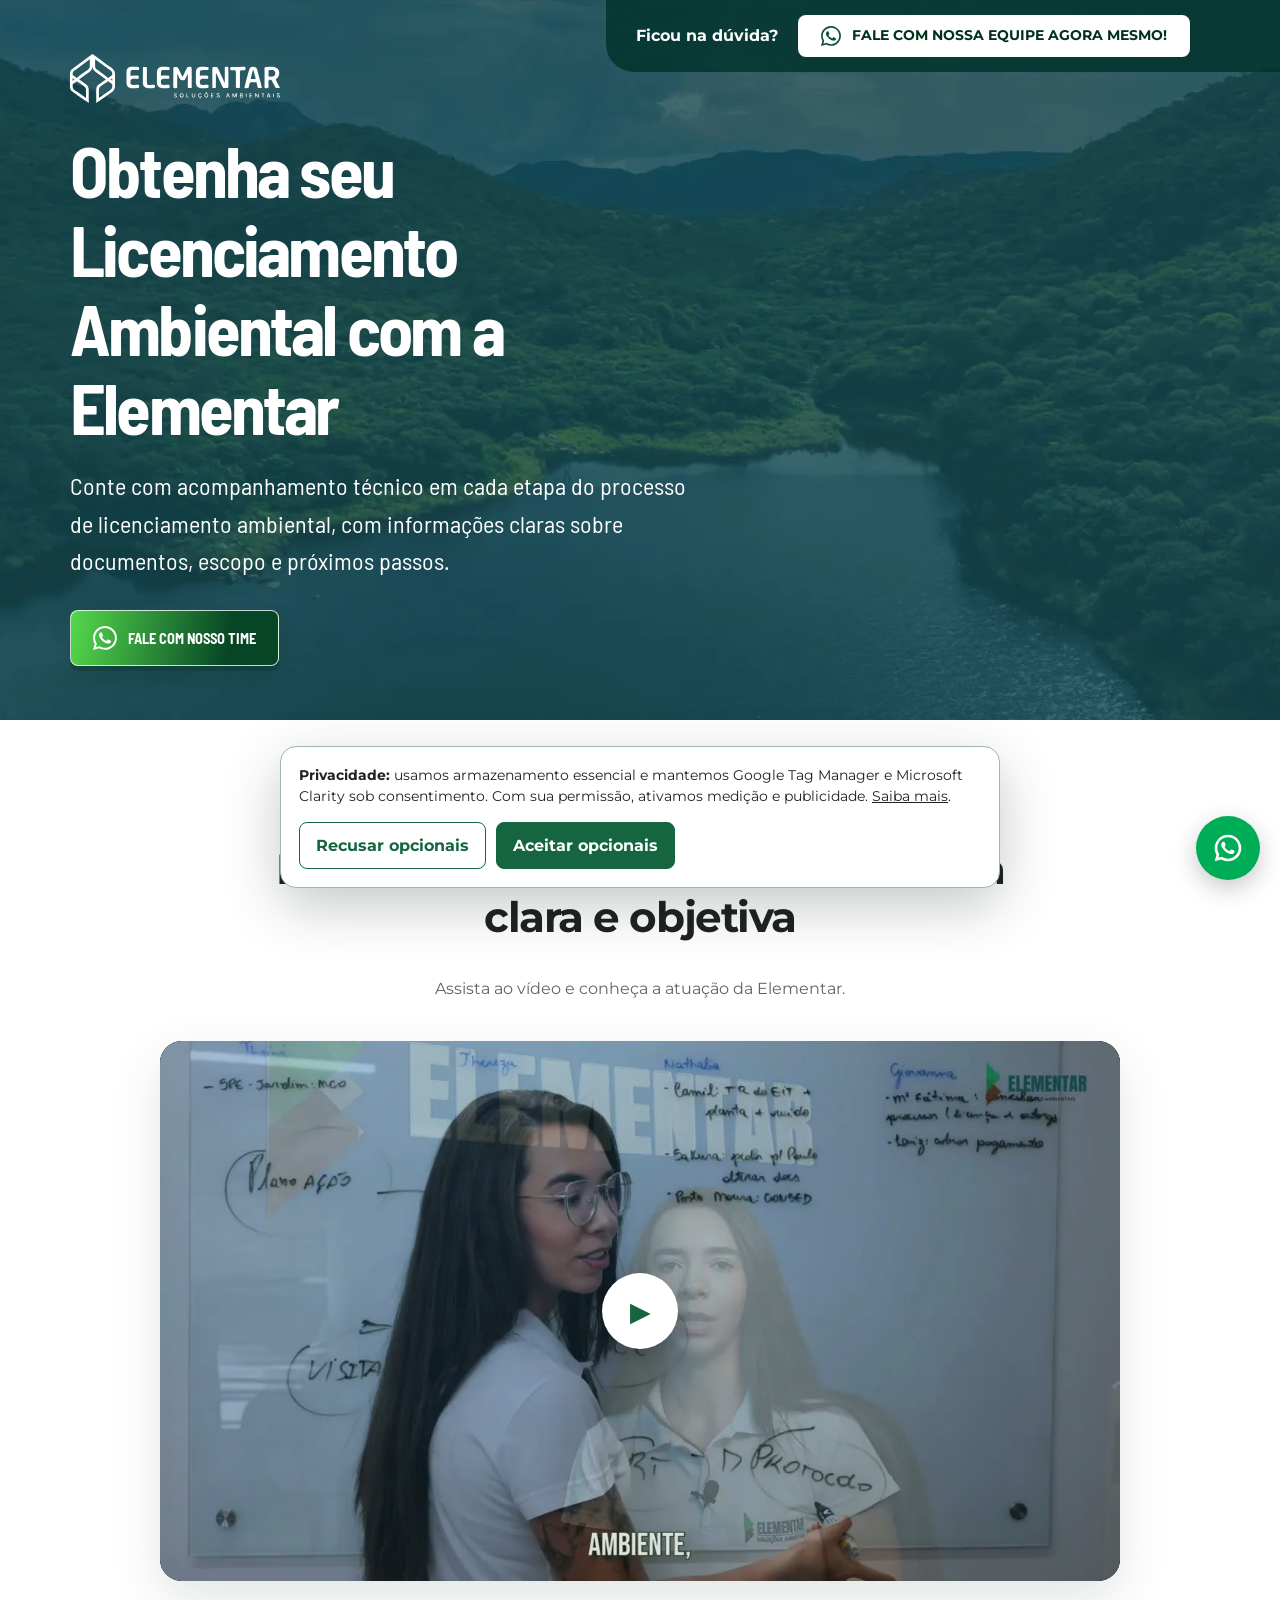
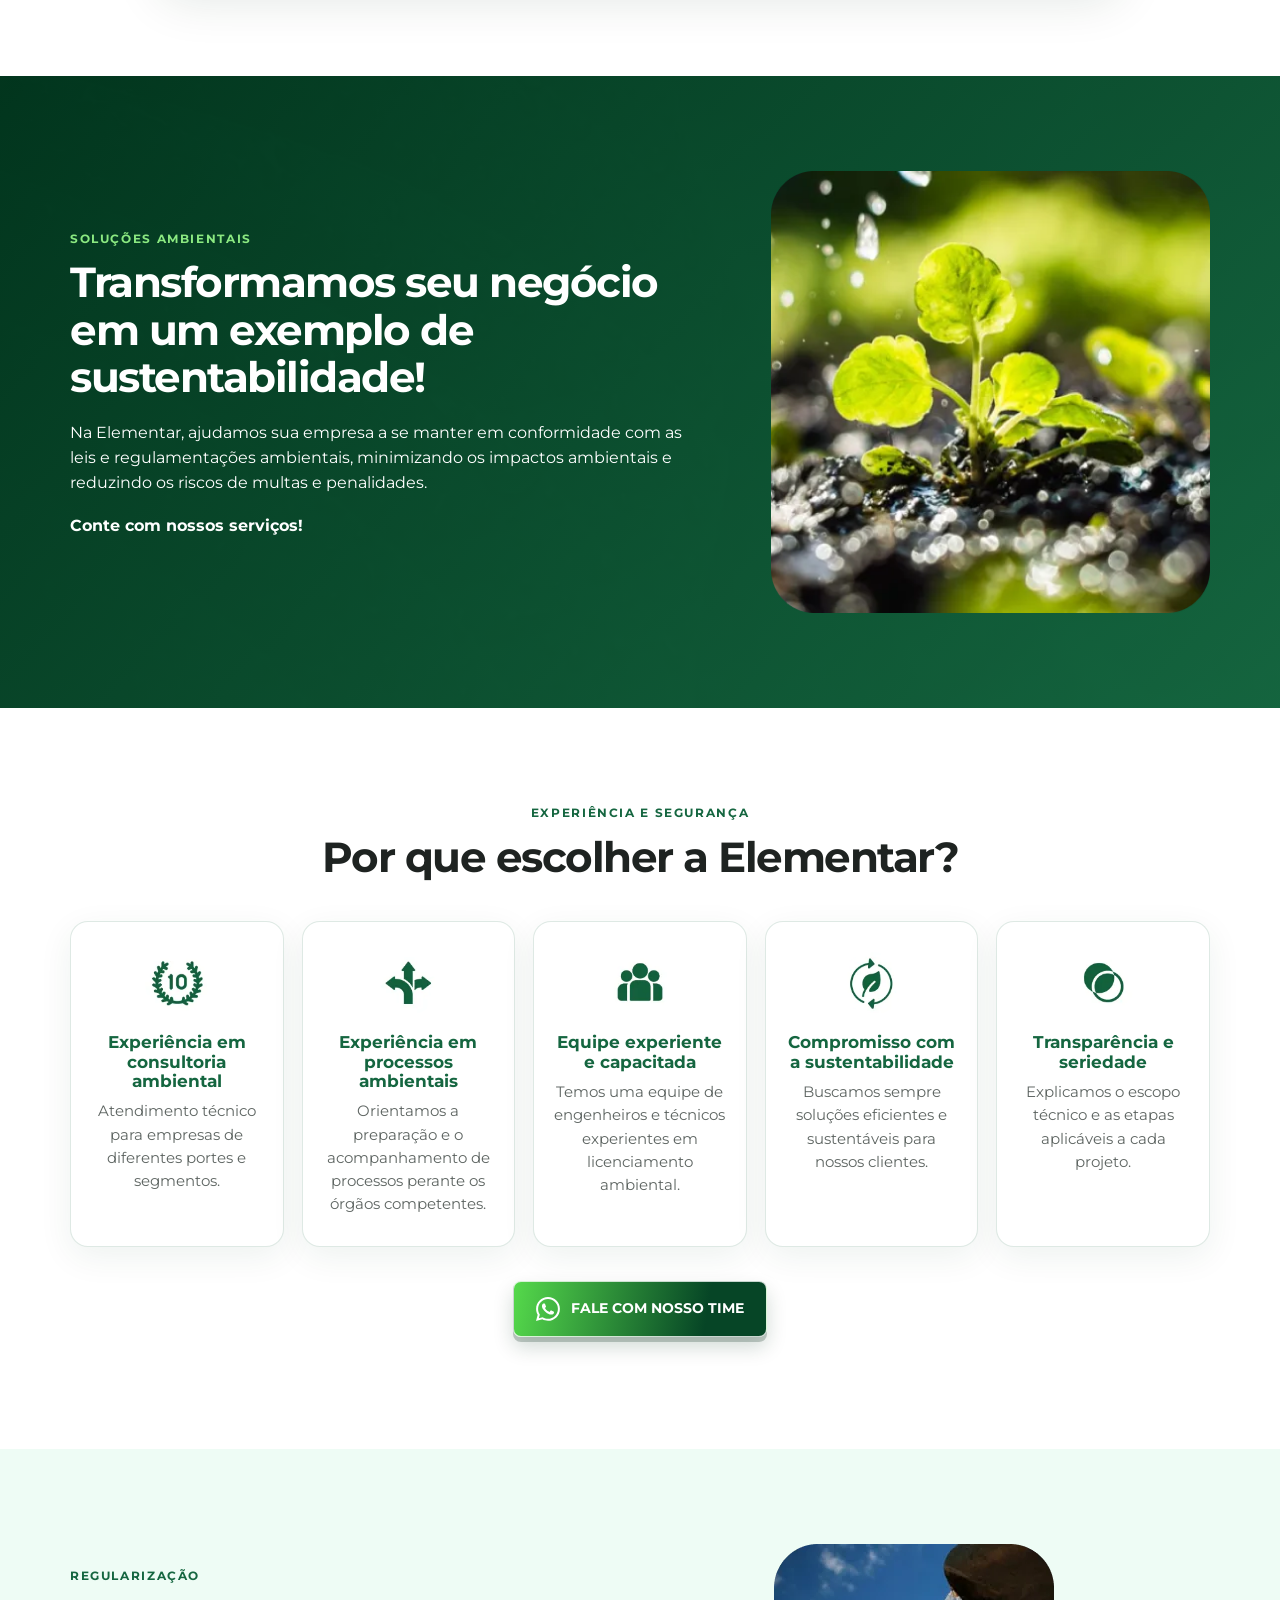
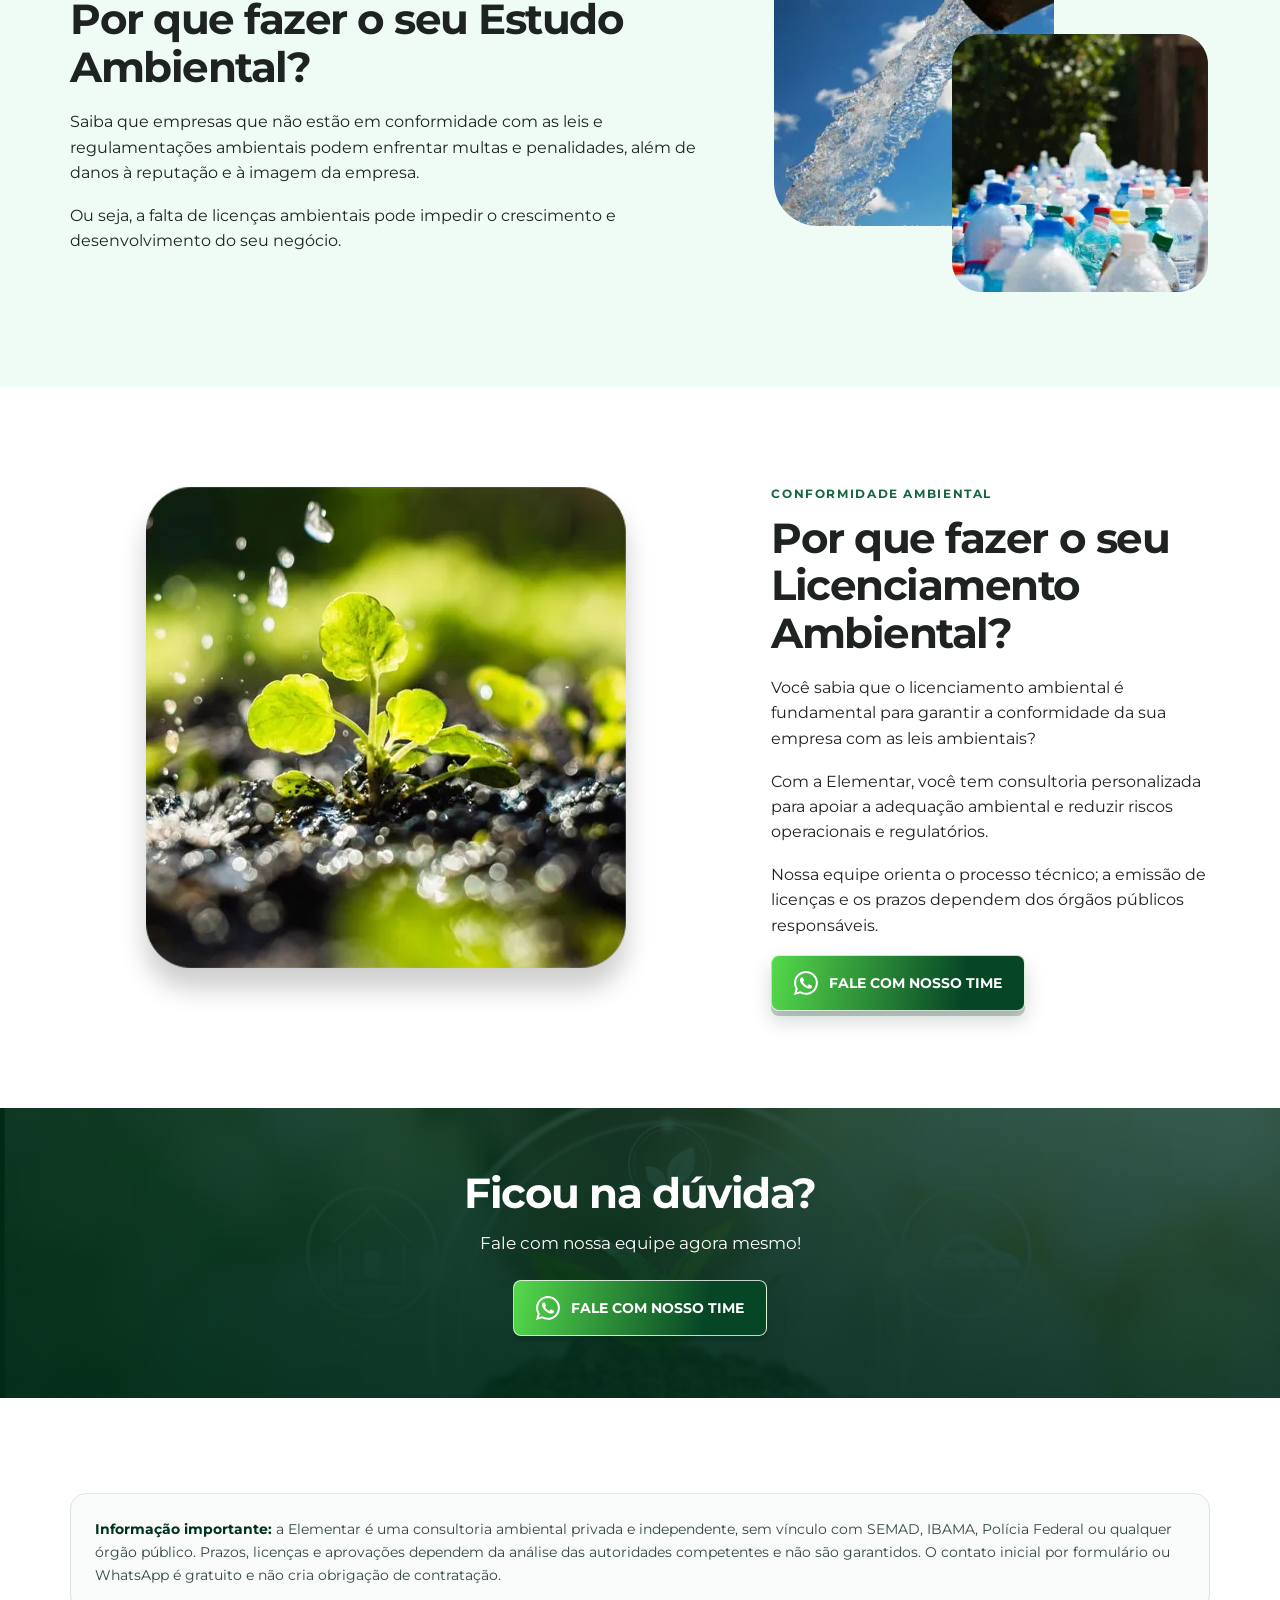
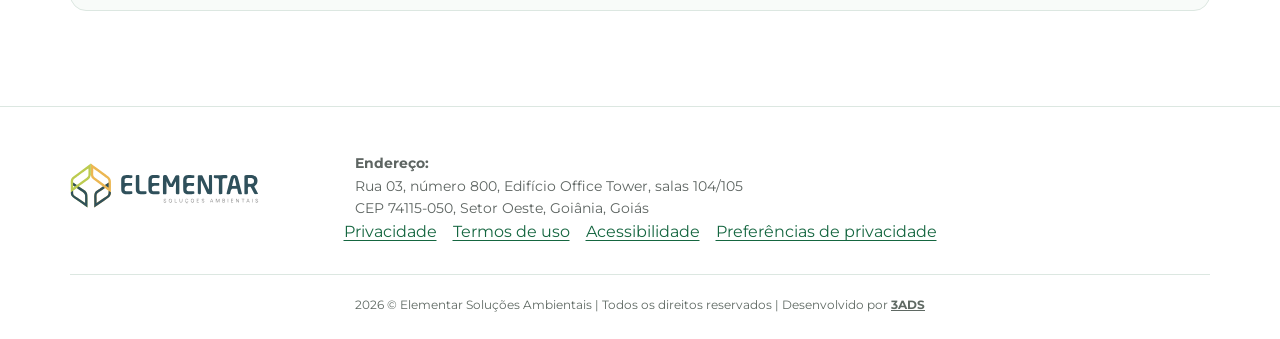
<file: licenciamento-ambiental-video/index.html>
<!doctype html><html data-gtm="GTM-TFSKCFTX" lang="pt-BR"><head><meta charset="utf-8"><meta content="width=device-width,initial-scale=1" name="viewport"><script>window.dataLayer=window.dataLayer||[],window.gtag=window.gtag||function(){window.dataLayer.push(arguments)},window.gtag("consent","default",{ad_storage:"denied",analytics_storage:"denied",ad_user_data:"denied",ad_personalization:"denied",functionality_storage:"granted",security_storage:"granted",wait_for_update:500}),function(e,a,t,n){e[n]=e[n]||[],e[n].push({"gtm.start":(new Date).getTime(),event:"gtm.js"});var d=a.getElementsByTagName(t)[0],i=a.createElement(t);i.async=!0,i.src="https://www.googletagmanager.com/gtm.js?id=GTM-TFSKCFTX",d.parentNode.insertBefore(i,d)}(window,document,"script","dataLayer")</script><title>Licenciamento ambiental: assista e entenda | Elementar</title><meta content="Assista e entenda como funciona o processo de licenciamento ambiental com a Elementar. Agilidade, transparência e suporte especializado." name="description"><link href="https://elementarla.com.br/licenciamento-ambiental-video/" rel="canonical"><meta content="website" property="og:type"><meta content="pt_BR" property="og:locale"><meta content="Licenciamento ambiental: assista e entenda | Elementar" property="og:title"><meta content="Entenda o licenciamento ambiental com a equipe especializada da Elementar." property="og:description"><meta content="https://elementarla.com.br/licenciamento-ambiental-video/" property="og:url"><meta content="https://elementarla.com.br/assets/images/hero-video.webp" property="og:image"><meta content="summary_large_image" name="twitter:card"><link href="../assets/images/favicon-elementar.svg" rel="icon" type="image/svg+xml"><link href="../assets/fonts/barlow-semi-condensed-700.woff2" rel="preload" as="font" crossorigin type="font/woff2"><link href="../assets/images/hero-video.webp" rel="preload" as="image"><link href="../assets/css/style.css?v=20260928-2" rel="stylesheet"><link href="../assets/css/tintim-button.css?v=20260928" rel="stylesheet"><script type="application/ld+json">{
        "@context": "https://schema.org",
        "@graph": [
          {
            "@type": "Service",
            "name": "Licenciamento ambiental",
            "provider": {
              "@type": "ProfessionalService",
              "name": "Elementar Soluções Ambientais",
              "url": "https://elementarla.com.br/"
            },
            "url": "https://elementarla.com.br/licenciamento-ambiental-video/"
          },
          {
            "@type": "VideoObject",
            "name": "Licenciamento ambiental com a Elementar",
            "description": "Vídeo sobre o processo de licenciamento ambiental.",
            "thumbnailUrl": "https://elementarla.com.br/assets/images/video-licenciamento.webp",
            "embedUrl": "https://www.youtube-nocookie.com/embed/WjKR6ADMZjU"
          }
        ]
      }</script></head><body><noscript><iframe src="https://www.googletagmanager.com/ns.html?id=GTM-TFSKCFTX" height="0" width="0" class="gtm-noscript" title="Google Tag Manager"></iframe></noscript><script>!function(t,a){if(!t.tt){t.tt=t.tt||{};var e=a.getElementsByTagName("head")[0],c=a.createElement("script");c.async=1,c.src="https://s.tintim.app/static/core/tintim-1.0.js",e.appendChild(c)}t.tt.accountCode="a0baf5ef-be3a-4a68-a04f-abd4ca4504fe"}(window,document)</script><a class="tintim-whatsapp-float" href="https://spar.3ads.com.br/l/atendimento-elementar-ywjd" target="_blank" rel="noopener noreferrer" aria-label="Falar com a Elementar pelo WhatsApp"><svg xmlns="http://www.w3.org/2000/svg" viewBox="0 0 24 24" fill="#fff" width="32" height="32" aria-hidden="true" focusable="false"><path d="M7.25361 18.4944L7.97834 18.917C9.18909 19.623 10.5651 20 12.001 20C16.4193 20 20.001 16.4183 20.001 12C20.001 7.58172 16.4193 4 12.001 4C7.5827 4 4.00098 7.58172 4.00098 12C4.00098 13.4363 4.37821 14.8128 5.08466 16.0238L5.50704 16.7478L4.85355 19.1494L7.25361 18.4944ZM2.00516 22L3.35712 17.0315C2.49494 15.5536 2.00098 13.8345 2.00098 12C2.00098 6.47715 6.47813 2 12.001 2C17.5238 2 22.001 6.47715 22.001 12C22.001 17.5228 17.5238 22 12.001 22C10.1671 22 8.44851 21.5064 6.97086 20.6447L2.00516 22ZM8.39232 7.30833C8.5262 7.29892 8.66053 7.29748 8.79459 7.30402C8.84875 7.30758 8.90265 7.31384 8.95659 7.32007C9.11585 7.33846 9.29098 7.43545 9.34986 7.56894C9.64818 8.24536 9.93764 8.92565 10.2182 9.60963C10.2801 9.76062 10.2428 9.95633 10.125 10.1457C10.0652 10.2428 9.97128 10.379 9.86248 10.5183C9.74939 10.663 9.50599 10.9291 9.50599 10.9291C9.50599 10.9291 9.40738 11.0473 9.44455 11.1944C9.45903 11.25 9.50521 11.331 9.54708 11.3991C9.57027 11.4368 9.5918 11.4705 9.60577 11.4938C9.86169 11.9211 10.2057 12.3543 10.6259 12.7616C10.7463 12.8783 10.8631 12.9974 10.9887 13.108C11.457 13.5209 11.9868 13.8583 12.559 14.1082L12.5641 14.1105C12.6486 14.1469 12.692 14.1668 12.8157 14.2193C12.8781 14.2457 12.9419 14.2685 13.0074 14.2858C13.0311 14.292 13.0554 14.2955 13.0798 14.2972C13.2415 14.3069 13.335 14.2032 13.3749 14.1555C14.0984 13.279 14.1646 13.2218 14.1696 13.2222V13.2238C14.2647 13.1236 14.4142 13.0888 14.5476 13.097C14.6085 13.1007 14.6691 13.1124 14.7245 13.1377C15.2563 13.3803 16.1258 13.7587 16.1258 13.7587L16.7073 14.0201C16.8047 14.0671 16.8936 14.1778 16.8979 14.2854C16.9005 14.3523 16.9077 14.4603 16.8838 14.6579C16.8525 14.9166 16.7738 15.2281 16.6956 15.3913C16.6406 15.5058 16.5694 15.6074 16.4866 15.6934C16.3743 15.81 16.2909 15.8808 16.1559 15.9814C16.0737 16.0426 16.0311 16.0714 16.0311 16.0714C15.8922 16.159 15.8139 16.2028 15.6484 16.2909C15.391 16.428 15.1066 16.5068 14.8153 16.5218C14.6296 16.5313 14.4444 16.5447 14.2589 16.5347C14.2507 16.5342 13.6907 16.4482 13.6907 16.4482C12.2688 16.0742 10.9538 15.3736 9.85034 14.402C9.62473 14.2034 9.4155 13.9885 9.20194 13.7759C8.31288 12.8908 7.63982 11.9364 7.23169 11.0336C7.03043 10.5884 6.90299 10.1116 6.90098 9.62098C6.89729 9.01405 7.09599 8.4232 7.46569 7.94186C7.53857 7.84697 7.60774 7.74855 7.72709 7.63586C7.85348 7.51651 7.93392 7.45244 8.02057 7.40811C8.13607 7.34902 8.26293 7.31742 8.39232 7.30833Z"/></svg> </a><a href="#conteudo" class="skip-link">Ir para o conteúdo</a><main id="conteudo"><section class="hero hero--video"><div class="floating-cta"><p>Ficou na dúvida?</p><a href="https://spar.3ads.com.br/l/atendimento-elementar-ywjd" target="_blank" class="button button--compact" rel="noopener noreferrer"><img alt="" height="24" src="../assets/images/whatsapp.svg" width="24" class="wa-icon" aria-hidden="true">Fale com nossa equipe agora mesmo!</a></div><div class="container hero__grid"><div class="hero__copy"><img alt="Elementar Soluções Ambientais" height="512" src="../assets/images/logo-elementar-branca.svg" width="2081" class="hero__logo"><h1>Obtenha seu Licenciamento Ambiental com a Elementar</h1><p class="hero__lead">Conte com acompanhamento técnico em cada etapa do processo de licenciamento ambiental, com informações claras sobre documentos, escopo e próximos passos.</p><a href="https://spar.3ads.com.br/l/atendimento-elementar-ywjd" target="_blank" class="button" rel="noopener noreferrer"><img alt="" height="24" src="../assets/images/whatsapp.svg" width="24" class="wa-icon" aria-hidden="true">Fale com nosso time</a></div></div></section><section class="section"><div class="container"><div class="reveal section-title"><span class="eyebrow">Entenda o processo</span><h2>Licenciamento ambiental de forma clara e objetiva</h2><p>Assista ao vídeo e conheça a atuação da Elementar.</p></div><div class="reveal video-frame"><button type="button" class="video-poster" aria-label="Reproduzir vídeo sobre licenciamento ambiental" data-title="Licenciamento ambiental com a Elementar" data-youtube="WjKR6ADMZjU"><img alt="Capa do vídeo sobre licenciamento ambiental" height="720" src="../assets/images/video-licenciamento.webp" width="1280"></button></div></div></section><section class="section section--green"><div class="container split"><div class="reveal split__copy"><span class="eyebrow">Soluções ambientais</span><h2>Transformamos seu negócio em um exemplo de sustentabilidade!</h2><p>Na Elementar, ajudamos sua empresa a se manter em conformidade com as leis e regulamentações ambientais, minimizando os impactos ambientais e reduzindo os riscos de multas e penalidades.</p><p><strong>Conte com nossos serviços!</strong></p></div><img alt="Muda representando sustentabilidade ambiental" height="446" src="../assets/images/muda-sustentabilidade.webp" width="443" class="reveal split__media" loading="lazy"></div></section><section class="section"><div class="container"><div class="reveal section-title"><span class="eyebrow">Experiência e segurança</span><h2>Por que escolher a Elementar?</h2></div><div class="benefit-grid"><article class="reveal benefit-card"><img alt="Ícone de experiência" height="99" src="../assets/images/beneficio-1.webp" width="99" loading="lazy"><h3>Experiência em consultoria ambiental</h3><p>Atendimento técnico para empresas de diferentes portes e segmentos.</p></article><article class="reveal benefit-card"><img alt="Ícone de processo" height="99" src="../assets/images/beneficio-2.webp" width="100" loading="lazy"><h3>Experiência em processos ambientais</h3><p>Orientamos a preparação e o acompanhamento de processos perante os órgãos competentes.</p></article><article class="reveal benefit-card"><img alt="Ícone de equipe" height="99" src="../assets/images/beneficio-3.webp" width="100" loading="lazy"><h3>Equipe experiente e capacitada</h3><p>Temos uma equipe de engenheiros e técnicos experientes em licenciamento ambiental.</p></article><article class="reveal benefit-card"><img alt="Ícone de sustentabilidade" height="99" src="../assets/images/beneficio-4.webp" width="100" loading="lazy"><h3>Compromisso com a sustentabilidade</h3><p>Buscamos sempre soluções eficientes e sustentáveis para nossos clientes.</p></article><article class="reveal benefit-card"><img alt="Ícone de transparência" height="99" src="../assets/images/beneficio-5.webp" width="100" loading="lazy"><h3>Transparência e seriedade</h3><p>Explicamos o escopo técnico e as etapas aplicáveis a cada projeto.</p></article></div><p class="center mt-34"><a href="https://spar.3ads.com.br/l/atendimento-elementar-ywjd" target="_blank" class="button" rel="noopener noreferrer"><img alt="" height="24" src="../assets/images/whatsapp.svg" width="24" class="wa-icon" aria-hidden="true">Fale com nosso time</a></p></div></section><section class="section section--soft"><div class="container split"><div class="reveal split__copy"><span class="eyebrow">Regularização</span><h2>Por que fazer o seu Estudo Ambiental?</h2><p>Saiba que empresas que não estão em conformidade com as leis e regulamentações ambientais podem enfrentar multas e penalidades, além de danos à reputação e à imagem da empresa.</p><p>Ou seja, a falta de licenças ambientais pode impedir o crescimento e desenvolvimento do seu negócio.</p></div><img alt="Água e gestão de resíduos ambientais" height="348" src="../assets/images/agua-residuos.webp" width="434" class="reveal split__media" loading="lazy"></div></section><section class="section"><div class="container split split--reverse"><img alt="Atendimento especializado em licenciamento ambiental" height="531" src="../assets/images/licenciamento-ambiental.webp" width="530" class="reveal feature-image" loading="lazy"><div class="reveal split__copy"><span class="eyebrow">Conformidade ambiental</span><h2>Por que fazer o seu Licenciamento Ambiental?</h2><p>Você sabia que o licenciamento ambiental é fundamental para garantir a conformidade da sua empresa com as leis ambientais?</p><p>Com a Elementar, você tem consultoria personalizada para apoiar a adequação ambiental e reduzir riscos operacionais e regulatórios.</p><p>Nossa equipe orienta o processo técnico; a emissão de licenças e os prazos dependem dos órgãos públicos responsáveis.</p><a href="https://spar.3ads.com.br/l/atendimento-elementar-ywjd" target="_blank" class="button" rel="noopener noreferrer"><img alt="" height="24" src="../assets/images/whatsapp.svg" width="24" class="wa-icon" aria-hidden="true">Fale com nosso time</a></div></div></section><section class="cta-band"><div class="reveal container"><h2>Ficou na dúvida?</h2><p>Fale com nossa equipe agora mesmo!</p><a href="https://spar.3ads.com.br/l/atendimento-elementar-ywjd" target="_blank" class="button" rel="noopener noreferrer"><img alt="" height="24" src="../assets/images/whatsapp.svg" width="24" class="wa-icon" aria-hidden="true">Fale com nosso time</a></div></section><section class="section"><div class="container"><div class="reveal disclosure"><strong>Informação importante:</strong> a Elementar é uma consultoria ambiental privada e independente, sem vínculo com SEMAD, IBAMA, Polícia Federal ou qualquer órgão público. Prazos, licenças e aprovações dependem da análise das autoridades competentes e não são garantidos. O contato inicial por formulário ou WhatsApp é gratuito e não cria obrigação de contratação.</div></div></section></main><footer class="footer"><div class="container"><div class="footer__grid"><img alt="Elementar Soluções Ambientais" height="512" src="../assets/images/logo-elementar.svg" width="2081" class="footer__logo" loading="lazy"><address><strong>Endereço:</strong><br>Rua 03, número 800, Edifício Office Tower, salas 104/105<br>CEP 74115-050, Setor Oeste, Goiânia, Goiás</address></div><nav aria-label="Informações legais" class="footer__links"><a href="../politica-de-privacidade.html">Privacidade</a><a href="../termos-de-uso.html">Termos de uso</a><a href="../acessibilidade.html">Acessibilidade</a><button type="button" class="link-button" data-consent-manage>Preferências de privacidade</button></nav><div class="footer__bottom">2026 © Elementar Soluções Ambientais | Todos os direitos reservados | Desenvolvido por <a href="https://3ads.com.br/" rel="noopener">3ADS</a></div></div></footer><div class="consent-banner" aria-label="Preferências de privacidade" data-consent-banner hidden role="dialog"><p><strong>Privacidade:</strong> usamos armazenamento essencial e mantemos Google Tag Manager e Microsoft Clarity sob consentimento. Com sua permissão, ativamos medição e publicidade. <a href="../politica-de-privacidade.html">Saiba mais</a>.</p><div class="consent-actions"><button type="button" data-consent-reject>Recusar opcionais</button><button type="button" class="consent-accept" data-consent-accept>Aceitar opcionais</button></div></div><script defer="defer" src="../assets/js/app.js?v=20261015-1"></script></body></html>
</file>
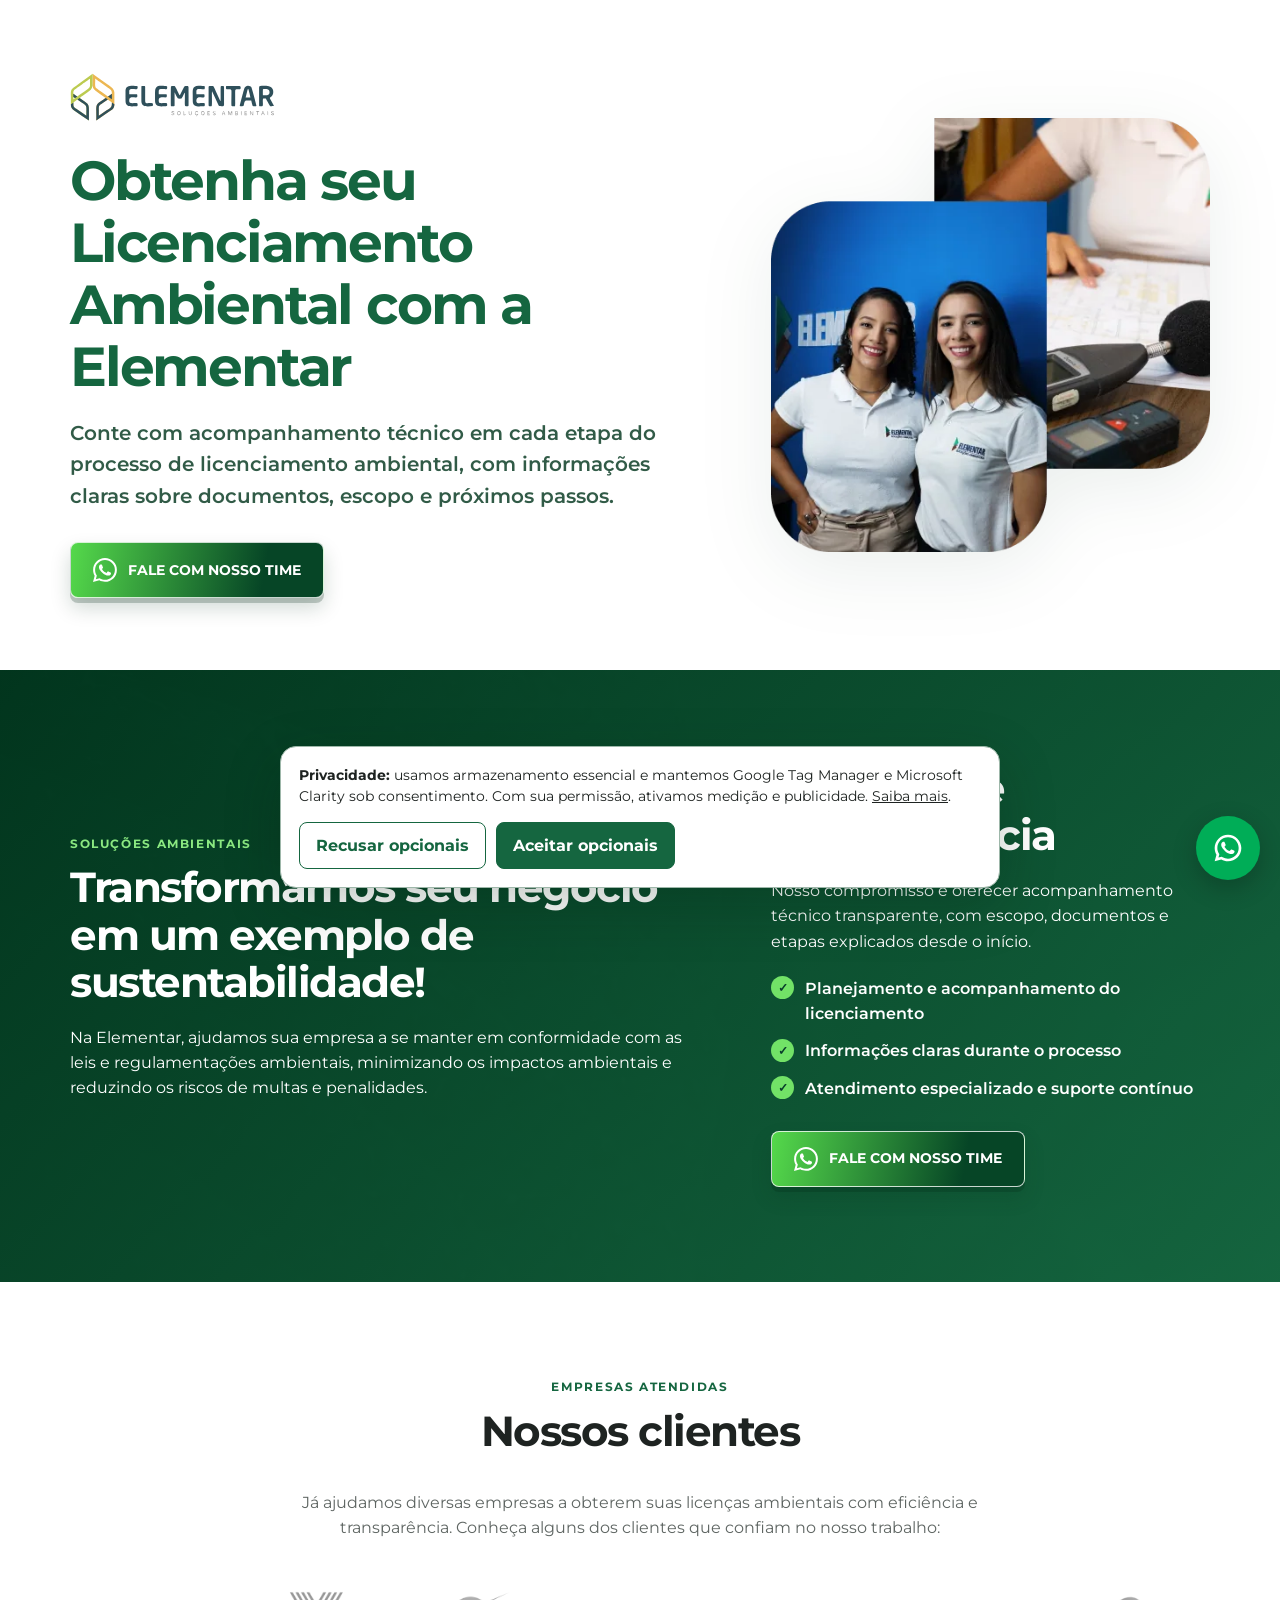
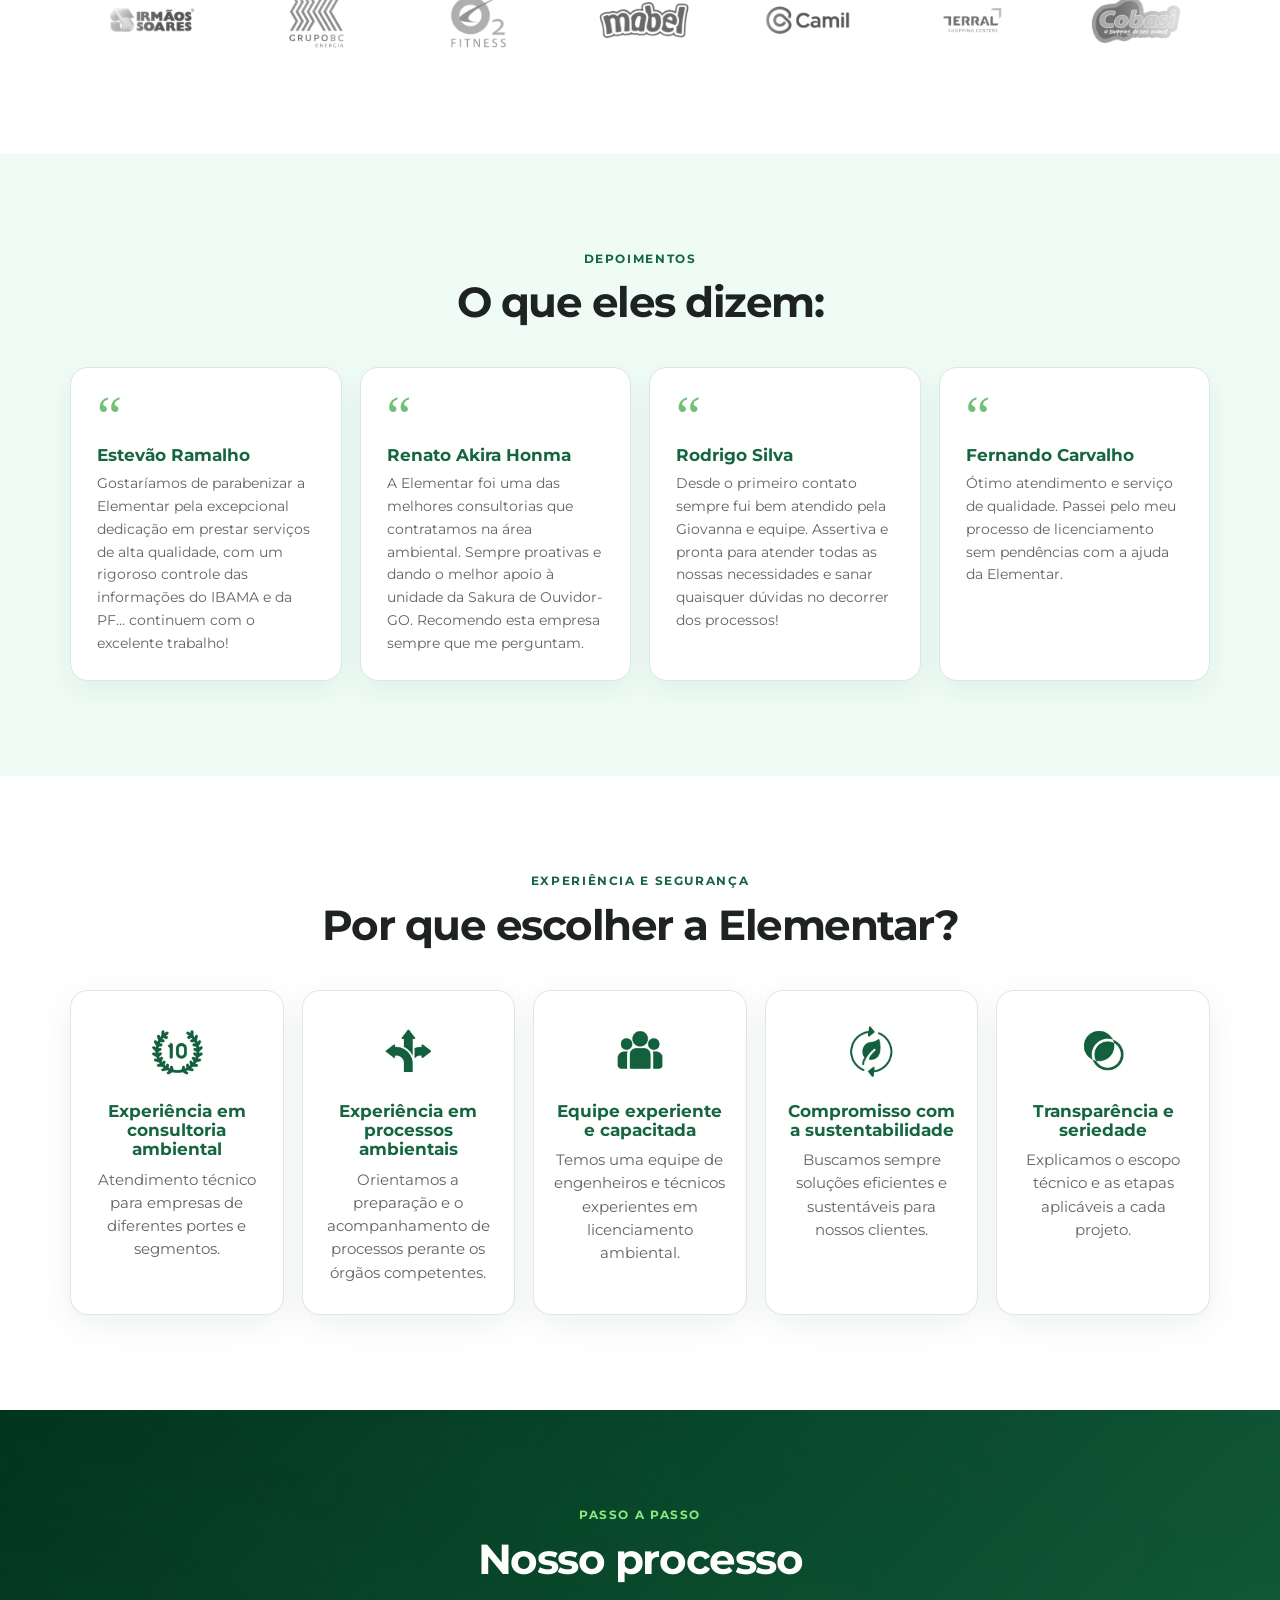
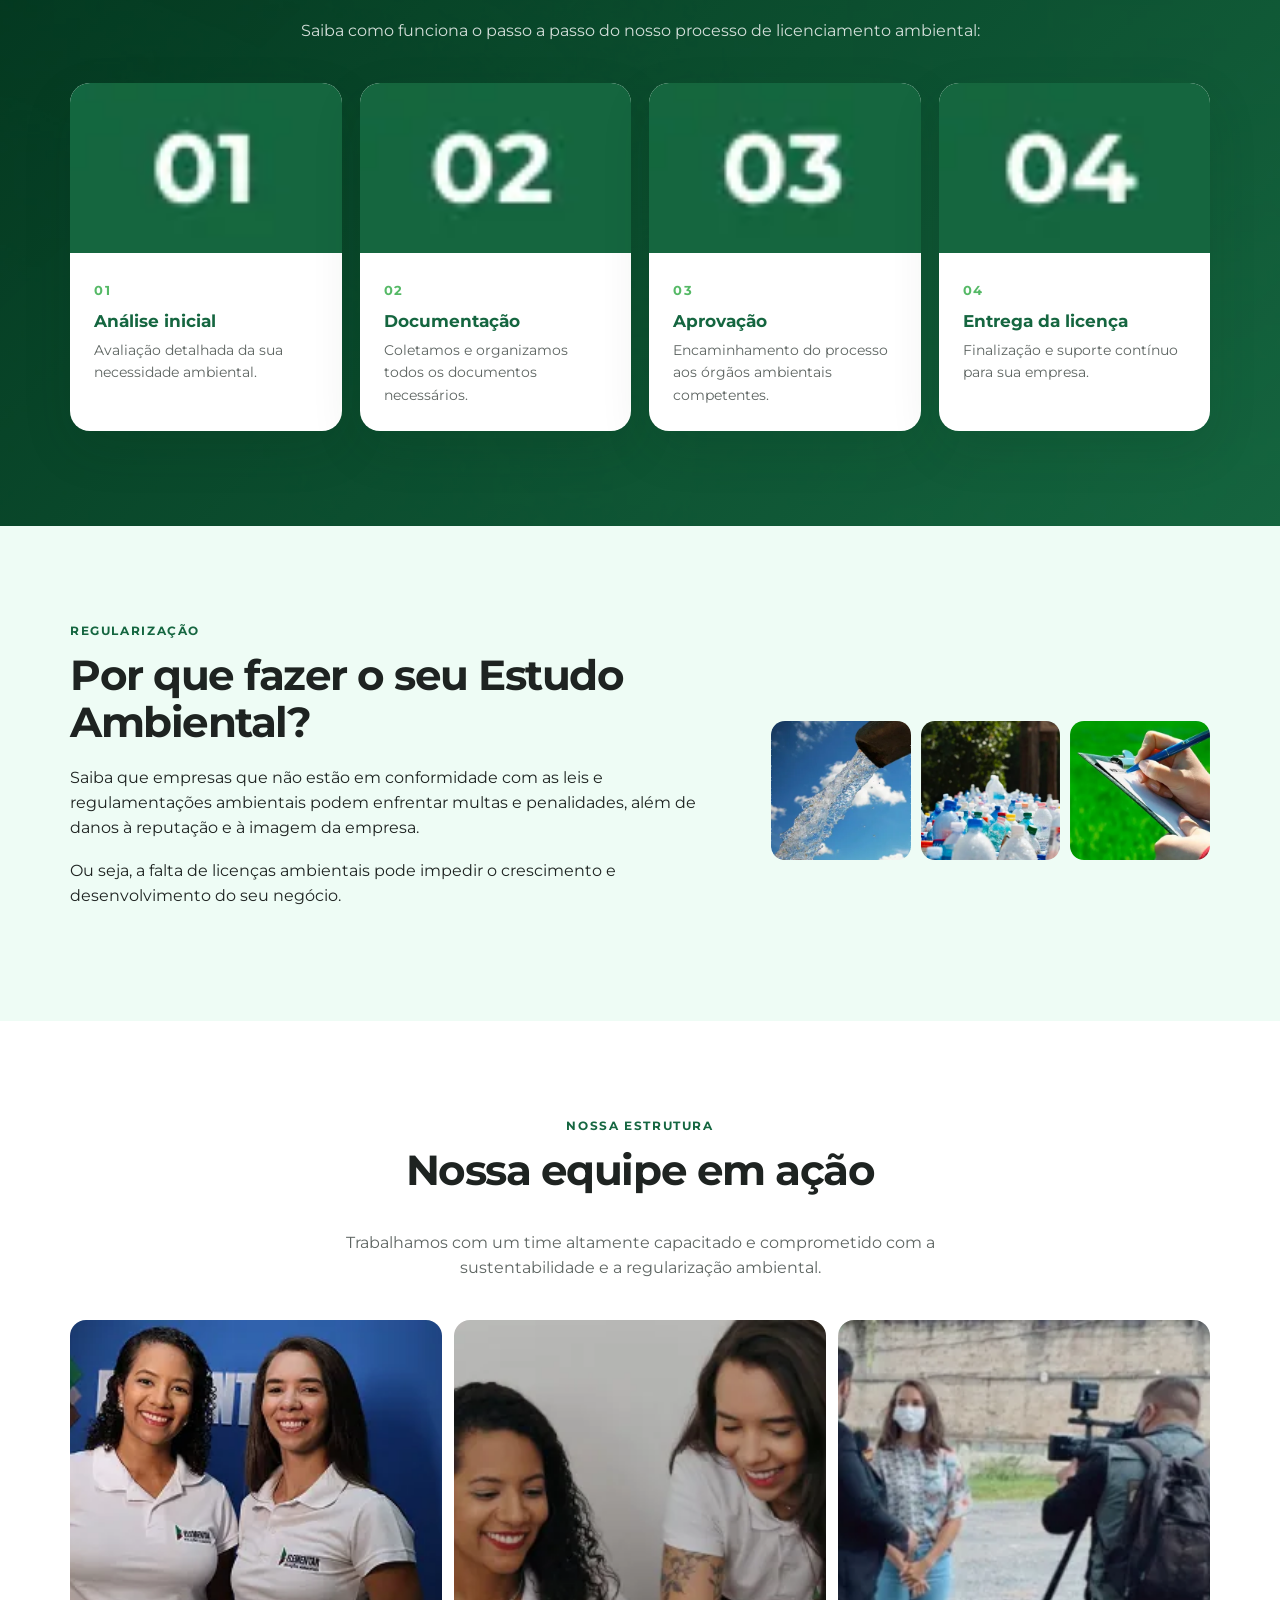
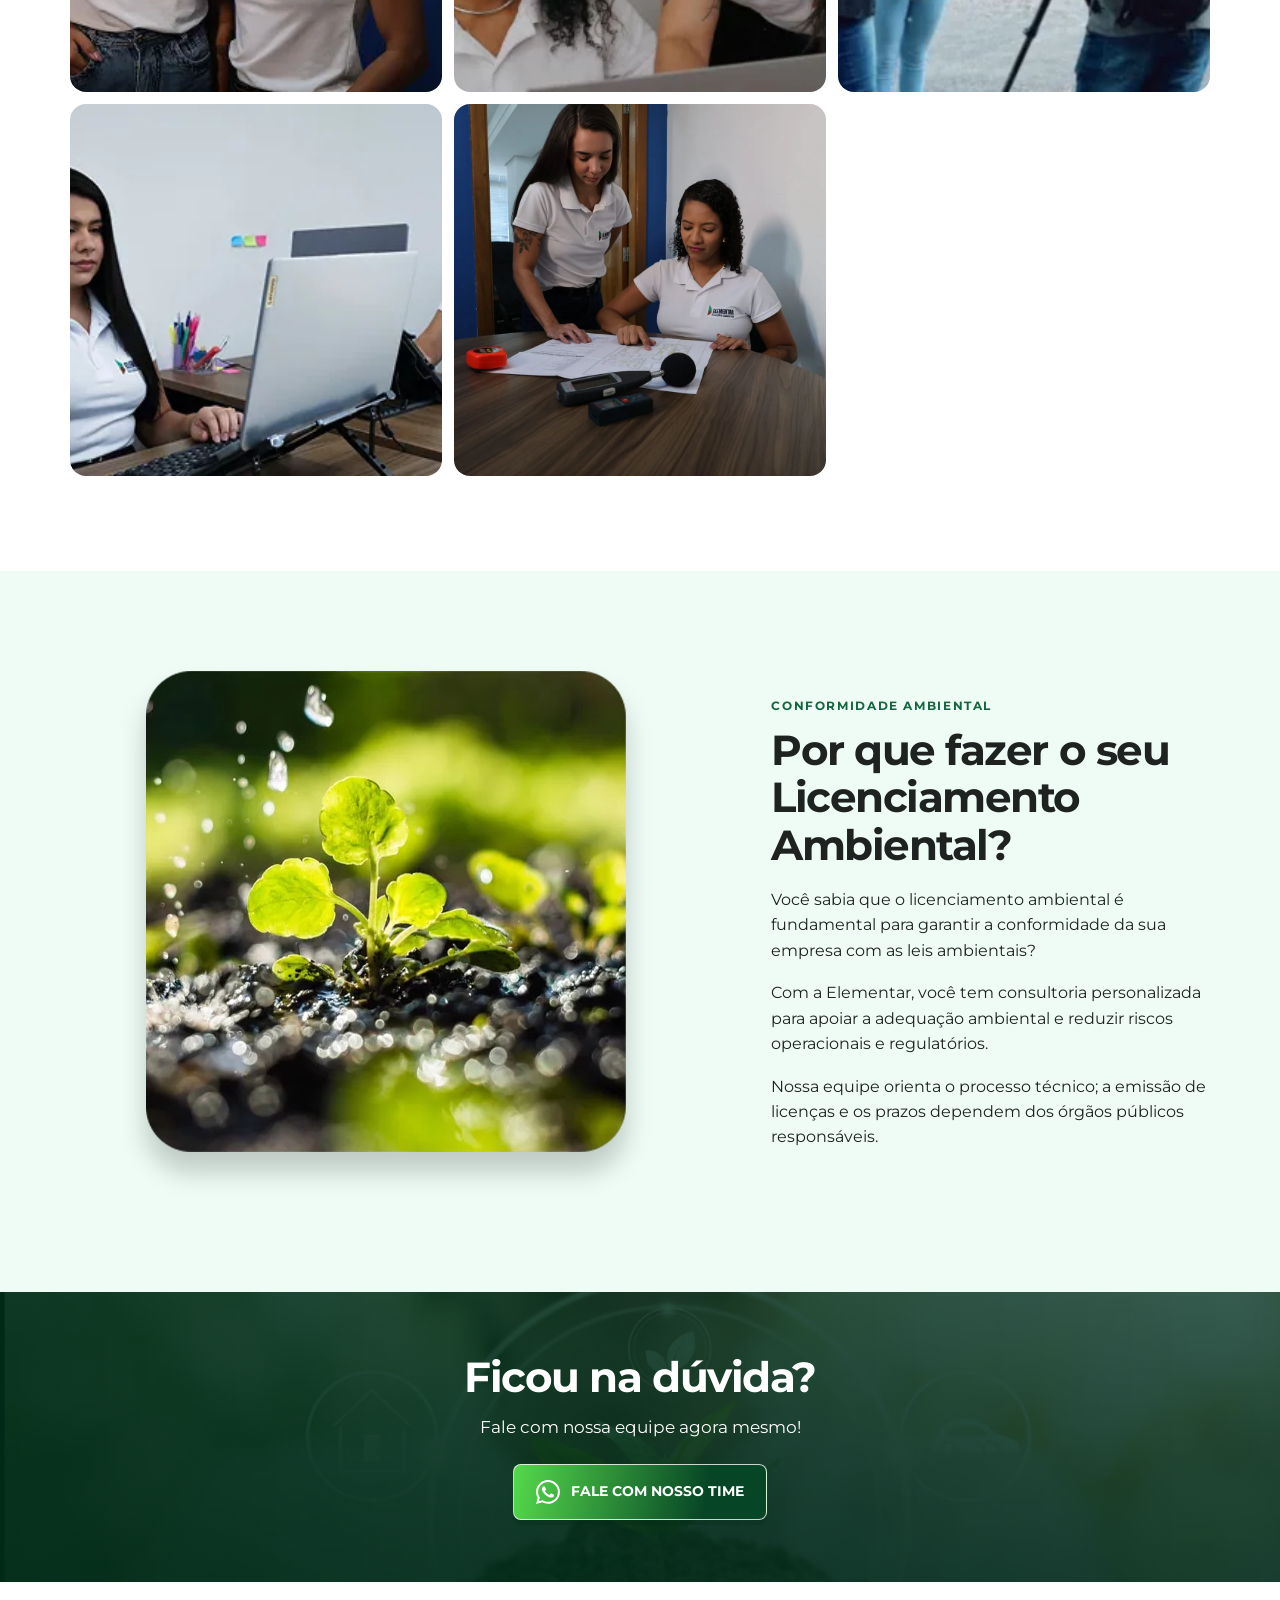
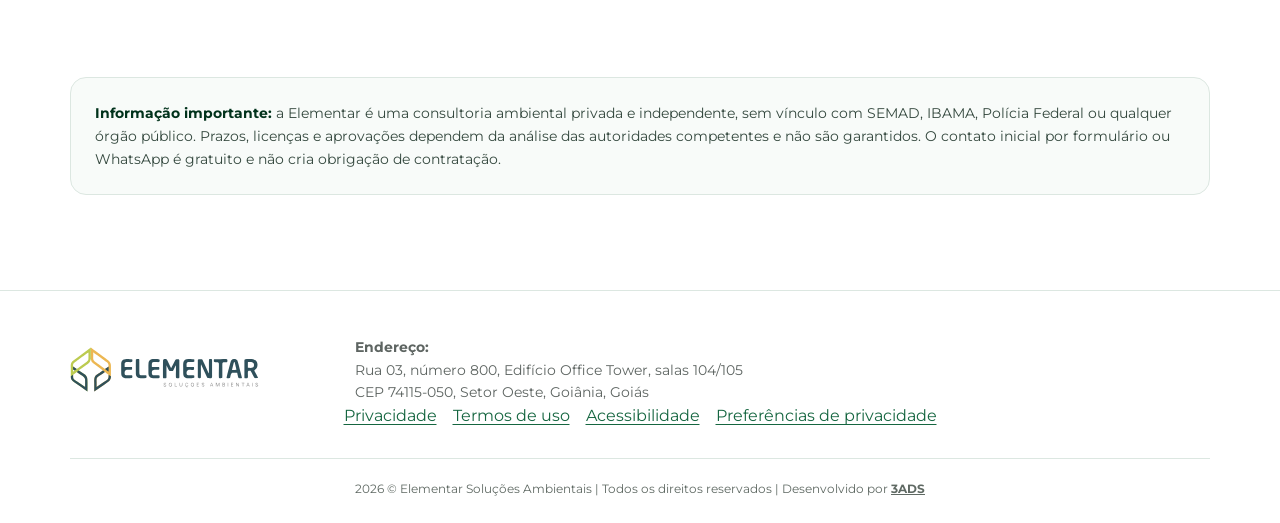
<file: licenciamento-ambiental-wp/index.html>
<!doctype html><html data-gtm="GTM-TFSKCFTX" lang="pt-BR"><head><meta charset="utf-8"><meta content="width=device-width,initial-scale=1" name="viewport"><script>window.dataLayer=window.dataLayer||[],window.gtag=window.gtag||function(){window.dataLayer.push(arguments)},window.gtag("consent","default",{ad_storage:"denied",analytics_storage:"denied",ad_user_data:"denied",ad_personalization:"denied",functionality_storage:"granted",security_storage:"granted",wait_for_update:500}),function(e,a,t,n){e[n]=e[n]||[],e[n].push({"gtm.start":(new Date).getTime(),event:"gtm.js"});var d=a.getElementsByTagName(t)[0],i=a.createElement(t);i.async=!0,i.src="https://www.googletagmanager.com/gtm.js?id=GTM-TFSKCFTX",d.parentNode.insertBefore(i,d)}(window,document,"script","dataLayer")</script><title>Licenciamento ambiental com agilidade e transparência | Elementar</title><meta content="Conheça o processo de licenciamento ambiental da Elementar, com equipe especializada, transparência e suporte contínuo." name="description"><link href="https://elementarla.com.br/licenciamento-ambiental-wp/" rel="canonical"><meta content="website" property="og:type"><meta content="pt_BR" property="og:locale"><meta content="Licenciamento ambiental com agilidade e transparência | Elementar" property="og:title"><meta content="Conheça o processo de licenciamento ambiental da Elementar, com equipe especializada e suporte contínuo." property="og:description"><meta content="https://elementarla.com.br/licenciamento-ambiental-wp/" property="og:url"><meta content="https://elementarla.com.br/assets/images/equipe-licenciamento.webp" property="og:image"><meta content="summary_large_image" name="twitter:card"><link href="../assets/images/favicon-elementar.svg" rel="icon" type="image/svg+xml"><link href="../assets/fonts/montserrat-latin.woff2" rel="preload" as="font" crossorigin type="font/woff2"><link href="../assets/images/equipe-licenciamento.webp" rel="preload" as="image"><link href="../assets/css/style.css?v=20260928-2" rel="stylesheet"><link href="../assets/css/tintim-button.css?v=20260928" rel="stylesheet"><script type="application/ld+json">{
        "@context": "https://schema.org",
        "@type": "Service",
        "name": "Licenciamento ambiental",
        "description": "Licenciamento ambiental com atendimento especializado, transparência e suporte contínuo.",
        "provider": {
          "@type": "ProfessionalService",
          "name": "Elementar Soluções Ambientais",
          "url": "https://elementarla.com.br/",
          "address": {
            "@type": "PostalAddress",
            "streetAddress": "Rua 03, número 800, Edifício Office Tower, salas 104/105",
            "addressLocality": "Goiânia",
            "addressRegion": "GO",
            "postalCode": "74115-050",
            "addressCountry": "BR"
          }
        },
        "url": "https://elementarla.com.br/licenciamento-ambiental-wp/"
      }</script></head><body><noscript><iframe src="https://www.googletagmanager.com/ns.html?id=GTM-TFSKCFTX" height="0" width="0" class="gtm-noscript" title="Google Tag Manager"></iframe></noscript><script>!function(t,a){if(!t.tt){t.tt=t.tt||{};var e=a.getElementsByTagName("head")[0],c=a.createElement("script");c.async=1,c.src="https://s.tintim.app/static/core/tintim-1.0.js",e.appendChild(c)}t.tt.accountCode="a0baf5ef-be3a-4a68-a04f-abd4ca4504fe"}(window,document)</script><a class="tintim-whatsapp-float" href="https://spar.3ads.com.br/l/atendimento-elementar-ywjd" target="_blank" rel="noopener noreferrer" aria-label="Falar com a Elementar pelo WhatsApp"><svg xmlns="http://www.w3.org/2000/svg" viewBox="0 0 24 24" fill="#fff" width="32" height="32" aria-hidden="true" focusable="false"><path d="M7.25361 18.4944L7.97834 18.917C9.18909 19.623 10.5651 20 12.001 20C16.4193 20 20.001 16.4183 20.001 12C20.001 7.58172 16.4193 4 12.001 4C7.5827 4 4.00098 7.58172 4.00098 12C4.00098 13.4363 4.37821 14.8128 5.08466 16.0238L5.50704 16.7478L4.85355 19.1494L7.25361 18.4944ZM2.00516 22L3.35712 17.0315C2.49494 15.5536 2.00098 13.8345 2.00098 12C2.00098 6.47715 6.47813 2 12.001 2C17.5238 2 22.001 6.47715 22.001 12C22.001 17.5228 17.5238 22 12.001 22C10.1671 22 8.44851 21.5064 6.97086 20.6447L2.00516 22ZM8.39232 7.30833C8.5262 7.29892 8.66053 7.29748 8.79459 7.30402C8.84875 7.30758 8.90265 7.31384 8.95659 7.32007C9.11585 7.33846 9.29098 7.43545 9.34986 7.56894C9.64818 8.24536 9.93764 8.92565 10.2182 9.60963C10.2801 9.76062 10.2428 9.95633 10.125 10.1457C10.0652 10.2428 9.97128 10.379 9.86248 10.5183C9.74939 10.663 9.50599 10.9291 9.50599 10.9291C9.50599 10.9291 9.40738 11.0473 9.44455 11.1944C9.45903 11.25 9.50521 11.331 9.54708 11.3991C9.57027 11.4368 9.5918 11.4705 9.60577 11.4938C9.86169 11.9211 10.2057 12.3543 10.6259 12.7616C10.7463 12.8783 10.8631 12.9974 10.9887 13.108C11.457 13.5209 11.9868 13.8583 12.559 14.1082L12.5641 14.1105C12.6486 14.1469 12.692 14.1668 12.8157 14.2193C12.8781 14.2457 12.9419 14.2685 13.0074 14.2858C13.0311 14.292 13.0554 14.2955 13.0798 14.2972C13.2415 14.3069 13.335 14.2032 13.3749 14.1555C14.0984 13.279 14.1646 13.2218 14.1696 13.2222V13.2238C14.2647 13.1236 14.4142 13.0888 14.5476 13.097C14.6085 13.1007 14.6691 13.1124 14.7245 13.1377C15.2563 13.3803 16.1258 13.7587 16.1258 13.7587L16.7073 14.0201C16.8047 14.0671 16.8936 14.1778 16.8979 14.2854C16.9005 14.3523 16.9077 14.4603 16.8838 14.6579C16.8525 14.9166 16.7738 15.2281 16.6956 15.3913C16.6406 15.5058 16.5694 15.6074 16.4866 15.6934C16.3743 15.81 16.2909 15.8808 16.1559 15.9814C16.0737 16.0426 16.0311 16.0714 16.0311 16.0714C15.8922 16.159 15.8139 16.2028 15.6484 16.2909C15.391 16.428 15.1066 16.5068 14.8153 16.5218C14.6296 16.5313 14.4444 16.5447 14.2589 16.5347C14.2507 16.5342 13.6907 16.4482 13.6907 16.4482C12.2688 16.0742 10.9538 15.3736 9.85034 14.402C9.62473 14.2034 9.4155 13.9885 9.20194 13.7759C8.31288 12.8908 7.63982 11.9364 7.23169 11.0336C7.03043 10.5884 6.90299 10.1116 6.90098 9.62098C6.89729 9.01405 7.09599 8.4232 7.46569 7.94186C7.53857 7.84697 7.60774 7.74855 7.72709 7.63586C7.85348 7.51651 7.93392 7.45244 8.02057 7.40811C8.13607 7.34902 8.26293 7.31742 8.39232 7.30833Z"/></svg> </a><a href="#conteudo" class="skip-link">Ir para o conteúdo</a><main id="conteudo"><section class="hero hero--white"><div class="container hero__grid"><div class="hero__copy"><img alt="Elementar Soluções Ambientais" src="../assets/images/logo-elementar.svg" height="512" width="2081" class="hero__logo"><h1>Obtenha seu Licenciamento Ambiental com a Elementar</h1><p class="hero__lead">Conte com acompanhamento técnico em cada etapa do processo de licenciamento ambiental, com informações claras sobre documentos, escopo e próximos passos.</p><a href="https://spar.3ads.com.br/l/atendimento-elementar-ywjd" target="_blank" class="button" rel="noopener noreferrer"><img alt="" src="../assets/images/whatsapp.svg" height="24" width="24" class="wa-icon" aria-hidden="true">Fale com nosso time</a></div><img alt="Equipe da Elementar em atividade técnica" src="../assets/images/equipe-licenciamento.webp" height="495" width="500" class="hero__image"></div></section><section class="section section--green"><div class="container split"><div class="reveal split__copy"><span class="eyebrow">Soluções ambientais</span><h2>Transformamos seu negócio em um exemplo de sustentabilidade!</h2><p>Na Elementar, ajudamos sua empresa a se manter em conformidade com as leis e regulamentações ambientais, minimizando os impactos ambientais e reduzindo os riscos de multas e penalidades.</p></div><div class="reveal split__copy"><h2>Agilidade e transparência</h2><p>Nosso compromisso é oferecer acompanhamento técnico transparente, com escopo, documentos e etapas explicados desde o início.</p><ul class="check-list"><li>Planejamento e acompanhamento do licenciamento</li><li>Informações claras durante o processo</li><li>Atendimento especializado e suporte contínuo</li></ul><a href="https://spar.3ads.com.br/l/atendimento-elementar-ywjd" target="_blank" class="button" rel="noopener noreferrer"><img alt="" src="../assets/images/whatsapp.svg" height="24" width="24" class="wa-icon" aria-hidden="true">Fale com nosso time</a></div></div></section><section class="section"><div class="container"><div class="reveal section-title"><span class="eyebrow">Empresas atendidas</span><h2>Nossos clientes</h2><p>Já ajudamos diversas empresas a obterem suas licenças ambientais com eficiência e transparência. Conheça alguns dos clientes que confiam no nosso trabalho:</p></div><div class="client-strip" aria-label="Logotipos de clientes" role="group"><div class="client-track"><img alt="Cliente da Elementar" src="../assets/images/cliente-10.webp" loading="lazy" height="150" width="150"><img alt="Cliente da Elementar" src="../assets/images/cliente-21.webp" loading="lazy" height="150" width="150"><img alt="Cliente da Elementar" src="../assets/images/cliente-9.webp" loading="lazy" height="150" width="150"><img alt="Cliente da Elementar" src="../assets/images/cliente-7.webp" loading="lazy" height="150" width="150"><img alt="Cliente da Elementar" src="../assets/images/cliente-6.webp" loading="lazy" height="150" width="150"><img alt="Cliente da Elementar" src="../assets/images/cliente-5.webp" loading="lazy" height="150" width="150"><img alt="Cliente da Elementar" src="../assets/images/cliente-8.webp" loading="lazy" height="150" width="150"><img alt="Cliente da Elementar" src="../assets/images/cliente-22.webp" loading="lazy" height="150" width="150"><img alt="Cliente da Elementar" src="../assets/images/cliente-13.webp" loading="lazy" height="150" width="150"><img alt="Cliente da Elementar" src="../assets/images/cliente-14.webp" loading="lazy" height="150" width="150"><img alt="Cliente da Elementar" src="../assets/images/cliente-12.webp" loading="lazy" height="150" width="150"><img alt="Cliente da Elementar" src="../assets/images/cliente-11.webp" loading="lazy" height="150" width="150"><img alt="Cliente da Elementar" src="../assets/images/cliente-15.webp" loading="lazy" height="150" width="150"><img alt="Cliente da Elementar" src="../assets/images/cliente-25.webp" loading="lazy" height="150" width="150"><img alt="Cliente da Elementar" src="../assets/images/cliente-24.webp" loading="lazy" height="150" width="150"><img alt="Cliente da Elementar" src="../assets/images/cliente-16.webp" loading="lazy" height="150" width="150"><img alt="Cliente da Elementar" src="../assets/images/cliente-17.webp" loading="lazy" height="150" width="150"><img alt="Cliente da Elementar" src="../assets/images/cliente-23.webp" loading="lazy" height="150" width="150"><img alt="Cliente da Elementar" src="../assets/images/cliente-26.webp" loading="lazy" height="150" width="150"><img alt="Cliente da Elementar" src="../assets/images/cliente-18.webp" loading="lazy" height="150" width="150"><img alt="Cliente da Elementar" src="../assets/images/cliente-Group-9-1.webp" loading="lazy" height="150" width="150"><img alt="Cliente da Elementar" src="../assets/images/cliente-Group-13-1.webp" loading="lazy" height="150" width="150"><img alt="Cliente da Elementar" src="../assets/images/cliente-Group-15-1.webp" loading="lazy" height="150" width="150"><img alt="Cliente da Elementar" src="../assets/images/cliente-Group-8-1.webp" loading="lazy" height="150" width="150"><img alt="Cliente da Elementar" src="../assets/images/cliente-Group-10-1.webp" loading="lazy" height="150" width="150"><img alt="Cliente da Elementar" src="../assets/images/cliente-Group-11-1.webp" loading="lazy" height="150" width="150"><img alt="Cliente da Elementar" src="../assets/images/cliente-Group-12-1.webp" loading="lazy" height="150" width="150"><img alt="Cliente da Elementar" src="../assets/images/cliente-Group-14-1.webp" loading="lazy" height="150" width="150"><img alt="Cliente da Elementar" src="../assets/images/cliente-Group-16-1.webp" loading="lazy" height="150" width="150"></div></div></div></section><section class="section section--soft"><div class="container"><div class="reveal section-title"><span class="eyebrow">Depoimentos</span><h2>O que eles dizem:</h2></div><div class="testimonial-grid"><article class="reveal testimonial"><h3>Estevão Ramalho</h3><p>Gostaríamos de parabenizar a Elementar pela excepcional dedicação em prestar serviços de alta qualidade, com um rigoroso controle das informações do IBAMA e da PF… continuem com o excelente trabalho!</p></article><article class="reveal testimonial"><h3>Renato Akira Honma</h3><p>A Elementar foi uma das melhores consultorias que contratamos na área ambiental. Sempre proativas e dando o melhor apoio à unidade da Sakura de Ouvidor-GO. Recomendo esta empresa sempre que me perguntam.</p></article><article class="reveal testimonial"><h3>Rodrigo Silva</h3><p>Desde o primeiro contato sempre fui bem atendido pela Giovanna e equipe. Assertiva e pronta para atender todas as nossas necessidades e sanar quaisquer dúvidas no decorrer dos processos!</p></article><article class="reveal testimonial"><h3>Fernando Carvalho</h3><p>Ótimo atendimento e serviço de qualidade. Passei pelo meu processo de licenciamento sem pendências com a ajuda da Elementar.</p></article></div></div></section><section class="section"><div class="container"><div class="reveal section-title"><span class="eyebrow">Experiência e segurança</span><h2>Por que escolher a Elementar?</h2></div><div class="benefit-grid"><article class="reveal benefit-card"><img alt="Ícone de experiência" src="../assets/images/beneficio-1.webp" loading="lazy" height="99" width="99"><h3>Experiência em consultoria ambiental</h3><p>Atendimento técnico para empresas de diferentes portes e segmentos.</p></article><article class="reveal benefit-card"><img alt="Ícone de processo" src="../assets/images/beneficio-2.webp" loading="lazy" height="99" width="100"><h3>Experiência em processos ambientais</h3><p>Orientamos a preparação e o acompanhamento de processos perante os órgãos competentes.</p></article><article class="reveal benefit-card"><img alt="Ícone de equipe" src="../assets/images/beneficio-3.webp" loading="lazy" height="99" width="100"><h3>Equipe experiente e capacitada</h3><p>Temos uma equipe de engenheiros e técnicos experientes em licenciamento ambiental.</p></article><article class="reveal benefit-card"><img alt="Ícone de sustentabilidade" src="../assets/images/beneficio-4.webp" loading="lazy" height="99" width="100"><h3>Compromisso com a sustentabilidade</h3><p>Buscamos sempre soluções eficientes e sustentáveis para nossos clientes.</p></article><article class="reveal benefit-card"><img alt="Ícone de transparência" src="../assets/images/beneficio-5.webp" loading="lazy" height="99" width="100"><h3>Transparência e seriedade</h3><p>Explicamos o escopo técnico e as etapas aplicáveis a cada projeto.</p></article></div></div></section><section class="section section--green"><div class="container"><div class="reveal section-title"><span class="eyebrow">Passo a passo</span><h2>Nosso processo</h2><p>Saiba como funciona o passo a passo do nosso processo de licenciamento ambiental:</p></div><div class="process-grid"><article class="reveal process-card"><img alt="Análise inicial do projeto" src="../assets/images/processo-1.webp" loading="lazy"><div class="process-card__body"><h3>Análise inicial</h3><p>Avaliação detalhada da sua necessidade ambiental.</p></div></article><article class="reveal process-card"><img alt="Organização de documentos" src="../assets/images/processo-2.webp" loading="lazy"><div class="process-card__body"><h3>Documentação</h3><p>Coletamos e organizamos todos os documentos necessários.</p></div></article><article class="reveal process-card"><img alt="Aprovação do processo" src="../assets/images/processo-3.webp" loading="lazy"><div class="process-card__body"><h3>Aprovação</h3><p>Encaminhamento do processo aos órgãos ambientais competentes.</p></div></article><article class="reveal process-card"><img alt="Entrega da licença" src="../assets/images/processo-4.webp" loading="lazy"><div class="process-card__body"><h3>Entrega da licença</h3><p>Finalização e suporte contínuo para sua empresa.</p></div></article></div></div></section><section class="section section--soft"><div class="container split"><div class="reveal split__copy"><span class="eyebrow">Regularização</span><h2>Por que fazer o seu Estudo Ambiental?</h2><p>Saiba que empresas que não estão em conformidade com as leis e regulamentações ambientais podem enfrentar multas e penalidades, além de danos à reputação e à imagem da empresa.</p><p>Ou seja, a falta de licenças ambientais pode impedir o crescimento e desenvolvimento do seu negócio.</p></div><div class="reveal image-row"><img alt="Estudo ambiental em campo" src="../assets/images/estudo-ambiental-1.webp" loading="lazy" height="370" width="368"><img alt="Equipe técnica ambiental" src="../assets/images/estudo-ambiental-2.webp" loading="lazy" height="370" width="368"><img alt="Análise ambiental" src="../assets/images/estudo-ambiental-3.webp" loading="lazy" height="370" width="368"></div></div></section><section class="section"><div class="container"><div class="reveal section-title"><span class="eyebrow">Nossa estrutura</span><h2>Nossa equipe em ação</h2><p>Trabalhamos com um time altamente capacitado e comprometido com a sustentabilidade e a regularização ambiental.</p></div><div class="reveal gallery"><img alt="Equipe Elementar em atividade" src="../assets/images/equipe-1.webp" loading="lazy"><img alt="Equipe Elementar em ação" src="../assets/images/equipe-2.webp" loading="lazy"><img alt="Trabalho técnico da Elementar" src="../assets/images/equipe-3.webp" loading="lazy"><img alt="Atividade de campo da Elementar" src="../assets/images/equipe-4.webp" loading="lazy"><img alt="Equipe da Elementar" src="../assets/images/equipe-5.webp" loading="lazy"></div></div></section><section class="section section--soft"><div class="container split split--reverse"><img alt="Licenciamento ambiental com a Elementar" src="../assets/images/licenciamento-ambiental.webp" loading="lazy" height="531" width="530" class="reveal feature-image"><div class="reveal split__copy"><span class="eyebrow">Conformidade ambiental</span><h2>Por que fazer o seu Licenciamento Ambiental?</h2><p>Você sabia que o licenciamento ambiental é fundamental para garantir a conformidade da sua empresa com as leis ambientais?</p><p>Com a Elementar, você tem consultoria personalizada para apoiar a adequação ambiental e reduzir riscos operacionais e regulatórios.</p><p>Nossa equipe orienta o processo técnico; a emissão de licenças e os prazos dependem dos órgãos públicos responsáveis.</p></div></div></section><section class="cta-band"><div class="reveal container"><h2>Ficou na dúvida?</h2><p>Fale com nossa equipe agora mesmo!</p><a href="https://spar.3ads.com.br/l/atendimento-elementar-ywjd" target="_blank" class="button" rel="noopener noreferrer"><img alt="" src="../assets/images/whatsapp.svg" height="24" width="24" class="wa-icon" aria-hidden="true">Fale com nosso time</a></div></section><section class="section"><div class="container"><div class="reveal disclosure"><strong>Informação importante:</strong> a Elementar é uma consultoria ambiental privada e independente, sem vínculo com SEMAD, IBAMA, Polícia Federal ou qualquer órgão público. Prazos, licenças e aprovações dependem da análise das autoridades competentes e não são garantidos. O contato inicial por formulário ou WhatsApp é gratuito e não cria obrigação de contratação.</div></div></section></main><footer class="footer"><div class="container"><div class="footer__grid"><img alt="Elementar Soluções Ambientais" src="../assets/images/logo-elementar.svg" loading="lazy" height="512" width="2081" class="footer__logo"><address><strong>Endereço:</strong><br>Rua 03, número 800, Edifício Office Tower, salas 104/105<br>CEP 74115-050, Setor Oeste, Goiânia, Goiás</address></div><nav aria-label="Informações legais" class="footer__links"><a href="../politica-de-privacidade.html">Privacidade</a><a href="../termos-de-uso.html">Termos de uso</a><a href="../acessibilidade.html">Acessibilidade</a><button type="button" class="link-button" data-consent-manage>Preferências de privacidade</button></nav><div class="footer__bottom">2026 © Elementar Soluções Ambientais | Todos os direitos reservados | Desenvolvido por <a href="https://3ads.com.br/" rel="noopener">3ADS</a></div></div></footer><div class="consent-banner" aria-label="Preferências de privacidade" role="dialog" data-consent-banner hidden><p><strong>Privacidade:</strong> usamos armazenamento essencial e mantemos Google Tag Manager e Microsoft Clarity sob consentimento. Com sua permissão, ativamos medição e publicidade. <a href="../politica-de-privacidade.html">Saiba mais</a>.</p><div class="consent-actions"><button type="button" data-consent-reject>Recusar opcionais</button><button type="button" class="consent-accept" data-consent-accept>Aceitar opcionais</button></div></div><script defer="defer" src="../assets/js/app.js?v=20261015-1"></script></body></html>
</file>
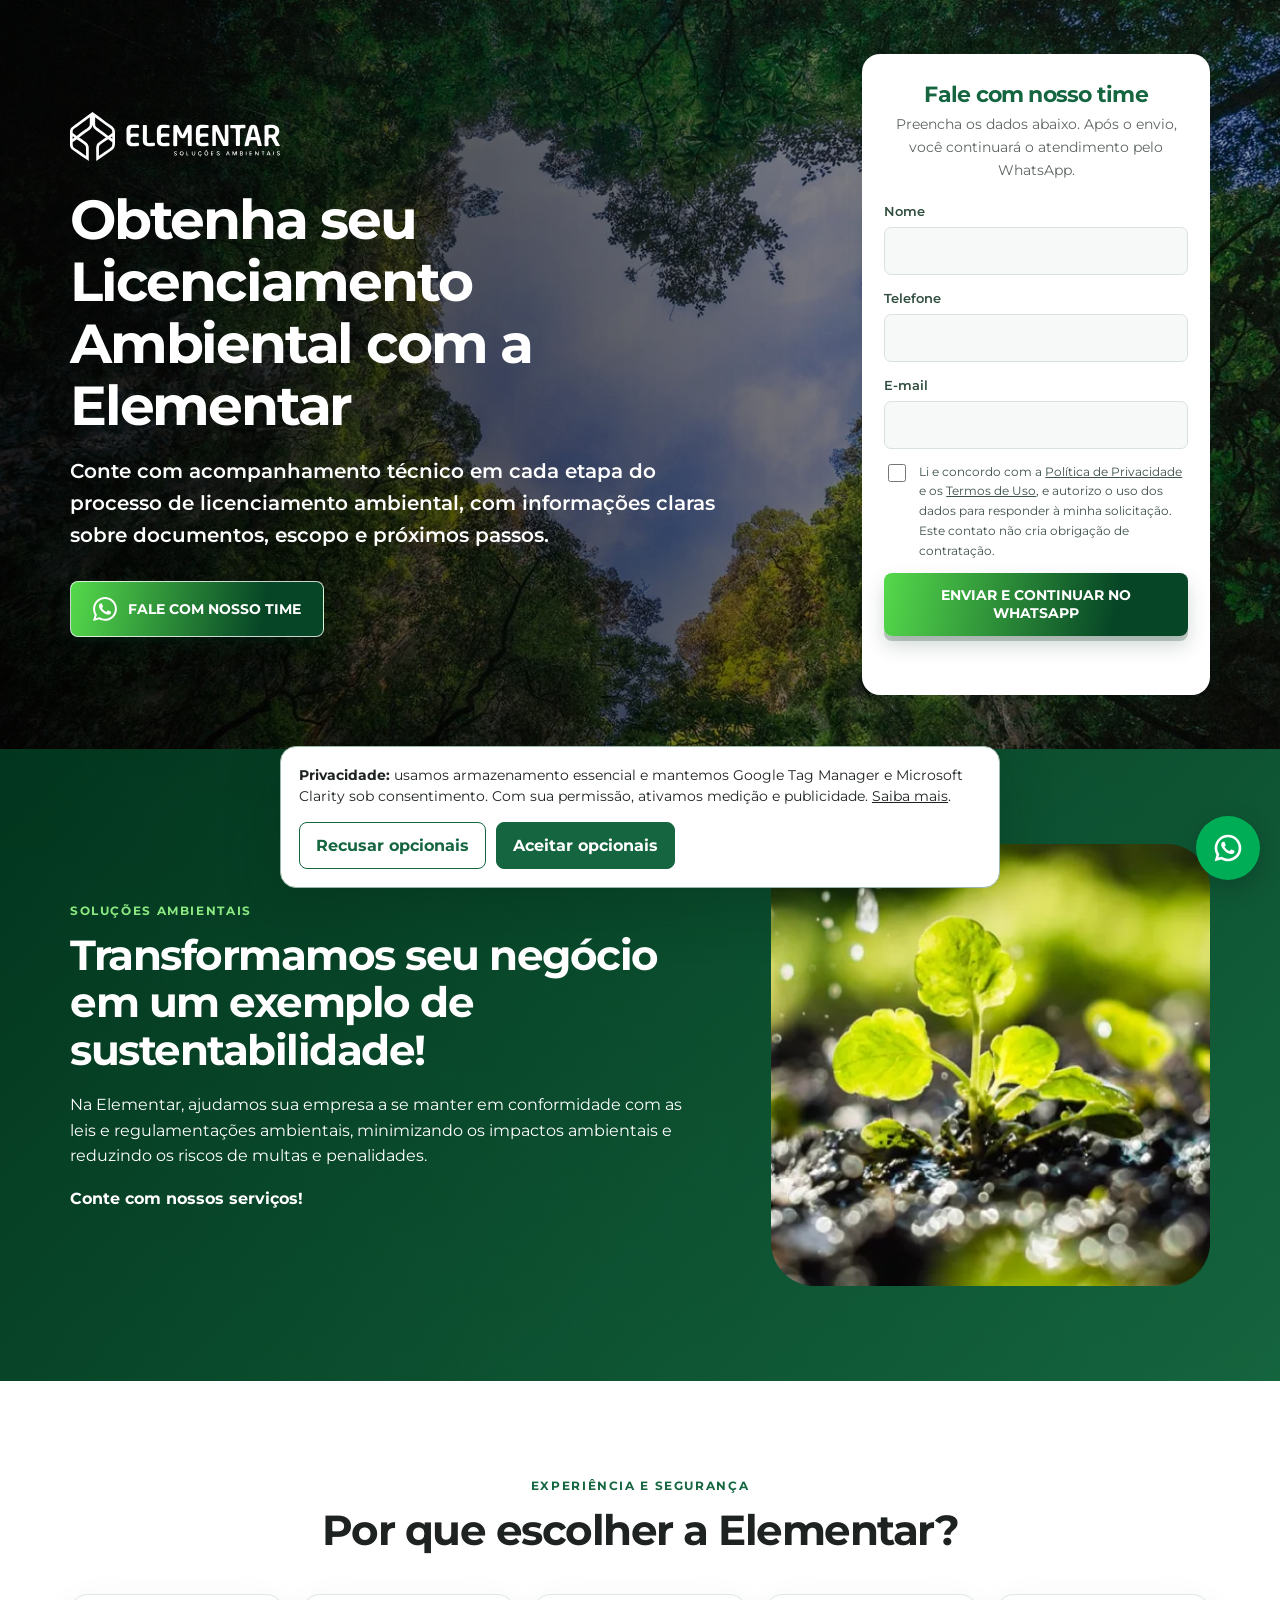
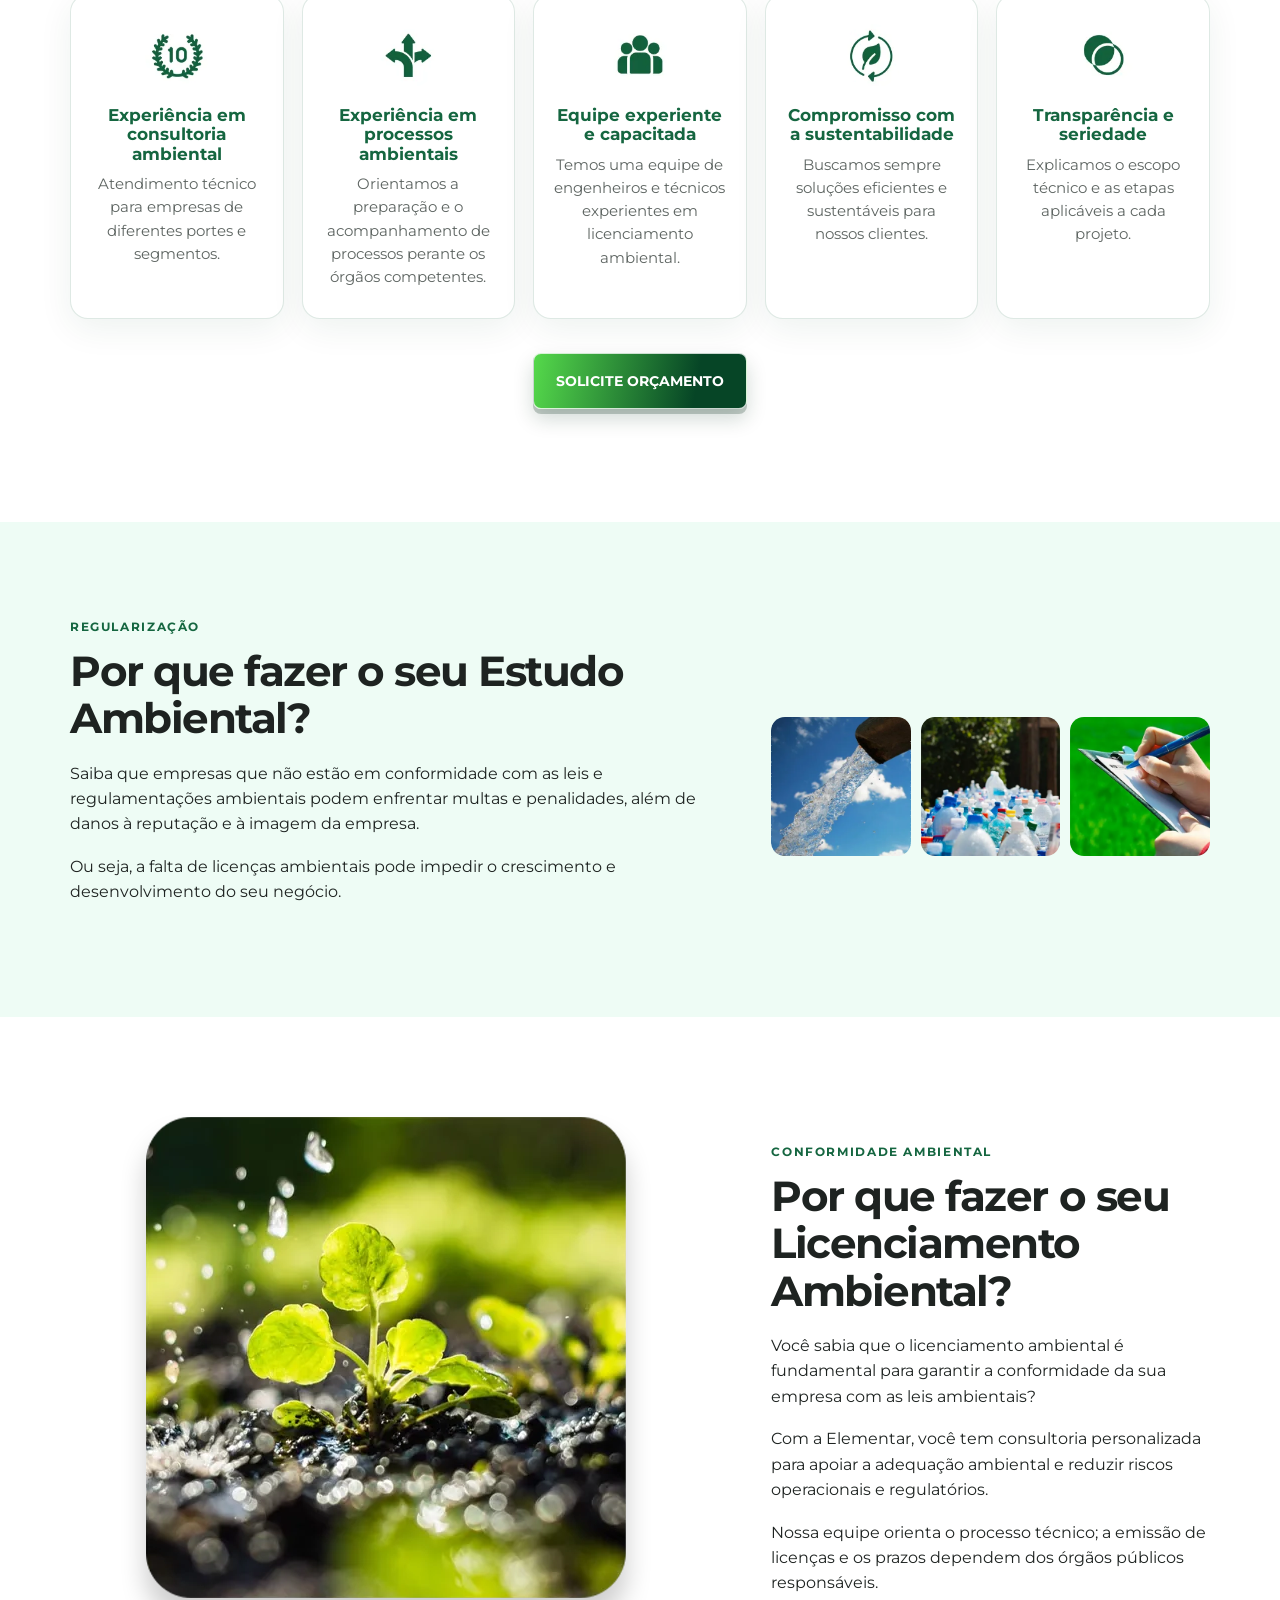
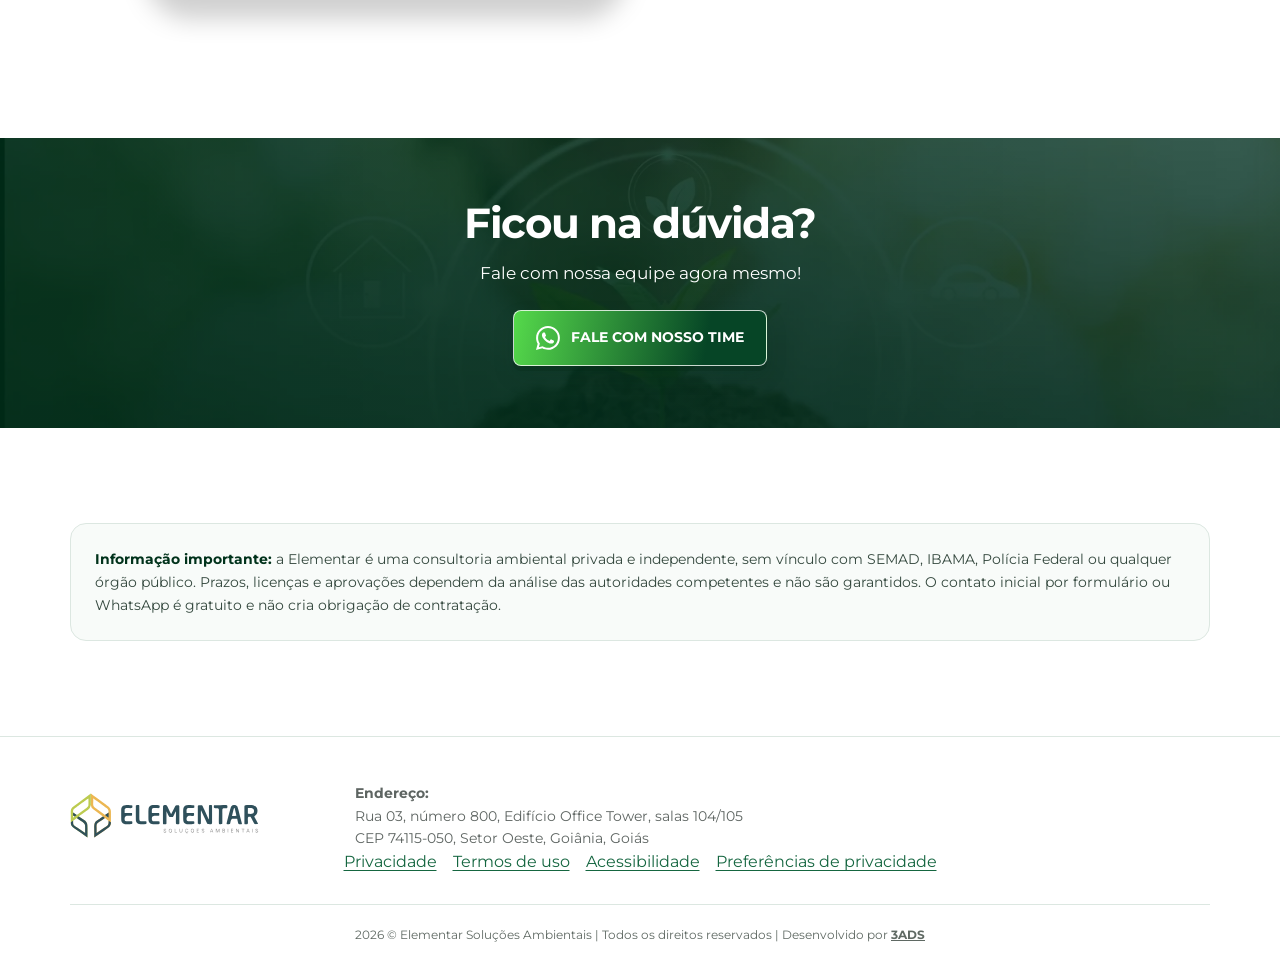
<file: licenciamento-ambiental/index.html>
<!doctype html><html data-gtm="GTM-TFSKCFTX" lang="pt-BR"><head><meta charset="utf-8"><meta content="width=device-width,initial-scale=1" name="viewport"><script>window.dataLayer=window.dataLayer||[],window.gtag=window.gtag||function(){window.dataLayer.push(arguments)},window.gtag("consent","default",{ad_storage:"denied",analytics_storage:"denied",ad_user_data:"denied",ad_personalization:"denied",functionality_storage:"granted",security_storage:"granted",wait_for_update:500}),function(e,a,t,n){e[n]=e[n]||[],e[n].push({"gtm.start":(new Date).getTime(),event:"gtm.js"});var d=a.getElementsByTagName(t)[0],i=a.createElement(t);i.async=!0,i.src="https://www.googletagmanager.com/gtm.js?id=GTM-TFSKCFTX",d.parentNode.insertBefore(i,d)}(window,document,"script","dataLayer")</script><title>Consultoria em licenciamento ambiental | Elementar</title><meta content="Consultoria privada em licenciamento ambiental com acompanhamento técnico, transparência e atendimento em Goiânia e outras localidades conforme o projeto." name="description"><link href="https://elementarla.com.br/licenciamento-ambiental/" rel="canonical"><meta content="website" property="og:type"><meta content="pt_BR" property="og:locale"><meta content="Consultoria em licenciamento ambiental | Elementar" property="og:title"><meta content="Licenciamento ambiental com equipe especializada, agilidade e transparência." property="og:description"><meta content="https://elementarla.com.br/licenciamento-ambiental/" property="og:url"><meta content="https://elementarla.com.br/assets/images/hero-licenciamento.webp" property="og:image"><meta content="summary_large_image" name="twitter:card"><link href="../assets/images/favicon-elementar.svg" rel="icon" type="image/svg+xml"><link href="../assets/fonts/montserrat-latin.woff2" rel="preload" as="font" crossorigin type="font/woff2"><link href="../assets/images/hero-licenciamento.webp" rel="preload" as="image"><link href="../assets/css/style.css?v=20260928-2" rel="stylesheet"><link href="../assets/css/tintim-button.css?v=20260928" rel="stylesheet"><script type="application/ld+json">{
        "@context": "https://schema.org",
        "@type": "Service",
        "name": "Licenciamento ambiental",
        "description": "Serviço de licenciamento ambiental com suporte especializado e atuação junto aos órgãos ambientais.",
        "provider": {
          "@type": "ProfessionalService",
          "name": "Elementar Soluções Ambientais",
          "url": "https://elementarla.com.br/",
          "address": {
            "@type": "PostalAddress",
            "streetAddress": "Rua 03, número 800, Edifício Office Tower, salas 104/105",
            "addressLocality": "Goiânia",
            "addressRegion": "GO",
            "postalCode": "74115-050",
            "addressCountry": "BR"
          }
        },
        "areaServed": { "@type": "Country", "name": "Brasil" },
        "url": "https://elementarla.com.br/licenciamento-ambiental/"
      }</script></head><body><noscript><iframe src="https://www.googletagmanager.com/ns.html?id=GTM-TFSKCFTX" height="0" width="0" class="gtm-noscript" title="Google Tag Manager"></iframe></noscript><script>!function(t,a){if(!t.tt){t.tt=t.tt||{};var e=a.getElementsByTagName("head")[0],c=a.createElement("script");c.async=1,c.src="https://s.tintim.app/static/core/tintim-1.0.js",e.appendChild(c)}t.tt.accountCode="a0baf5ef-be3a-4a68-a04f-abd4ca4504fe"}(window,document)</script><a class="tintim-whatsapp-float" href="https://spar.3ads.com.br/l/atendimento-elementar-ywjd" target="_blank" rel="noopener noreferrer" aria-label="Falar com a Elementar pelo WhatsApp"><svg xmlns="http://www.w3.org/2000/svg" viewBox="0 0 24 24" fill="#fff" width="32" height="32" aria-hidden="true" focusable="false"><path d="M7.25361 18.4944L7.97834 18.917C9.18909 19.623 10.5651 20 12.001 20C16.4193 20 20.001 16.4183 20.001 12C20.001 7.58172 16.4193 4 12.001 4C7.5827 4 4.00098 7.58172 4.00098 12C4.00098 13.4363 4.37821 14.8128 5.08466 16.0238L5.50704 16.7478L4.85355 19.1494L7.25361 18.4944ZM2.00516 22L3.35712 17.0315C2.49494 15.5536 2.00098 13.8345 2.00098 12C2.00098 6.47715 6.47813 2 12.001 2C17.5238 2 22.001 6.47715 22.001 12C22.001 17.5228 17.5238 22 12.001 22C10.1671 22 8.44851 21.5064 6.97086 20.6447L2.00516 22ZM8.39232 7.30833C8.5262 7.29892 8.66053 7.29748 8.79459 7.30402C8.84875 7.30758 8.90265 7.31384 8.95659 7.32007C9.11585 7.33846 9.29098 7.43545 9.34986 7.56894C9.64818 8.24536 9.93764 8.92565 10.2182 9.60963C10.2801 9.76062 10.2428 9.95633 10.125 10.1457C10.0652 10.2428 9.97128 10.379 9.86248 10.5183C9.74939 10.663 9.50599 10.9291 9.50599 10.9291C9.50599 10.9291 9.40738 11.0473 9.44455 11.1944C9.45903 11.25 9.50521 11.331 9.54708 11.3991C9.57027 11.4368 9.5918 11.4705 9.60577 11.4938C9.86169 11.9211 10.2057 12.3543 10.6259 12.7616C10.7463 12.8783 10.8631 12.9974 10.9887 13.108C11.457 13.5209 11.9868 13.8583 12.559 14.1082L12.5641 14.1105C12.6486 14.1469 12.692 14.1668 12.8157 14.2193C12.8781 14.2457 12.9419 14.2685 13.0074 14.2858C13.0311 14.292 13.0554 14.2955 13.0798 14.2972C13.2415 14.3069 13.335 14.2032 13.3749 14.1555C14.0984 13.279 14.1646 13.2218 14.1696 13.2222V13.2238C14.2647 13.1236 14.4142 13.0888 14.5476 13.097C14.6085 13.1007 14.6691 13.1124 14.7245 13.1377C15.2563 13.3803 16.1258 13.7587 16.1258 13.7587L16.7073 14.0201C16.8047 14.0671 16.8936 14.1778 16.8979 14.2854C16.9005 14.3523 16.9077 14.4603 16.8838 14.6579C16.8525 14.9166 16.7738 15.2281 16.6956 15.3913C16.6406 15.5058 16.5694 15.6074 16.4866 15.6934C16.3743 15.81 16.2909 15.8808 16.1559 15.9814C16.0737 16.0426 16.0311 16.0714 16.0311 16.0714C15.8922 16.159 15.8139 16.2028 15.6484 16.2909C15.391 16.428 15.1066 16.5068 14.8153 16.5218C14.6296 16.5313 14.4444 16.5447 14.2589 16.5347C14.2507 16.5342 13.6907 16.4482 13.6907 16.4482C12.2688 16.0742 10.9538 15.3736 9.85034 14.402C9.62473 14.2034 9.4155 13.9885 9.20194 13.7759C8.31288 12.8908 7.63982 11.9364 7.23169 11.0336C7.03043 10.5884 6.90299 10.1116 6.90098 9.62098C6.89729 9.01405 7.09599 8.4232 7.46569 7.94186C7.53857 7.84697 7.60774 7.74855 7.72709 7.63586C7.85348 7.51651 7.93392 7.45244 8.02057 7.40811C8.13607 7.34902 8.26293 7.31742 8.39232 7.30833Z"/></svg> </a><a href="#conteudo" class="skip-link">Ir para o conteúdo</a><main id="conteudo"><section class="hero hero--forest"><div class="container hero__grid"><div class="hero__copy"><img alt="Elementar Soluções Ambientais" height="512" src="../assets/images/logo-elementar-branca.svg" width="2081" class="hero__logo"><h1>Obtenha seu Licenciamento Ambiental com a Elementar</h1><p class="hero__lead">Conte com acompanhamento técnico em cada etapa do processo de licenciamento ambiental, com informações claras sobre documentos, escopo e próximos passos.</p><a href="https://spar.3ads.com.br/l/atendimento-elementar-ywjd" target="_blank" class="button" rel="noopener noreferrer"><img alt="" height="24" src="../assets/images/whatsapp.svg" width="24" class="wa-icon" aria-hidden="true">Fale com nosso time</a></div><div class="lead-card" id="formulario"><h2>Fale com nosso time</h2><p class="lead-card__intro">Preencha os dados abaixo. Após o envio, você continuará o atendimento pelo WhatsApp.</p><form class="lead-form" data-lead-form data-thanks="" data-whatsapp="https://wa.me/556294102424" data-whatsapp-topic="licenciamento ambiental" data-webhook="../send-lead.php"><div class="hp-field" aria-hidden="true"><label for="website">Não preencha este campo</label><input name="website" autocomplete="off" id="website" tabindex="-1"></div><input name="form_started" type="hidden" value=""><input name="privacy_notice_version" type="hidden" value="2026-09-28"><div class="field"><label for="nome">Nome</label><input name="nome" autocomplete="name" id="nome" required></div><div class="field"><label for="telefone">Telefone</label><input name="telefone" type="tel" required autocomplete="tel" id="telefone" inputmode="tel"></div><div class="field"><label for="email">E-mail</label><input name="email" type="email" required autocomplete="email" id="email"></div><label class="consent-field"><input name="privacy_consent" type="checkbox" required value="accepted"><span>Li e concordo com a <a href="../politica-de-privacidade.html">Política de Privacidade</a> e os <a href="../termos-de-uso.html">Termos de Uso</a>, e autorizo o uso dos dados para responder à minha solicitação. Este contato não cria obrigação de contratação.</span></label> <button type="submit" class="button">Enviar e continuar no WhatsApp</button><p class="form-status" aria-live="polite" role="status"></p></form></div></div></section><section class="section section--green"><div class="container split"><div class="reveal split__copy"><span class="eyebrow">Soluções ambientais</span><h2>Transformamos seu negócio em um exemplo de sustentabilidade!</h2><p>Na Elementar, ajudamos sua empresa a se manter em conformidade com as leis e regulamentações ambientais, minimizando os impactos ambientais e reduzindo os riscos de multas e penalidades.</p><p><strong>Conte com nossos serviços!</strong></p></div><img alt="Muda representando sustentabilidade ambiental" height="446" src="../assets/images/muda-sustentabilidade.webp" width="443" loading="lazy" class="reveal split__media"></div></section><section class="section"><div class="container"><div class="reveal section-title"><span class="eyebrow">Experiência e segurança</span><h2>Por que escolher a Elementar?</h2></div><div class="benefit-grid"><article class="reveal benefit-card"><img alt="Ícone de experiência" height="99" src="../assets/images/beneficio-1.webp" width="99" loading="lazy"><h3>Experiência em consultoria ambiental</h3><p>Atendimento técnico para empresas de diferentes portes e segmentos.</p></article><article class="reveal benefit-card"><img alt="Ícone de processo ambiental" height="99" src="../assets/images/beneficio-2.webp" width="100" loading="lazy"><h3>Experiência em processos ambientais</h3><p>Orientamos a preparação e o acompanhamento de processos perante os órgãos competentes.</p></article><article class="reveal benefit-card"><img alt="Ícone de equipe" height="99" src="../assets/images/beneficio-3.webp" width="100" loading="lazy"><h3>Equipe experiente e capacitada</h3><p>Temos uma equipe de engenheiros e técnicos experientes em licenciamento ambiental.</p></article><article class="reveal benefit-card"><img alt="Ícone de sustentabilidade" height="99" src="../assets/images/beneficio-4.webp" width="100" loading="lazy"><h3>Compromisso com a sustentabilidade</h3><p>Buscamos sempre soluções eficientes e sustentáveis para nossos clientes.</p></article><article class="reveal benefit-card"><img alt="Ícone de transparência" height="99" src="../assets/images/beneficio-5.webp" width="100" loading="lazy"><h3>Transparência e seriedade</h3><p>Explicamos o escopo técnico e as etapas aplicáveis a cada projeto.</p></article></div><p class="center mt-34"><a href="#formulario" class="button">Solicite orçamento</a></p></div></section><section class="section section--soft"><div class="container split"><div class="reveal split__copy"><span class="eyebrow">Regularização</span><h2>Por que fazer o seu Estudo Ambiental?</h2><p>Saiba que empresas que não estão em conformidade com as leis e regulamentações ambientais podem enfrentar multas e penalidades, além de danos à reputação e à imagem da empresa.</p><p>Ou seja, a falta de licenças ambientais pode impedir o crescimento e desenvolvimento do seu negócio.</p></div><div class="reveal image-row" aria-label="Atuação da Elementar em estudos ambientais" role="group"><img alt="Profissional realizando estudo ambiental" height="370" src="../assets/images/estudo-ambiental-1.webp" width="368" loading="lazy"> <img alt="Equipe técnica em trabalho de campo" height="370" src="../assets/images/estudo-ambiental-2.webp" width="368" loading="lazy"> <img alt="Análise técnica ambiental" height="370" src="../assets/images/estudo-ambiental-3.webp" width="368" loading="lazy"></div></div></section><section class="section"><div class="container split split--reverse"><img alt="Equipe especializada em licenciamento ambiental" height="531" src="../assets/images/licenciamento-ambiental.webp" width="530" loading="lazy" class="reveal feature-image"><div class="reveal split__copy"><span class="eyebrow">Conformidade ambiental</span><h2>Por que fazer o seu Licenciamento Ambiental?</h2><p>Você sabia que o licenciamento ambiental é fundamental para garantir a conformidade da sua empresa com as leis ambientais?</p><p>Com a Elementar, você tem consultoria personalizada para apoiar a adequação ambiental e reduzir riscos operacionais e regulatórios.</p><p>Nossa equipe orienta o processo técnico; a emissão de licenças e os prazos dependem dos órgãos públicos responsáveis.</p></div></div></section><section class="cta-band"><div class="reveal container"><h2>Ficou na dúvida?</h2><p>Fale com nossa equipe agora mesmo!</p><a href="https://spar.3ads.com.br/l/atendimento-elementar-ywjd" target="_blank" class="button" rel="noopener noreferrer"><img alt="" height="24" src="../assets/images/whatsapp.svg" width="24" class="wa-icon" aria-hidden="true">Fale com nosso time</a></div></section><section class="section"><div class="container"><div class="reveal disclosure"><strong>Informação importante:</strong> a Elementar é uma consultoria ambiental privada e independente, sem vínculo com SEMAD, IBAMA, Polícia Federal ou qualquer órgão público. Prazos, licenças e aprovações dependem da análise das autoridades competentes e não são garantidos. O contato inicial por formulário ou WhatsApp é gratuito e não cria obrigação de contratação.</div></div></section></main><footer class="footer"><div class="container"><div class="footer__grid"><img alt="Elementar Soluções Ambientais" height="512" src="../assets/images/logo-elementar.svg" width="2081" loading="lazy" class="footer__logo"><address><strong>Endereço:</strong><br>Rua 03, número 800, Edifício Office Tower, salas 104/105<br>CEP 74115-050, Setor Oeste, Goiânia, Goiás</address></div><nav aria-label="Informações legais" class="footer__links"><a href="../politica-de-privacidade.html">Privacidade</a><a href="../termos-de-uso.html">Termos de uso</a><a href="../acessibilidade.html">Acessibilidade</a><button type="button" class="link-button" data-consent-manage>Preferências de privacidade</button></nav><div class="footer__bottom">2026 © Elementar Soluções Ambientais | Todos os direitos reservados | Desenvolvido por <a href="https://3ads.com.br/" rel="noopener">3ADS</a></div></div></footer><div class="consent-banner" aria-label="Preferências de privacidade" role="dialog" data-consent-banner hidden><p><strong>Privacidade:</strong> usamos armazenamento essencial e mantemos Google Tag Manager e Microsoft Clarity sob consentimento. Com sua permissão, ativamos medição e publicidade. <a href="../politica-de-privacidade.html">Saiba mais</a>.</p><div class="consent-actions"><button type="button" data-consent-reject>Recusar opcionais</button><button type="button" class="consent-accept" data-consent-accept>Aceitar opcionais</button></div></div><script defer="defer" src="../assets/js/app.js?v=20261015-1"></script></body></html>
</file>
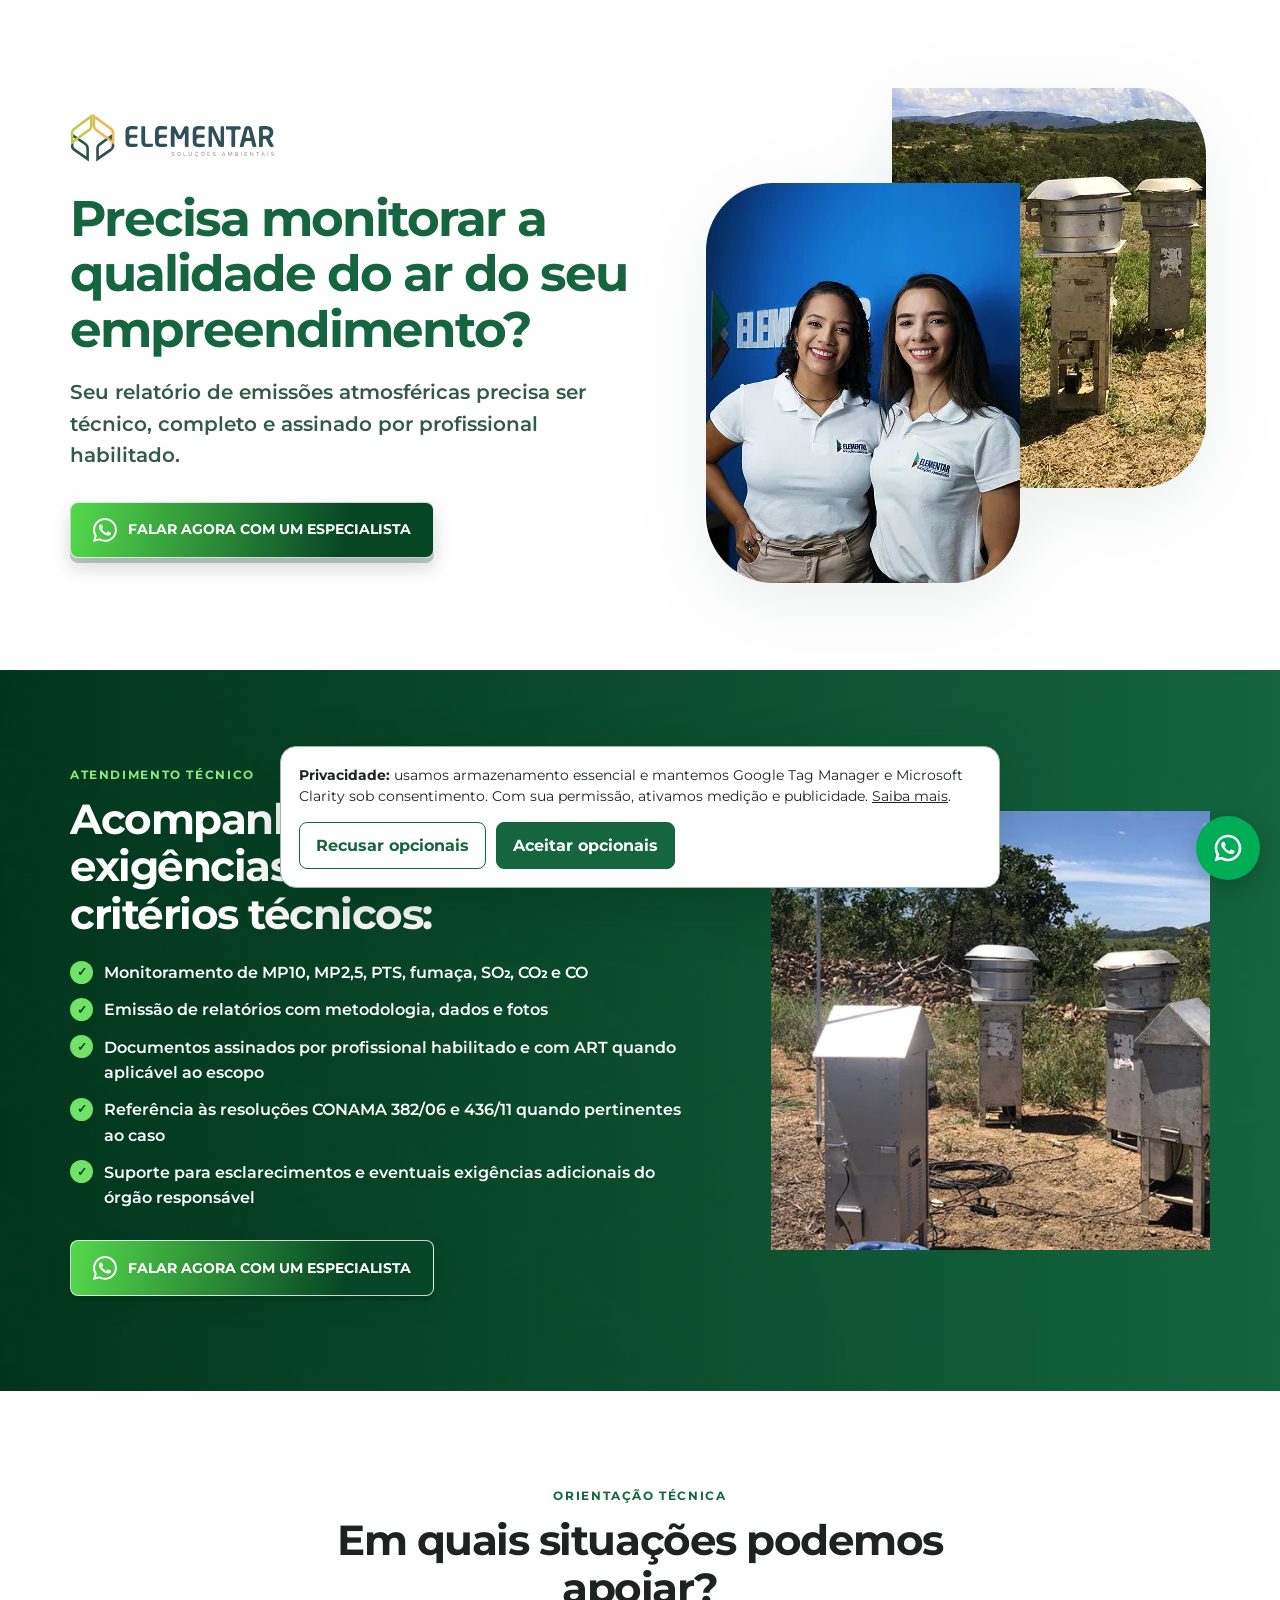
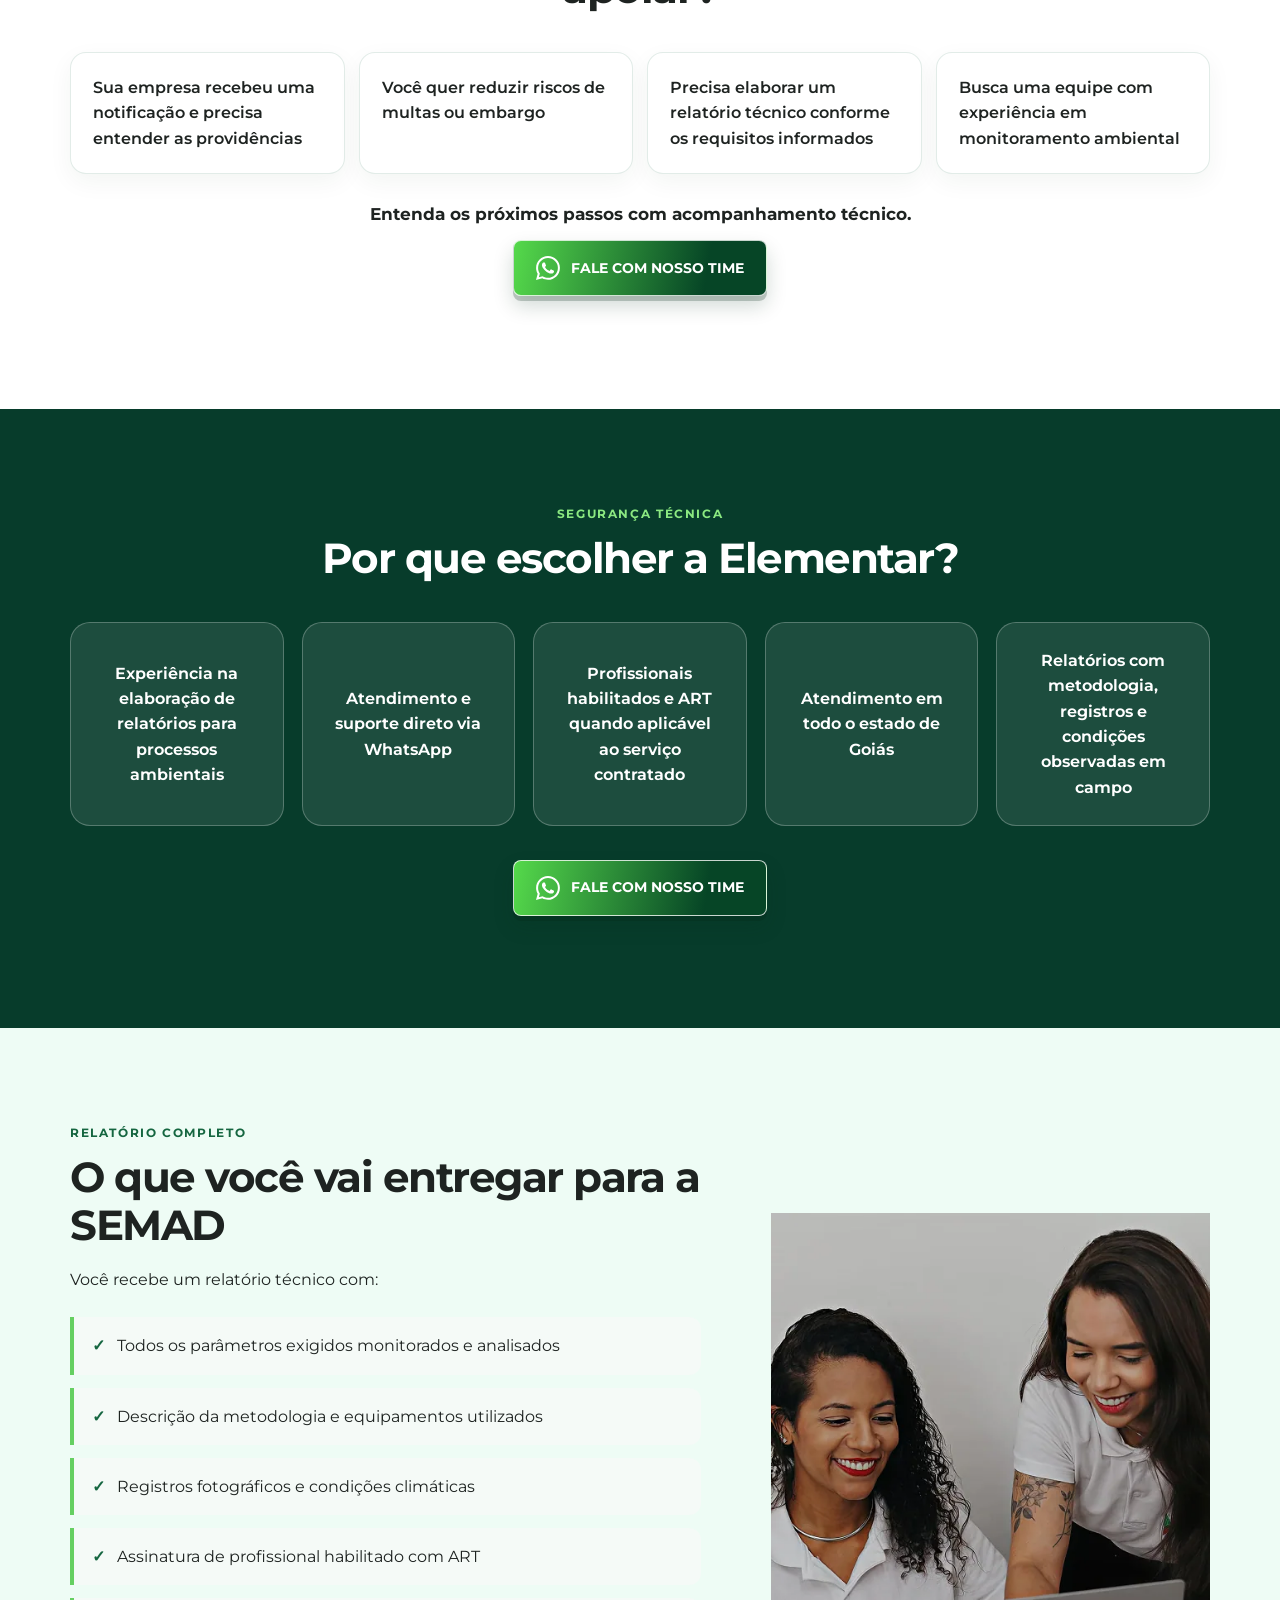
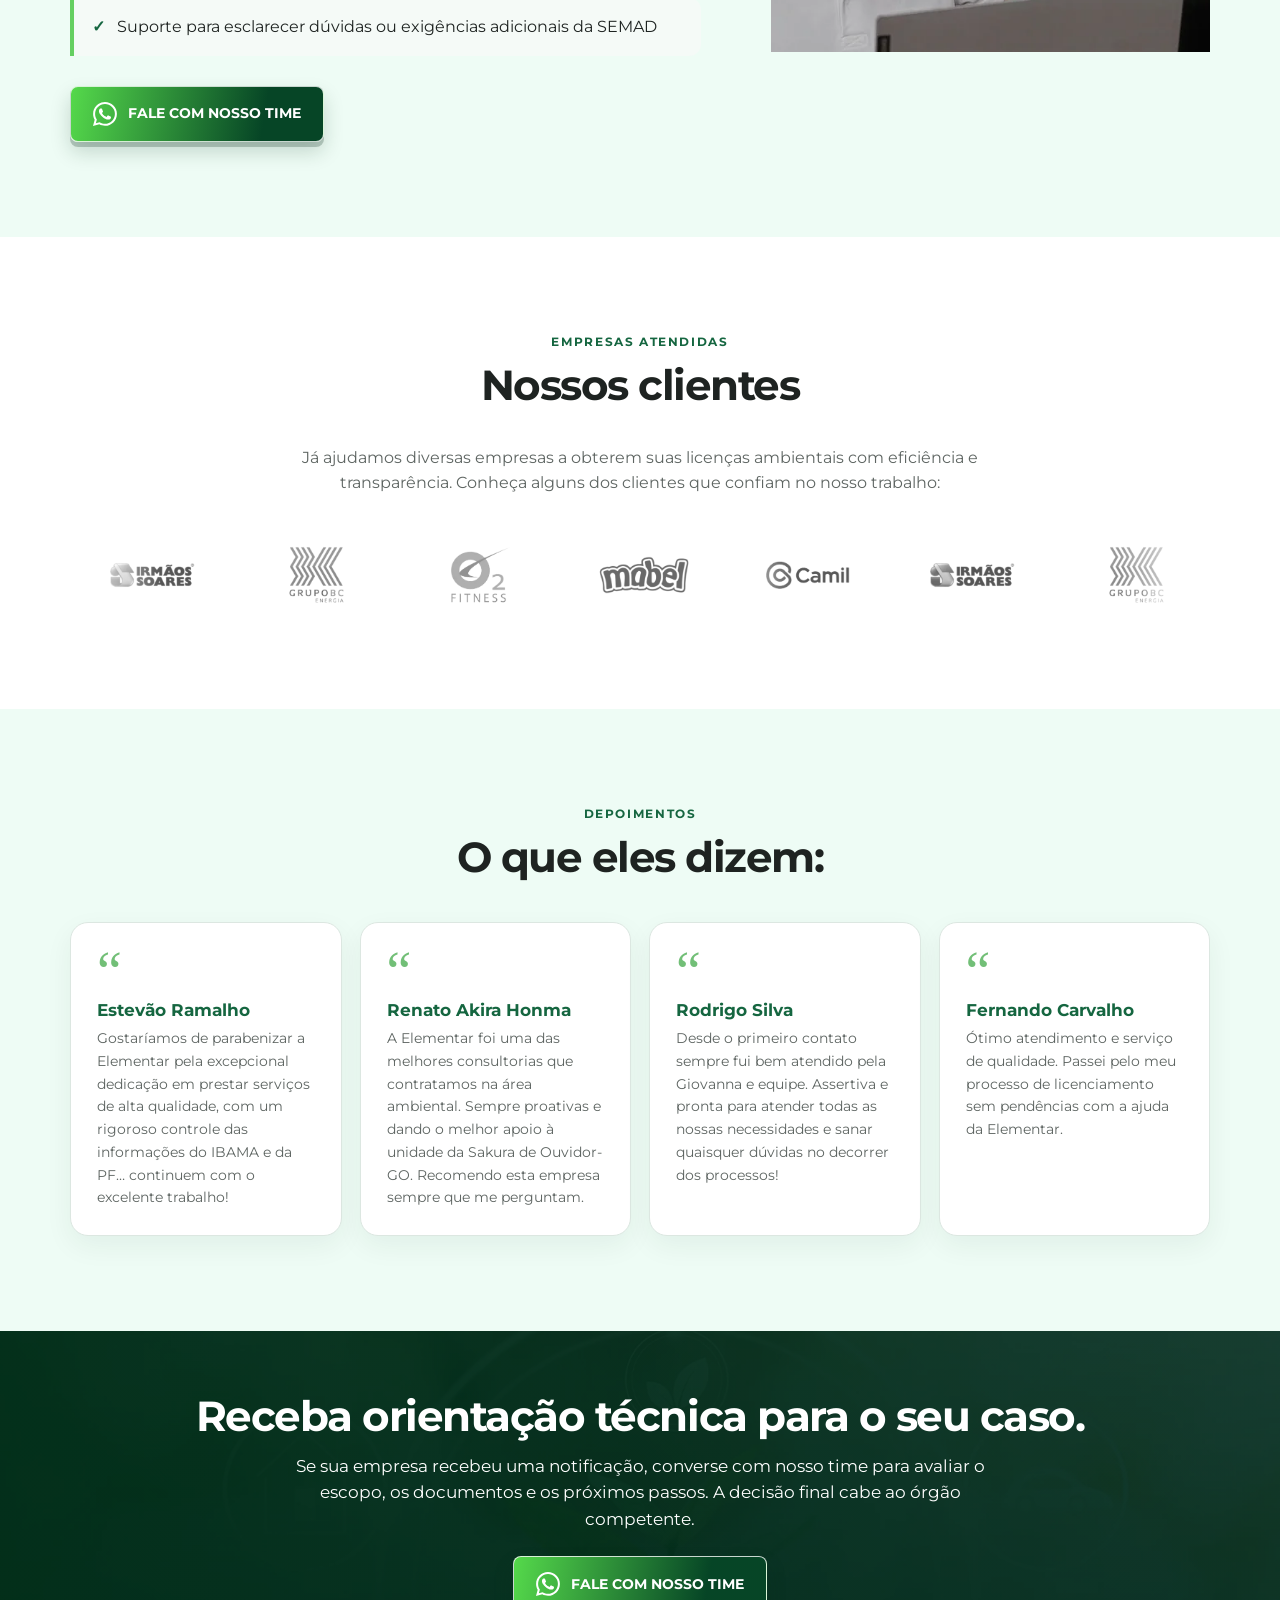
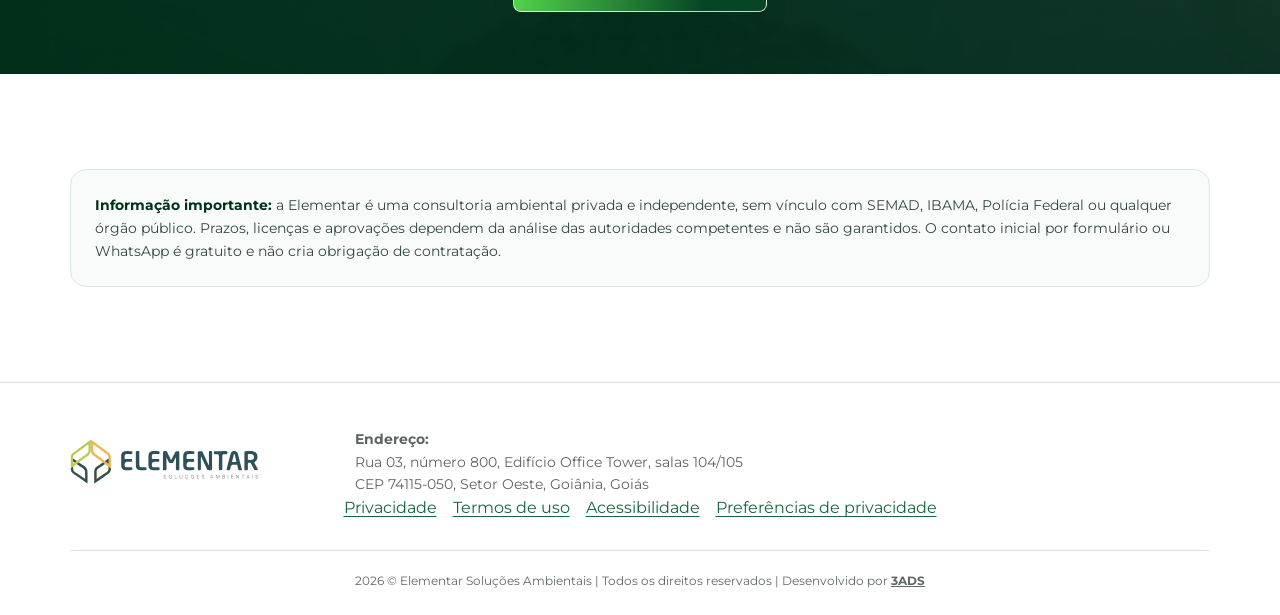
<file: monitoramento-da-qualidade-do-ar/index.html>
<!doctype html><html data-gtm="GTM-TFSKCFTX" lang="pt-BR"><head><meta charset="utf-8"><meta content="width=device-width,initial-scale=1" name="viewport"><script>window.dataLayer=window.dataLayer||[],window.gtag=window.gtag||function(){window.dataLayer.push(arguments)},window.gtag("consent","default",{ad_storage:"denied",analytics_storage:"denied",ad_user_data:"denied",ad_personalization:"denied",functionality_storage:"granted",security_storage:"granted",wait_for_update:500}),function(e,a,t,n){e[n]=e[n]||[],e[n].push({"gtm.start":(new Date).getTime(),event:"gtm.js"});var d=a.getElementsByTagName(t)[0],i=a.createElement(t);i.async=!0,i.src="https://www.googletagmanager.com/gtm.js?id=GTM-TFSKCFTX",d.parentNode.insertBefore(i,d)}(window,document,"script","dataLayer")</script><title>Monitoramento da qualidade do ar em Goiás | Elementar</title><meta content="Consultoria privada para monitoramento da qualidade do ar e elaboração de relatórios técnicos em Goiás, conforme o escopo e as exigências aplicáveis." name="description"><link href="https://elementarla.com.br/monitoramento-da-qualidade-do-ar/" rel="canonical"><meta content="website" property="og:type"><meta content="pt_BR" property="og:locale"><meta content="Monitoramento da qualidade do ar em Goiás | Elementar" property="og:title"><meta content="Acompanhamento técnico para monitoramento e relatórios de emissões atmosféricas em Goiás." property="og:description"><meta content="https://elementarla.com.br/monitoramento-da-qualidade-do-ar/" property="og:url"><meta content="https://elementarla.com.br/assets/images/equipe-monitoramento.webp" property="og:image"><meta content="summary_large_image" name="twitter:card"><link href="../assets/images/favicon-elementar.svg" rel="icon" type="image/svg+xml"><link href="../assets/fonts/montserrat-latin.woff2" rel="preload" as="font" crossorigin type="font/woff2"><link href="../assets/images/equipe-monitoramento.webp" rel="preload" as="image"><link href="../assets/css/style.css?v=20260928-2" rel="stylesheet"><link href="../assets/css/tintim-button.css?v=20260928" rel="stylesheet"><script type="application/ld+json">{
        "@context": "https://schema.org",
        "@type": "Service",
        "name": "Monitoramento da qualidade do ar",
        "description": "Monitoramento de emissões atmosféricas e emissão de relatório técnico com ART para atendimento às exigências da SEMAD em Goiás.",
        "provider": {
          "@type": "ProfessionalService",
          "name": "Elementar Soluções Ambientais",
          "url": "https://elementarla.com.br/",
          "address": {
            "@type": "PostalAddress",
            "streetAddress": "Rua 03, número 800, Edifício Office Tower, salas 104/105",
            "addressLocality": "Goiânia",
            "addressRegion": "GO",
            "postalCode": "74115-050",
            "addressCountry": "BR"
          }
        },
        "areaServed": { "@type": "State", "name": "Goiás" },
        "url": "https://elementarla.com.br/monitoramento-da-qualidade-do-ar/"
      }</script></head><body><noscript><iframe src="https://www.googletagmanager.com/ns.html?id=GTM-TFSKCFTX" height="0" width="0" class="gtm-noscript" title="Google Tag Manager"></iframe></noscript><script>!function(t,a){if(!t.tt){t.tt=t.tt||{};var e=a.getElementsByTagName("head")[0],c=a.createElement("script");c.async=1,c.src="https://s.tintim.app/static/core/tintim-1.0.js",e.appendChild(c)}t.tt.accountCode="a0baf5ef-be3a-4a68-a04f-abd4ca4504fe"}(window,document)</script><a class="tintim-whatsapp-float" href="https://spar.3ads.com.br/l/atendimento-elementar-ywjd" target="_blank" rel="noopener noreferrer" aria-label="Falar com a Elementar pelo WhatsApp"><svg xmlns="http://www.w3.org/2000/svg" viewBox="0 0 24 24" fill="#fff" width="32" height="32" aria-hidden="true" focusable="false"><path d="M7.25361 18.4944L7.97834 18.917C9.18909 19.623 10.5651 20 12.001 20C16.4193 20 20.001 16.4183 20.001 12C20.001 7.58172 16.4193 4 12.001 4C7.5827 4 4.00098 7.58172 4.00098 12C4.00098 13.4363 4.37821 14.8128 5.08466 16.0238L5.50704 16.7478L4.85355 19.1494L7.25361 18.4944ZM2.00516 22L3.35712 17.0315C2.49494 15.5536 2.00098 13.8345 2.00098 12C2.00098 6.47715 6.47813 2 12.001 2C17.5238 2 22.001 6.47715 22.001 12C22.001 17.5228 17.5238 22 12.001 22C10.1671 22 8.44851 21.5064 6.97086 20.6447L2.00516 22ZM8.39232 7.30833C8.5262 7.29892 8.66053 7.29748 8.79459 7.30402C8.84875 7.30758 8.90265 7.31384 8.95659 7.32007C9.11585 7.33846 9.29098 7.43545 9.34986 7.56894C9.64818 8.24536 9.93764 8.92565 10.2182 9.60963C10.2801 9.76062 10.2428 9.95633 10.125 10.1457C10.0652 10.2428 9.97128 10.379 9.86248 10.5183C9.74939 10.663 9.50599 10.9291 9.50599 10.9291C9.50599 10.9291 9.40738 11.0473 9.44455 11.1944C9.45903 11.25 9.50521 11.331 9.54708 11.3991C9.57027 11.4368 9.5918 11.4705 9.60577 11.4938C9.86169 11.9211 10.2057 12.3543 10.6259 12.7616C10.7463 12.8783 10.8631 12.9974 10.9887 13.108C11.457 13.5209 11.9868 13.8583 12.559 14.1082L12.5641 14.1105C12.6486 14.1469 12.692 14.1668 12.8157 14.2193C12.8781 14.2457 12.9419 14.2685 13.0074 14.2858C13.0311 14.292 13.0554 14.2955 13.0798 14.2972C13.2415 14.3069 13.335 14.2032 13.3749 14.1555C14.0984 13.279 14.1646 13.2218 14.1696 13.2222V13.2238C14.2647 13.1236 14.4142 13.0888 14.5476 13.097C14.6085 13.1007 14.6691 13.1124 14.7245 13.1377C15.2563 13.3803 16.1258 13.7587 16.1258 13.7587L16.7073 14.0201C16.8047 14.0671 16.8936 14.1778 16.8979 14.2854C16.9005 14.3523 16.9077 14.4603 16.8838 14.6579C16.8525 14.9166 16.7738 15.2281 16.6956 15.3913C16.6406 15.5058 16.5694 15.6074 16.4866 15.6934C16.3743 15.81 16.2909 15.8808 16.1559 15.9814C16.0737 16.0426 16.0311 16.0714 16.0311 16.0714C15.8922 16.159 15.8139 16.2028 15.6484 16.2909C15.391 16.428 15.1066 16.5068 14.8153 16.5218C14.6296 16.5313 14.4444 16.5447 14.2589 16.5347C14.2507 16.5342 13.6907 16.4482 13.6907 16.4482C12.2688 16.0742 10.9538 15.3736 9.85034 14.402C9.62473 14.2034 9.4155 13.9885 9.20194 13.7759C8.31288 12.8908 7.63982 11.9364 7.23169 11.0336C7.03043 10.5884 6.90299 10.1116 6.90098 9.62098C6.89729 9.01405 7.09599 8.4232 7.46569 7.94186C7.53857 7.84697 7.60774 7.74855 7.72709 7.63586C7.85348 7.51651 7.93392 7.45244 8.02057 7.40811C8.13607 7.34902 8.26293 7.31742 8.39232 7.30833Z"/></svg> </a><a href="#conteudo" class="skip-link">Ir para o conteúdo</a><main id="conteudo"><section class="hero hero--air"><div class="container hero__grid"><div class="hero__copy"><img alt="Elementar Soluções Ambientais" height="512" src="../assets/images/logo-elementar.svg" width="2081" class="hero__logo"><h1>Precisa monitorar a qualidade do ar do seu empreendimento?</h1><p class="hero__lead">Seu relatório de emissões atmosféricas precisa ser técnico, completo e assinado por profissional habilitado.</p><a href="https://spar.3ads.com.br/l/atendimento-elementar-ywjd" target="_blank" class="button" rel="noopener noreferrer"><img alt="" height="24" src="../assets/images/whatsapp.svg" width="24" class="wa-icon" aria-hidden="true">Falar agora com um especialista</a></div><img alt="Equipe da Elementar e estação de monitoramento da qualidade do ar" height="495" src="../assets/images/equipe-monitoramento.webp" width="500" class="hero__image"></div></section><section class="section section--air-monitor section--green"><div class="container split"><div class="reveal split__copy"><span class="eyebrow">Atendimento técnico</span><h2>Acompanhamento de exigências ambientais com critérios técnicos:</h2><ul class="check-list"><li>Monitoramento de MP10, MP2,5, PTS, fumaça, SO₂, CO₂ e CO</li><li>Emissão de relatórios com metodologia, dados e fotos</li><li>Documentos assinados por profissional habilitado e com ART quando aplicável ao escopo</li><li>Referência às resoluções CONAMA 382/06 e 436/11 quando pertinentes ao caso</li><li>Suporte para esclarecimentos e eventuais exigências adicionais do órgão responsável</li></ul><a href="https://spar.3ads.com.br/l/atendimento-elementar-ywjd" target="_blank" class="button" rel="noopener noreferrer"><img alt="" height="24" src="../assets/images/whatsapp.svg" width="24" class="wa-icon" aria-hidden="true">Falar agora com um especialista</a></div><img alt="Equipamentos para monitoramento da qualidade do ar" height="531" src="../assets/images/estacao-monitoramento.webp" width="530" class="reveal split__media" loading="lazy"></div></section><section class="section"><div class="container"><div class="reveal section-title"><span class="eyebrow">Orientação técnica</span><h2>Em quais situações podemos apoiar?</h2></div><ul class="risk-list"><li class="reveal">Sua empresa recebeu uma notificação e precisa entender as providências</li><li class="reveal">Você quer reduzir riscos de multas ou embargo</li><li class="reveal">Precisa elaborar um relatório técnico conforme os requisitos informados</li><li class="reveal">Busca uma equipe com experiência em monitoramento ambiental</li></ul><h3 class="center">Entenda os próximos passos com acompanhamento técnico.</h3><p class="center"><a href="https://spar.3ads.com.br/l/atendimento-elementar-ywjd" target="_blank" class="button" rel="noopener noreferrer"><img alt="" height="24" src="../assets/images/whatsapp.svg" width="24" class="wa-icon" aria-hidden="true">Fale com nosso time</a></p></div></section><section class="section section--deep"><div class="container"><div class="reveal section-title"><span class="eyebrow">Segurança técnica</span><h2>Por que escolher a Elementar?</h2></div><div class="stat-grid"><div class="reveal stat-card">Experiência na elaboração de relatórios para processos ambientais</div><div class="reveal stat-card">Atendimento e suporte direto via WhatsApp</div><div class="reveal stat-card">Profissionais habilitados e ART quando aplicável ao serviço contratado</div><div class="reveal stat-card">Atendimento em todo o estado de Goiás</div><div class="reveal stat-card">Relatórios com metodologia, registros e condições observadas em campo</div></div><p class="center mt-34"><a href="https://spar.3ads.com.br/l/atendimento-elementar-ywjd" target="_blank" class="button" rel="noopener noreferrer"><img alt="" height="24" src="../assets/images/whatsapp.svg" width="24" class="wa-icon" aria-hidden="true">Fale com nosso time</a></p></div></section><section class="section section--soft"><div class="container split split--reverse"><img alt="Equipe técnica da Elementar analisando documentação" height="531" src="../assets/images/equipe-atendimento.webp" width="530" class="reveal split__media" loading="lazy"><div class="reveal split__copy"><span class="eyebrow">Relatório completo</span><h2>O que você vai entregar para a SEMAD</h2><p>Você recebe um relatório técnico com:</p><ul class="deliverable-list"><li>Todos os parâmetros exigidos monitorados e analisados</li><li>Descrição da metodologia e equipamentos utilizados</li><li>Registros fotográficos e condições climáticas</li><li>Assinatura de profissional habilitado com ART</li><li>Suporte para esclarecer dúvidas ou exigências adicionais da SEMAD</li></ul><a href="https://spar.3ads.com.br/l/atendimento-elementar-ywjd" target="_blank" class="button" rel="noopener noreferrer"><img alt="" height="24" src="../assets/images/whatsapp.svg" width="24" class="wa-icon" aria-hidden="true">Fale com nosso time</a></div></div></section><section class="section"><div class="container"><div class="reveal section-title"><span class="eyebrow">Empresas atendidas</span><h2>Nossos clientes</h2><p>Já ajudamos diversas empresas a obterem suas licenças ambientais com eficiência e transparência. Conheça alguns dos clientes que confiam no nosso trabalho:</p></div><div class="client-strip" aria-label="Logotipos de clientes" role="group"><div class="client-track"><img alt="Cliente da Elementar" height="150" src="../assets/images/cliente-ar-10.webp" width="150" loading="lazy"><img alt="Cliente da Elementar" height="150" src="../assets/images/cliente-ar-21.webp" width="150" loading="lazy"><img alt="Cliente da Elementar" height="150" src="../assets/images/cliente-ar-9.webp" width="150" loading="lazy"><img alt="Cliente da Elementar" height="150" src="../assets/images/cliente-ar-7.webp" width="150" loading="lazy"><img alt="Cliente da Elementar" height="150" src="../assets/images/cliente-ar-6.webp" width="150" loading="lazy"></div></div></div></section><section class="section section--soft"><div class="container"><div class="reveal section-title"><span class="eyebrow">Depoimentos</span><h2>O que eles dizem:</h2></div><div class="testimonial-grid"><article class="reveal testimonial"><h3>Estevão Ramalho</h3><p>Gostaríamos de parabenizar a Elementar pela excepcional dedicação em prestar serviços de alta qualidade, com um rigoroso controle das informações do IBAMA e da PF… continuem com o excelente trabalho!</p></article><article class="reveal testimonial"><h3>Renato Akira Honma</h3><p>A Elementar foi uma das melhores consultorias que contratamos na área ambiental. Sempre proativas e dando o melhor apoio à unidade da Sakura de Ouvidor-GO. Recomendo esta empresa sempre que me perguntam.</p></article><article class="reveal testimonial"><h3>Rodrigo Silva</h3><p>Desde o primeiro contato sempre fui bem atendido pela Giovanna e equipe. Assertiva e pronta para atender todas as nossas necessidades e sanar quaisquer dúvidas no decorrer dos processos!</p></article><article class="reveal testimonial"><h3>Fernando Carvalho</h3><p>Ótimo atendimento e serviço de qualidade. Passei pelo meu processo de licenciamento sem pendências com a ajuda da Elementar.</p></article></div></div></section><section class="cta-band cta-band--air"><div class="reveal container"><h2>Receba orientação técnica para o seu caso.</h2><p>Se sua empresa recebeu uma notificação, converse com nosso time para avaliar o escopo, os documentos e os próximos passos. A decisão final cabe ao órgão competente.</p><a href="https://spar.3ads.com.br/l/atendimento-elementar-ywjd" target="_blank" class="button" rel="noopener noreferrer"><img alt="" height="24" src="../assets/images/whatsapp.svg" width="24" class="wa-icon" aria-hidden="true">Fale com nosso time</a></div></section><section class="section"><div class="container"><div class="reveal disclosure"><strong>Informação importante:</strong> a Elementar é uma consultoria ambiental privada e independente, sem vínculo com SEMAD, IBAMA, Polícia Federal ou qualquer órgão público. Prazos, licenças e aprovações dependem da análise das autoridades competentes e não são garantidos. O contato inicial por formulário ou WhatsApp é gratuito e não cria obrigação de contratação.</div></div></section></main><footer class="footer"><div class="container"><div class="footer__grid"><img alt="Elementar Soluções Ambientais" height="512" src="../assets/images/logo-elementar.svg" width="2081" class="footer__logo" loading="lazy"><address><strong>Endereço:</strong><br>Rua 03, número 800, Edifício Office Tower, salas 104/105<br>CEP 74115-050, Setor Oeste, Goiânia, Goiás</address></div><nav aria-label="Informações legais" class="footer__links"><a href="../politica-de-privacidade.html">Privacidade</a><a href="../termos-de-uso.html">Termos de uso</a><a href="../acessibilidade.html">Acessibilidade</a><button type="button" class="link-button" data-consent-manage>Preferências de privacidade</button></nav><div class="footer__bottom">2026 © Elementar Soluções Ambientais | Todos os direitos reservados | Desenvolvido por <a href="https://3ads.com.br/" rel="noopener">3ADS</a></div></div></footer><div class="consent-banner" aria-label="Preferências de privacidade" role="dialog" data-consent-banner hidden><p><strong>Privacidade:</strong> usamos armazenamento essencial e mantemos Google Tag Manager e Microsoft Clarity sob consentimento. Com sua permissão, ativamos medição e publicidade. <a href="../politica-de-privacidade.html">Saiba mais</a>.</p><div class="consent-actions"><button type="button" data-consent-reject>Recusar opcionais</button><button type="button" class="consent-accept" data-consent-accept>Aceitar opcionais</button></div></div><script defer="defer" src="../assets/js/app.js?v=20261015-1"></script></body></html>
</file>
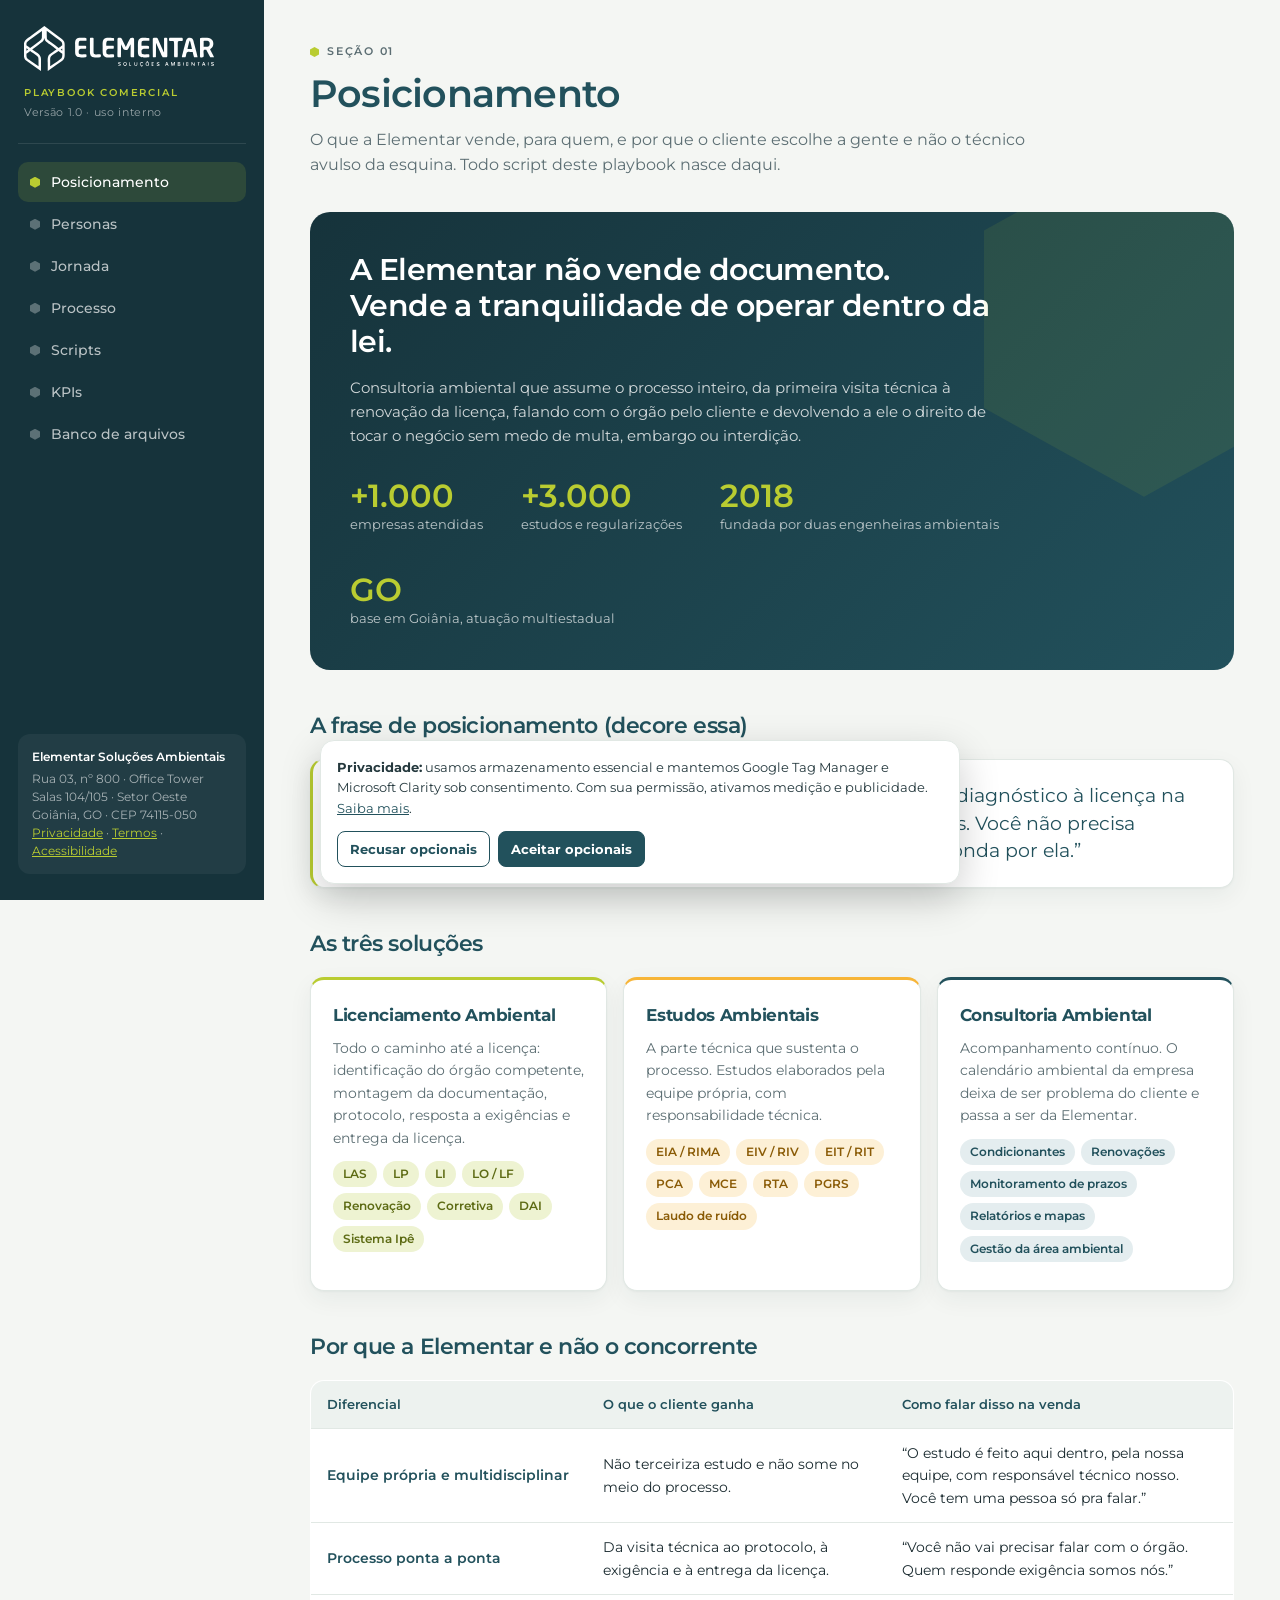
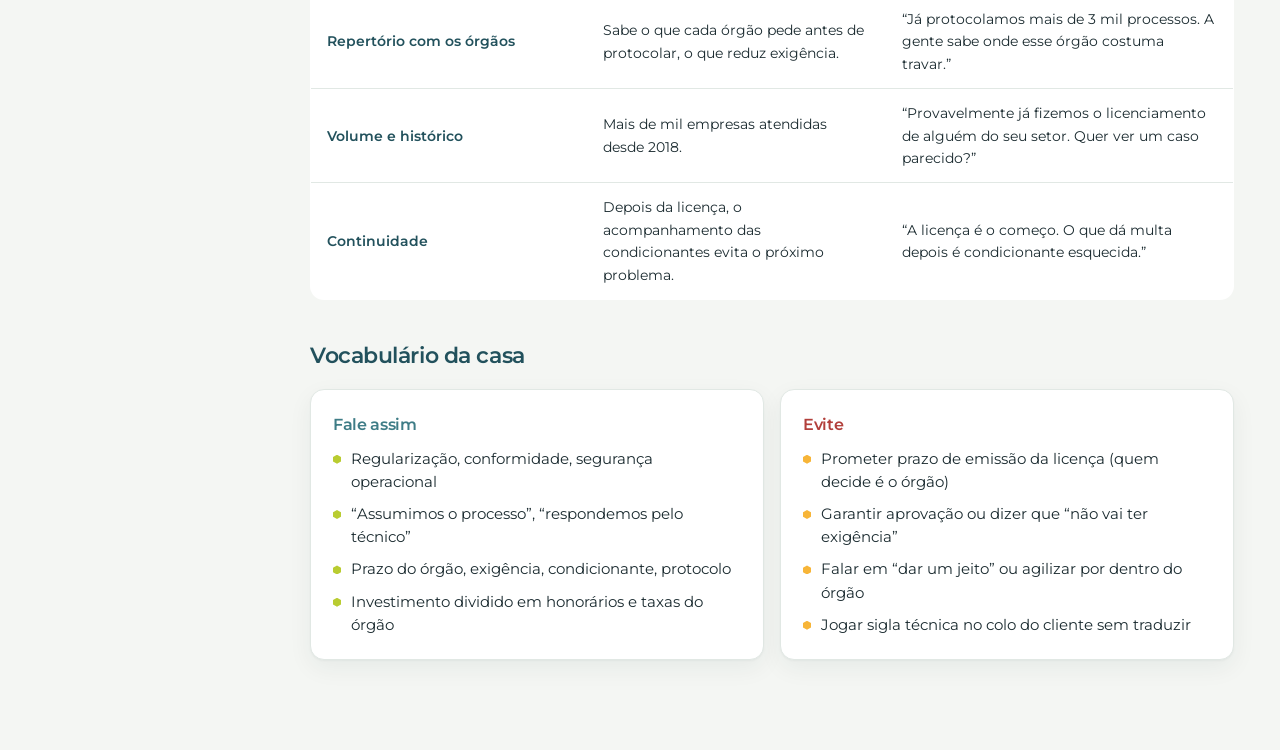
<file: playbook-comercial/index.html>
<!DOCTYPE html>
<html lang="pt-BR" data-gtm="GTM-TFSKCFTX">
<head>
<meta charset="UTF-8">
<meta name="viewport" content="width=device-width, initial-scale=1">
<script>window.dataLayer=window.dataLayer||[],window.gtag=window.gtag||function(){window.dataLayer.push(arguments)},window.gtag("consent","default",{ad_storage:"denied",analytics_storage:"denied",ad_user_data:"denied",ad_personalization:"denied",functionality_storage:"granted",security_storage:"granted",wait_for_update:500}),function(e,a,t,n){e[n]=e[n]||[],e[n].push({"gtm.start":(new Date).getTime(),event:"gtm.js"});var d=a.getElementsByTagName(t)[0],i=a.createElement(t);i.async=!0,i.src="https://www.googletagmanager.com/gtm.js?id=GTM-TFSKCFTX",d.parentNode.insertBefore(i,d)}(window,document,"script","dataLayer")</script>
<title>Playbook Comercial | Elementar Soluções Ambientais</title>
<meta name="description" content="Playbook comercial interno da Elementar Soluções Ambientais, com posicionamento, personas, jornada, processo, scripts e indicadores.">
<meta name="robots" content="noindex, nofollow, noarchive">
<link rel="canonical" href="https://elementarla.com.br/playbook-comercial/">
<link rel="icon" href="../assets/images/favicon-elementar.svg" type="image/svg+xml">
<link rel="preload" href="../assets/fonts/montserrat-latin.woff2" as="font" type="font/woff2" crossorigin>
<link rel="stylesheet" href="../assets/css/playbook-comercial.css?v=20261001">
</head>
<body>
<noscript><iframe src="https://www.googletagmanager.com/ns.html?id=GTM-TFSKCFTX" height="0" width="0" class="gtm-noscript" title="Google Tag Manager"></iframe></noscript>
<a class="skip-link" href="#conteudo">Ir para o conteúdo</a>
<div class="shell">
  <aside class="sidebar">
    <div class="brand">
      <img src="../assets/images/logo-elementar-branca.svg" alt="Elementar Soluções Ambientais">
      <div class="kicker">Playbook Comercial<span>Versão 1.0 · uso interno</span></div>
    </div>
    <nav class="nav" id="nav" aria-label="Seções do playbook"></nav>
    <div class="side-foot">
      <strong>Elementar Soluções Ambientais</strong>
      Rua 03, nº 800 · Office Tower<br>Salas 104/105 · Setor Oeste<br>Goiânia, GO · CEP 74115-050<br>
      <a href="../politica-de-privacidade.html">Privacidade</a> · <a href="../termos-de-uso.html">Termos</a> · <a href="../acessibilidade.html">Acessibilidade</a>
    </div>
  </aside>

  <main class="main" id="conteudo">

  <!-- ============ POSICIONAMENTO ============ -->
  <section class="section active" id="posicionamento">
    <div class="eyebrow"><i></i> Seção 01</div>
    <h1>Posicionamento</h1>
    <p class="lead">O que a Elementar vende, para quem, e por que o cliente escolhe a gente e não o técnico avulso da esquina. Todo script deste playbook nasce daqui.</p>

    <div class="hero">
      <h2>A Elementar não vende documento. Vende a tranquilidade de operar dentro da lei.</h2>
      <p>Consultoria ambiental que assume o processo inteiro, da primeira visita técnica à renovação da licença, falando com o órgão pelo cliente e devolvendo a ele o direito de tocar o negócio sem medo de multa, embargo ou interdição.</p>
      <div class="stats">
        <div><span>+1.000</span><small>empresas atendidas</small></div>
        <div><span>+3.000</span><small>estudos e regularizações</small></div>
        <div><span>2018</span><small>fundada por duas engenheiras ambientais</small></div>
        <div><span>GO</span><small>base em Goiânia, atuação multiestadual</small></div>
      </div>
    </div>

    <h2 class="blk">A frase de posicionamento (decore essa)</h2>
    <div class="card card--highlight">
      <p class="positioning-quote">
        “A gente cuida de todo o processo ambiental da sua empresa, do diagnóstico à licença na mão, com equipe própria de engenheiras ambientais e sanitaristas. Você não precisa entender de legislação ambiental. Precisa só de alguém que responda por ela.”
      </p>
    </div>

    <h2 class="blk">As três soluções</h2>
    <div class="grid g3">
      <div class="card sol-card">
        <h3>Licenciamento Ambiental</h3>
        <p>Todo o caminho até a licença: identificação do órgão competente, montagem da documentação, protocolo, resposta a exigências e entrega da licença.</p>
        <span class="pill">LAS</span><span class="pill">LP</span><span class="pill">LI</span><span class="pill">LO / LF</span><span class="pill">Renovação</span><span class="pill">Corretiva</span><span class="pill">DAI</span><span class="pill">Sistema Ipê</span>
      </div>
      <div class="card sol-card">
        <h3>Estudos Ambientais</h3>
        <p>A parte técnica que sustenta o processo. Estudos elaborados pela equipe própria, com responsabilidade técnica.</p>
        <span class="pill amber">EIA / RIMA</span><span class="pill amber">EIV / RIV</span><span class="pill amber">EIT / RIT</span><span class="pill amber">PCA</span><span class="pill amber">MCE</span><span class="pill amber">RTA</span><span class="pill amber">PGRS</span><span class="pill amber">Laudo de ruído</span>
      </div>
      <div class="card sol-card">
        <h3>Consultoria Ambiental</h3>
        <p>Acompanhamento contínuo. O calendário ambiental da empresa deixa de ser problema do cliente e passa a ser da Elementar.</p>
        <span class="pill petrol">Condicionantes</span><span class="pill petrol">Renovações</span><span class="pill petrol">Monitoramento de prazos</span><span class="pill petrol">Relatórios e mapas</span><span class="pill petrol">Gestão da área ambiental</span>
      </div>
    </div>

    <h2 class="blk">Por que a Elementar e não o concorrente</h2>
    <table class="vs-table">
      <tr><th>Diferencial</th><th>O que o cliente ganha</th><th>Como falar disso na venda</th></tr>
      <tr>
        <td>Equipe própria e multidisciplinar</td>
        <td>Não terceiriza estudo e não some no meio do processo.</td>
        <td>“O estudo é feito aqui dentro, pela nossa equipe, com responsável técnico nosso. Você tem uma pessoa só pra falar.”</td>
      </tr>
      <tr>
        <td>Processo ponta a ponta</td>
        <td>Da visita técnica ao protocolo, à exigência e à entrega da licença.</td>
        <td>“Você não vai precisar falar com o órgão. Quem responde exigência somos nós.”</td>
      </tr>
      <tr>
        <td>Repertório com os órgãos</td>
        <td>Sabe o que cada órgão pede antes de protocolar, o que reduz exigência.</td>
        <td>“Já protocolamos mais de 3 mil processos. A gente sabe onde esse órgão costuma travar.”</td>
      </tr>
      <tr>
        <td>Volume e histórico</td>
        <td>Mais de mil empresas atendidas desde 2018.</td>
        <td>“Provavelmente já fizemos o licenciamento de alguém do seu setor. Quer ver um caso parecido?”</td>
      </tr>
      <tr>
        <td>Continuidade</td>
        <td>Depois da licença, o acompanhamento das condicionantes evita o próximo problema.</td>
        <td>“A licença é o começo. O que dá multa depois é condicionante esquecida.”</td>
      </tr>
    </table>

    <h2 class="blk">Vocabulário da casa</h2>
    <div class="grid g2">
      <div class="card">
        <h3 class="sub title-positive">Fale assim</h3>
        <ul class="check">
          <li>Regularização, conformidade, segurança operacional</li>
          <li>“Assumimos o processo”, “respondemos pelo técnico”</li>
          <li>Prazo do órgão, exigência, condicionante, protocolo</li>
          <li>Investimento dividido em honorários e taxas do órgão</li>
        </ul>
      </div>
      <div class="card">
        <h3 class="sub title-negative">Evite</h3>
        <ul class="check amber">
          <li>Prometer prazo de emissão da licença (quem decide é o órgão)</li>
          <li>Garantir aprovação ou dizer que “não vai ter exigência”</li>
          <li>Falar em “dar um jeito” ou agilizar por dentro do órgão</li>
          <li>Jogar sigla técnica no colo do cliente sem traduzir</li>
        </ul>
      </div>
    </div>
  </section>

  <!-- ============ PERSONAS ============ -->
  <section class="section" id="personas">
    <div class="eyebrow"><i></i> Seção 02</div>
    <h1>Personas</h1>
    <p class="lead">Três perfis compram da Elementar por motivos completamente diferentes. Clique em uma persona para ver as dores, os medos, as objeções e o script certo para ela.</p>

    <div class="persona-picker" id="personaPicker"></div>
    <div class="card" id="personaPanel"></div>
  </section>

  <!-- ============ JORNADA ============ -->
  <section class="section" id="jornada">
    <div class="eyebrow"><i></i> Seção 03</div>
    <h1>Jornada do cliente</h1>
    <p class="lead">Do empresário que nem sabe que precisa de licença até o que já está com a proposta na mão. Cada nível pede uma conversa diferente. Clique para abrir.</p>
    <div id="jornadaList"></div>
  </section>

  <!-- ============ PROCESSO ============ -->
  <section class="section" id="processo">
    <div class="eyebrow"><i></i> Seção 04</div>
    <h1>Processo comercial</h1>
    <p class="lead">Cinco etapas. Nenhum lead avança sem cumprir o checklist da etapa anterior. Marque os itens conforme executa.</p>
    <div class="pipe" id="pipe"></div>
    <div id="stageBox"></div>
  </section>

  <!-- ============ SCRIPTS ============ -->
  <section class="section" id="scripts">
    <div class="eyebrow"><i></i> Seção 05</div>
    <h1>Scripts</h1>
    <p class="lead">Ponto de partida, não texto para ler no automático. Adapte ao setor do cliente e copie com um clique.</p>
    <div class="tabs" id="scriptTabs"></div>
    <div id="scriptPanes"></div>
  </section>

  <!-- ============ KPIs ============ -->
  <section class="section" id="kpis">
    <div class="eyebrow"><i></i> Seção 06</div>
    <h1>KPIs comerciais</h1>
    <p class="lead">Seis indicadores para acompanhar toda semana. Abaixo, o painel que calcula tudo sozinho a partir dos números da semana.</p>
    <div class="grid g3" id="kpiCards"></div>

    <h2 class="blk">Painel da semana</h2>
    <div class="dash">
      <h3>Fechamento semanal</h3>
      <p>Preencha os números da semana. O painel calcula as taxas e aponta onde o funil está travando.</p>
      <div class="dash-in">
        <div><label>Leads recebidos</label><input type="number" id="i1" value="0" min="0"></div>
        <div><label>Leads qualificados</label><input type="number" id="i2" value="0" min="0"></div>
        <div><label>Diagnósticos agendados</label><input type="number" id="i3" value="0" min="0"></div>
        <div><label>Diagnósticos realizados</label><input type="number" id="i4" value="0" min="0"></div>
        <div><label>Propostas enviadas</label><input type="number" id="i5" value="0" min="0"></div>
        <div><label>Contratos fechados</label><input type="number" id="i6" value="0" min="0"></div>
        <div><label>Receita fechada (R$)</label><input type="number" id="i7" value="0" min="0"></div>
        <div><label>Soma dos dias de ciclo dos contratos</label><input type="number" id="i8" value="0" min="0"></div>
      </div>
      <div class="dash-out" id="dashOut"></div>
      <p id="diag" class="funnel-diagnosis"></p>
    </div>

    <div class="note"><strong>Metas:</strong> os alvos de cada indicador estão marcados como <span class="fill">[PREENCHER]</span> até a Elementar validar a base histórica do CRM. Depois de dois meses de números reais, trave as metas aqui.</div>
  </section>

  <!-- ============ ARQUIVOS ============ -->
  <section class="section" id="arquivos">
    <div class="eyebrow"><i></i> Seção 07</div>
    <h1>Banco de arquivos</h1>
    <p class="lead">Tudo que o time comercial precisa puxar rápido no meio de uma negociação, em um lugar só.</p>
    <a class="drive-hub" href="https://drive.google.com/drive/folders/1Q_EZZxhCOVFdfIwI8faD54yL-CrGcMu3" target="_blank" rel="noopener">
      <div class="drive-ic"><svg viewBox="0 0 24 24" fill="none" stroke="currentColor" stroke-width="1.7"><path d="M3 7.5A2 2 0 0 1 5 5.5h4l2 2.5h8a2 2 0 0 1 2 2v8a2 2 0 0 1-2 2H5a2 2 0 0 1-2-2z"/></svg></div>
      <div><strong>Pasta Playbook Comercial no Drive</strong><small>Todos os materiais abaixo ficam aqui. Abre em uma nova aba.</small></div>
      <span class="drive-go">Abrir pasta →</span>
    </a>
    <div class="grid g2" id="files"></div>
    <div class="note">Cada card recebe o link do arquivo no Drive. Enquanto o link não existe, o campo fica como <span class="fill">[PREENCHER]</span>. Sugestão: uma pasta única no Drive da Elementar com estes sete blocos, e o playbook apontando pra ela.</div>
  </section>

  </main>
</div>
<div class="consent-banner" aria-label="Preferências de privacidade" role="dialog" data-consent-banner hidden><p><strong>Privacidade:</strong> usamos armazenamento essencial e mantemos Google Tag Manager e Microsoft Clarity sob consentimento. Com sua permissão, ativamos medição e publicidade. <a href="../politica-de-privacidade.html">Saiba mais</a>.</p><div class="consent-actions"><button type="button" data-consent-reject>Recusar opcionais</button><button type="button" class="consent-accept" data-consent-accept>Aceitar opcionais</button></div></div>
<script defer src="../assets/js/app.js?v=20261015-1"></script>
<script defer src="../assets/js/playbook-comercial.js?v=20261001"></script>
</body>
</html>
</file>
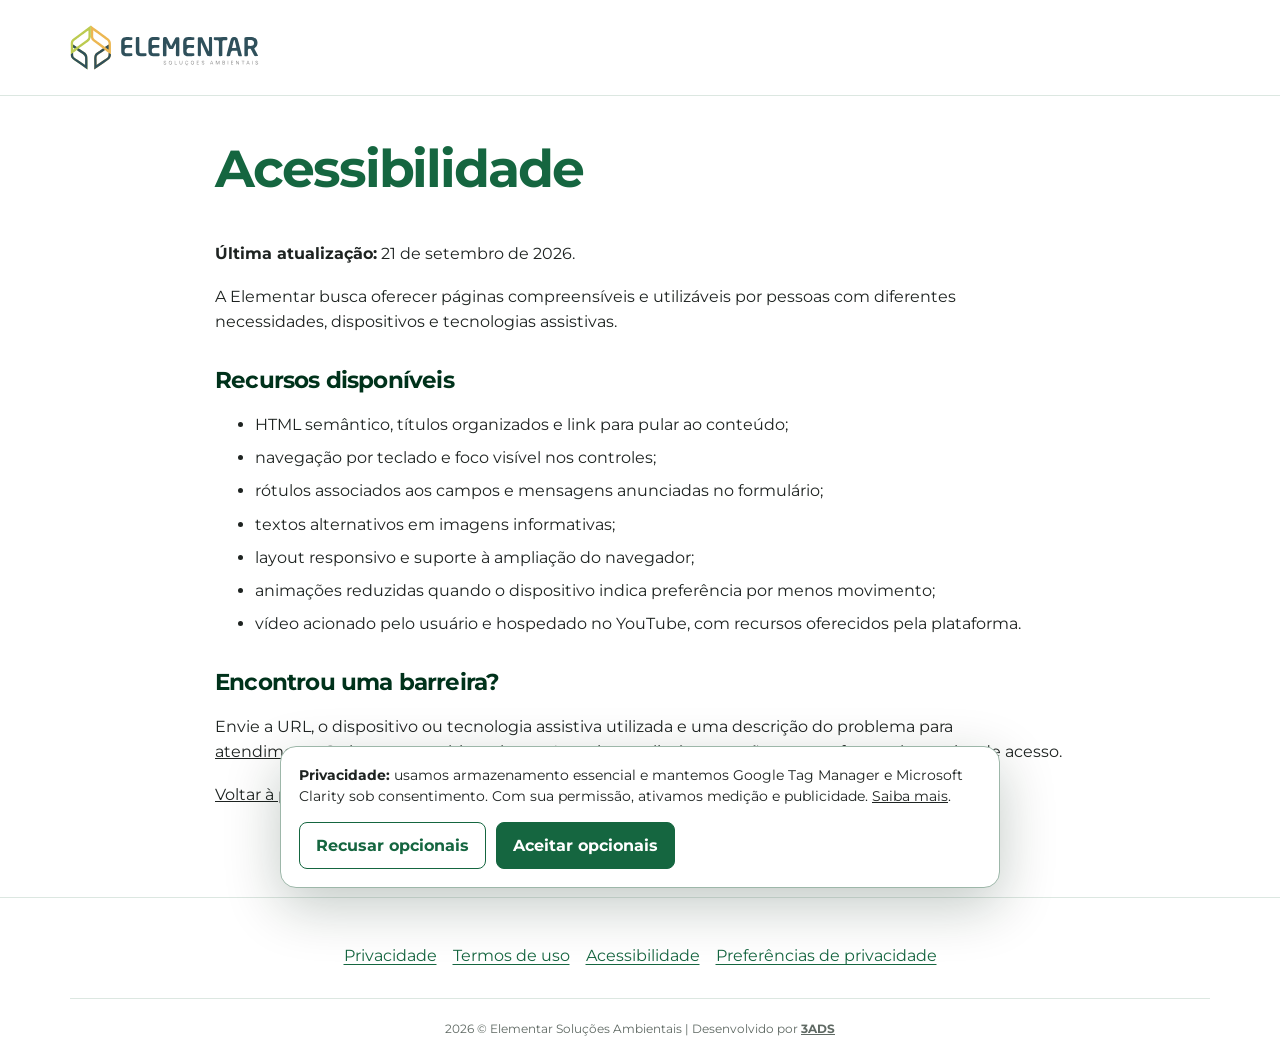
<file: acessibilidade.html>
<!doctype html><html data-gtm="GTM-TFSKCFTX" lang="pt-BR"><head><meta charset="utf-8"><meta content="width=device-width,initial-scale=1" name="viewport"><script>window.dataLayer=window.dataLayer||[],window.gtag=window.gtag||function(){window.dataLayer.push(arguments)},window.gtag("consent","default",{ad_storage:"denied",analytics_storage:"denied",ad_user_data:"denied",ad_personalization:"denied",functionality_storage:"granted",security_storage:"granted",wait_for_update:500}),function(e,a,t,n){e[n]=e[n]||[],e[n].push({"gtm.start":(new Date).getTime(),event:"gtm.js"});var d=a.getElementsByTagName(t)[0],i=a.createElement(t);i.async=!0,i.src="https://www.googletagmanager.com/gtm.js?id=GTM-TFSKCFTX",d.parentNode.insertBefore(i,d)}(window,document,"script","dataLayer")</script><title>Acessibilidade | Elementar Soluções Ambientais</title><meta content="Recursos de acessibilidade e canal para relatar barreiras nas páginas da Elementar." name="description"><link href="https://elementarla.com.br/acessibilidade.html" rel="canonical"><meta content="index,follow" name="robots"><link href="assets/images/favicon-elementar.svg" rel="icon" type="image/svg+xml"><link href="assets/css/style.css?v=20260928-2" rel="stylesheet"></head><body><noscript><iframe src="https://www.googletagmanager.com/ns.html?id=GTM-TFSKCFTX" height="0" width="0" class="gtm-noscript" title="Google Tag Manager"></iframe></noscript><a href="#conteudo" class="skip-link">Ir para o conteúdo</a><header class="legal-header"><div class="container"><a href="/licenciamento-ambiental/" aria-label="Voltar à página inicial"><img alt="Elementar Soluções Ambientais" height="512" src="assets/images/logo-elementar.svg" width="2081"></a></div></header><main class="legal-page" id="conteudo"><article class="container"><h1>Acessibilidade</h1><p><strong>Última atualização:</strong> 21 de setembro de 2026.</p><p>A Elementar busca oferecer páginas compreensíveis e utilizáveis por pessoas com diferentes necessidades, dispositivos e tecnologias assistivas.</p><h2>Recursos disponíveis</h2><ul><li>HTML semântico, títulos organizados e link para pular ao conteúdo;</li><li>navegação por teclado e foco visível nos controles;</li><li>rótulos associados aos campos e mensagens anunciadas no formulário;</li><li>textos alternativos em imagens informativas;</li><li>layout responsivo e suporte à ampliação do navegador;</li><li>animações reduzidas quando o dispositivo indica preferência por menos movimento;</li><li>vídeo acionado pelo usuário e hospedado no YouTube, com recursos oferecidos pela plataforma.</li></ul><h2>Encontrou uma barreira?</h2><p>Envie a URL, o dispositivo ou tecnologia assistiva utilizada e uma descrição do problema para <a href="mailto:atendimento@elementarambiental.com">atendimento@elementarambiental.com</a>. A equipe avaliará a correção ou uma forma alternativa de acesso.</p><p><a href="/licenciamento-ambiental/">Voltar à página de licenciamento ambiental</a></p></article></main><footer class="footer"><div class="container"><nav aria-label="Informações legais" class="footer__links"><a href="politica-de-privacidade.html">Privacidade</a><a href="termos-de-uso.html">Termos de uso</a><a href="acessibilidade.html" aria-current="page">Acessibilidade</a><button type="button" class="link-button" data-consent-manage>Preferências de privacidade</button></nav><div class="footer__bottom">2026 © Elementar Soluções Ambientais | Desenvolvido por <a href="https://3ads.com.br/" rel="noopener">3ADS</a></div></div></footer><div class="consent-banner" aria-label="Preferências de privacidade" data-consent-banner hidden role="dialog"><p><strong>Privacidade:</strong> usamos armazenamento essencial e mantemos Google Tag Manager e Microsoft Clarity sob consentimento. Com sua permissão, ativamos medição e publicidade. <a href="politica-de-privacidade.html">Saiba mais</a>.</p><div class="consent-actions"><button type="button" data-consent-reject>Recusar opcionais</button><button type="button" class="consent-accept" data-consent-accept>Aceitar opcionais</button></div></div><script defer="defer" src="assets/js/app.js?v=20261015-1"></script></body></html>
</file>
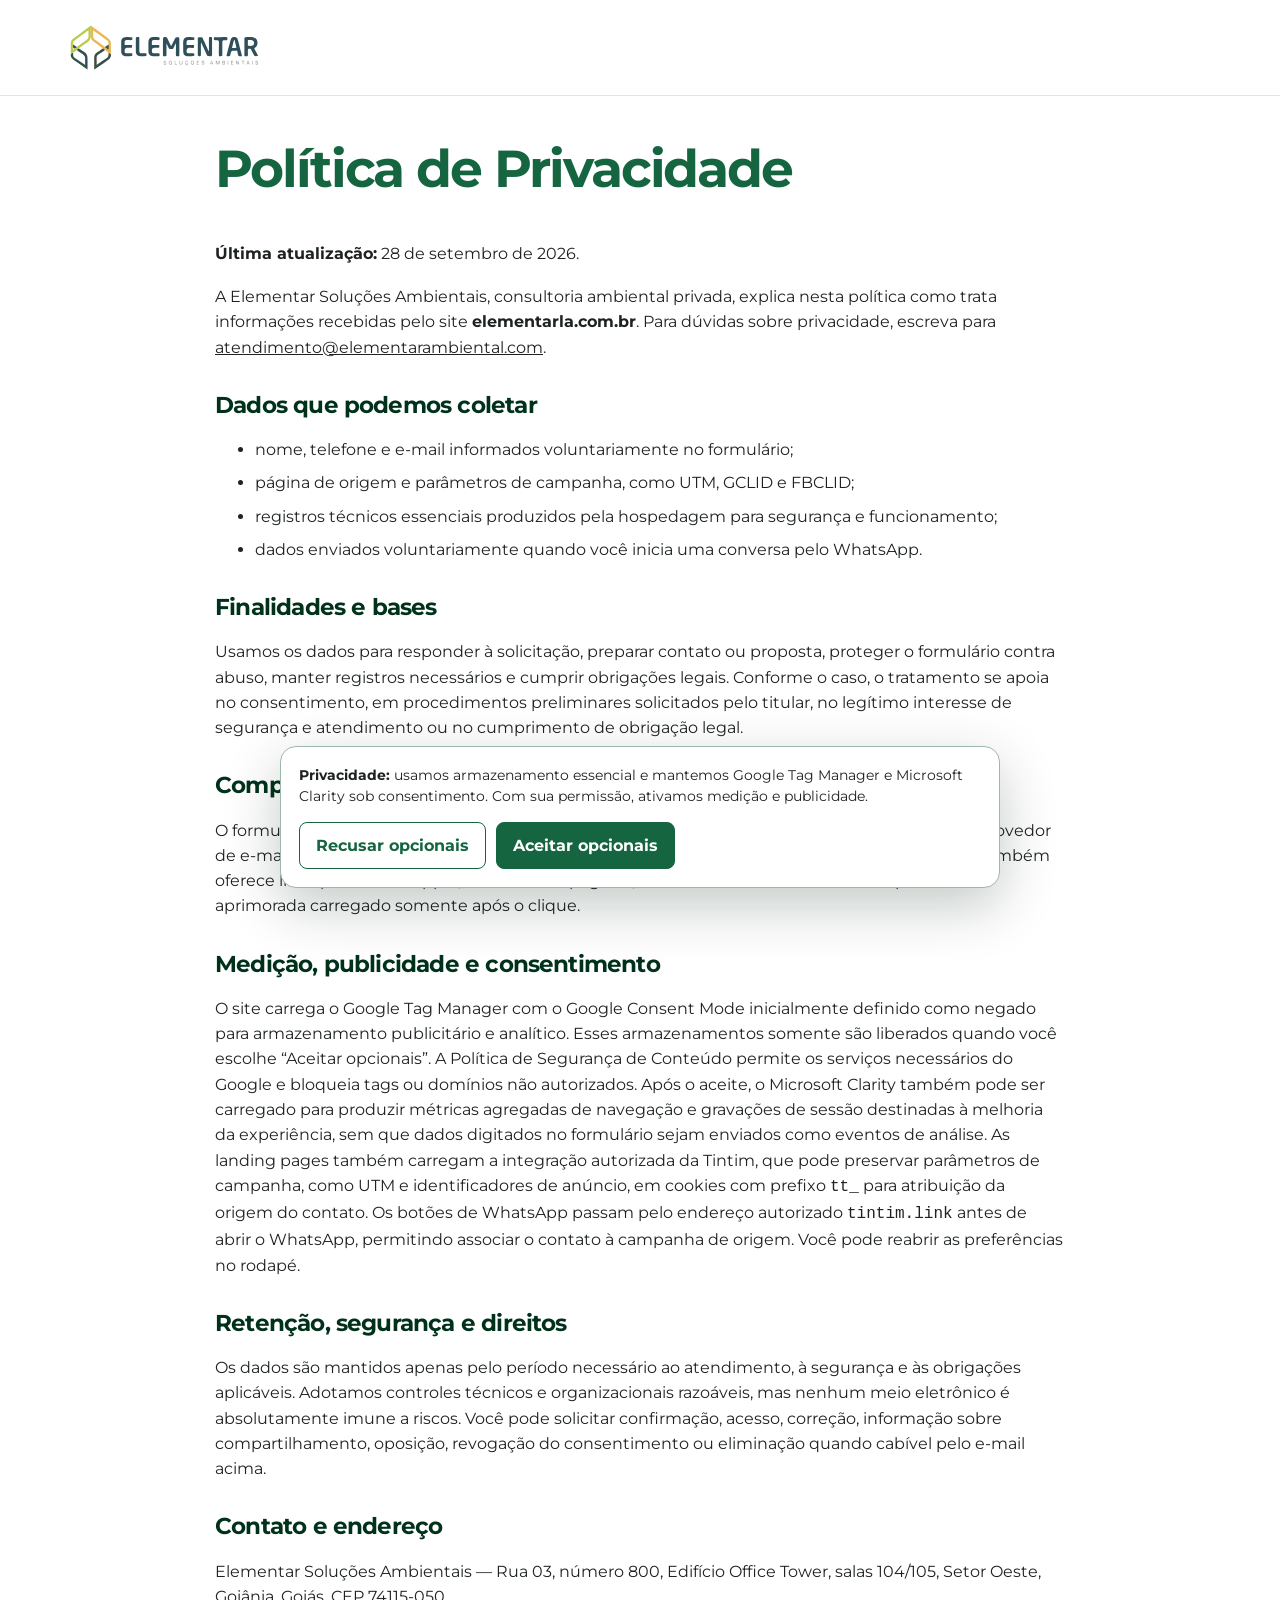
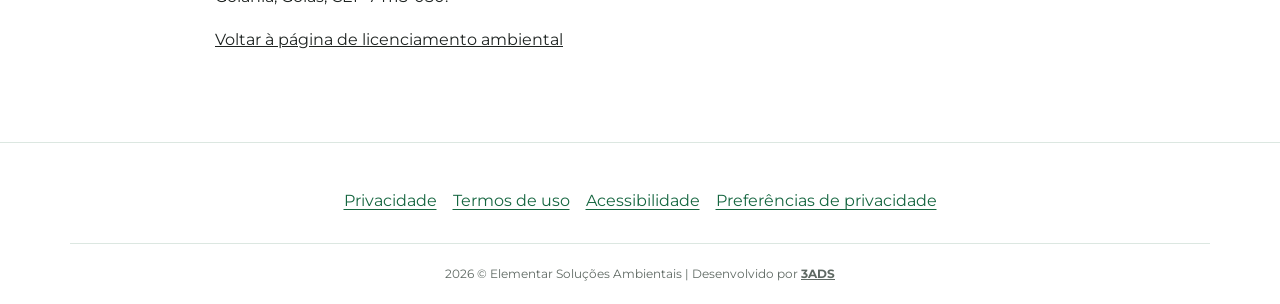
<file: politica-de-privacidade.html>
<!doctype html><html data-gtm="GTM-TFSKCFTX" lang="pt-BR"><head><meta charset="utf-8"><meta content="width=device-width,initial-scale=1" name="viewport"><script>window.dataLayer=window.dataLayer||[],window.gtag=window.gtag||function(){window.dataLayer.push(arguments)},window.gtag("consent","default",{ad_storage:"denied",analytics_storage:"denied",ad_user_data:"denied",ad_personalization:"denied",functionality_storage:"granted",security_storage:"granted",wait_for_update:500}),function(e,a,t,n){e[n]=e[n]||[],e[n].push({"gtm.start":(new Date).getTime(),event:"gtm.js"});var d=a.getElementsByTagName(t)[0],i=a.createElement(t);i.async=!0,i.src="https://www.googletagmanager.com/gtm.js?id=GTM-TFSKCFTX",d.parentNode.insertBefore(i,d)}(window,document,"script","dataLayer")</script><title>Política de Privacidade | Elementar Soluções Ambientais</title><meta content="Saiba como a Elementar trata os dados enviados em seus formulários e canais de atendimento." name="description"><link href="https://elementarla.com.br/politica-de-privacidade.html" rel="canonical"><meta content="index,follow" name="robots"><link href="assets/images/favicon-elementar.svg" rel="icon" type="image/svg+xml"><link href="assets/css/style.css?v=20260928-2" rel="stylesheet"></head><body><noscript><iframe src="https://www.googletagmanager.com/ns.html?id=GTM-TFSKCFTX" height="0" width="0" class="gtm-noscript" title="Google Tag Manager"></iframe></noscript><a href="#conteudo" class="skip-link">Ir para o conteúdo</a><header class="legal-header"><div class="container"><a href="/licenciamento-ambiental/" aria-label="Voltar à página inicial"><img alt="Elementar Soluções Ambientais" height="512" src="assets/images/logo-elementar.svg" width="2081"></a></div></header><main class="legal-page" id="conteudo"><article class="container"><h1>Política de Privacidade</h1><p><strong>Última atualização:</strong> 28 de setembro de 2026.</p><p>A Elementar Soluções Ambientais, consultoria ambiental privada, explica nesta política como trata informações recebidas pelo site <strong>elementarla.com.br</strong>. Para dúvidas sobre privacidade, escreva para <a href="mailto:atendimento@elementarambiental.com">atendimento@elementarambiental.com</a>.</p><h2>Dados que podemos coletar</h2><ul><li>nome, telefone e e-mail informados voluntariamente no formulário;</li><li>página de origem e parâmetros de campanha, como UTM, GCLID e FBCLID;</li><li>registros técnicos essenciais produzidos pela hospedagem para segurança e funcionamento;</li><li>dados enviados voluntariamente quando você inicia uma conversa pelo WhatsApp.</li></ul><h2>Finalidades e bases</h2><p>Usamos os dados para responder à solicitação, preparar contato ou proposta, proteger o formulário contra abuso, manter registros necessários e cumprir obrigações legais. Conforme o caso, o tratamento se apoia no consentimento, em procedimentos preliminares solicitados pelo titular, no legítimo interesse de segurança e atendimento ou no cumprimento de obrigação legal.</p><h2>Compartilhamento e serviços externos</h2><p>O formulário envia os dados para <strong>atendimento@elementarambiental.com</strong>. A hospedagem e o provedor de e-mail podem processar dados estritamente para entregar e armazenar a mensagem. O site também oferece links para WhatsApp e, em uma das páginas, vídeo do YouTube em modo de privacidade aprimorada carregado somente após o clique.</p><h2>Medição, publicidade e consentimento</h2><p>O site carrega o Google Tag Manager com o Google Consent Mode inicialmente definido como negado para armazenamento publicitário e analítico. Esses armazenamentos somente são liberados quando você escolhe “Aceitar opcionais”. A Política de Segurança de Conteúdo permite os serviços necessários do Google e bloqueia tags ou domínios não autorizados. Após o aceite, o Microsoft Clarity também pode ser carregado para produzir métricas agregadas de navegação e gravações de sessão destinadas à melhoria da experiência, sem que dados digitados no formulário sejam enviados como eventos de análise. As landing pages também carregam a integração autorizada da Tintim, que pode preservar parâmetros de campanha, como UTM e identificadores de anúncio, em cookies com prefixo <code>tt_</code> para atribuição da origem do contato. Os botões de WhatsApp passam pelo endereço autorizado <code>tintim.link</code> antes de abrir o WhatsApp, permitindo associar o contato à campanha de origem. Você pode reabrir as preferências no rodapé.</p><h2>Retenção, segurança e direitos</h2><p>Os dados são mantidos apenas pelo período necessário ao atendimento, à segurança e às obrigações aplicáveis. Adotamos controles técnicos e organizacionais razoáveis, mas nenhum meio eletrônico é absolutamente imune a riscos. Você pode solicitar confirmação, acesso, correção, informação sobre compartilhamento, oposição, revogação do consentimento ou eliminação quando cabível pelo e-mail acima.</p><h2>Contato e endereço</h2><p>Elementar Soluções Ambientais — Rua 03, número 800, Edifício Office Tower, salas 104/105, Setor Oeste, Goiânia, Goiás, CEP 74115-050.</p><p><a href="/licenciamento-ambiental/">Voltar à página de licenciamento ambiental</a></p></article></main><footer class="footer"><div class="container"><nav aria-label="Informações legais" class="footer__links"><a href="politica-de-privacidade.html" aria-current="page">Privacidade</a><a href="termos-de-uso.html">Termos de uso</a><a href="acessibilidade.html">Acessibilidade</a><button type="button" class="link-button" data-consent-manage>Preferências de privacidade</button></nav><div class="footer__bottom">2026 © Elementar Soluções Ambientais | Desenvolvido por <a href="https://3ads.com.br/" rel="noopener">3ADS</a></div></div></footer><div class="consent-banner" aria-label="Preferências de privacidade" data-consent-banner hidden role="dialog"><p><strong>Privacidade:</strong> usamos armazenamento essencial e mantemos Google Tag Manager e Microsoft Clarity sob consentimento. Com sua permissão, ativamos medição e publicidade.</p><div class="consent-actions"><button type="button" data-consent-reject>Recusar opcionais</button><button type="button" class="consent-accept" data-consent-accept>Aceitar opcionais</button></div></div><script defer="defer" src="assets/js/app.js?v=20261015-1"></script></body></html>
</file>
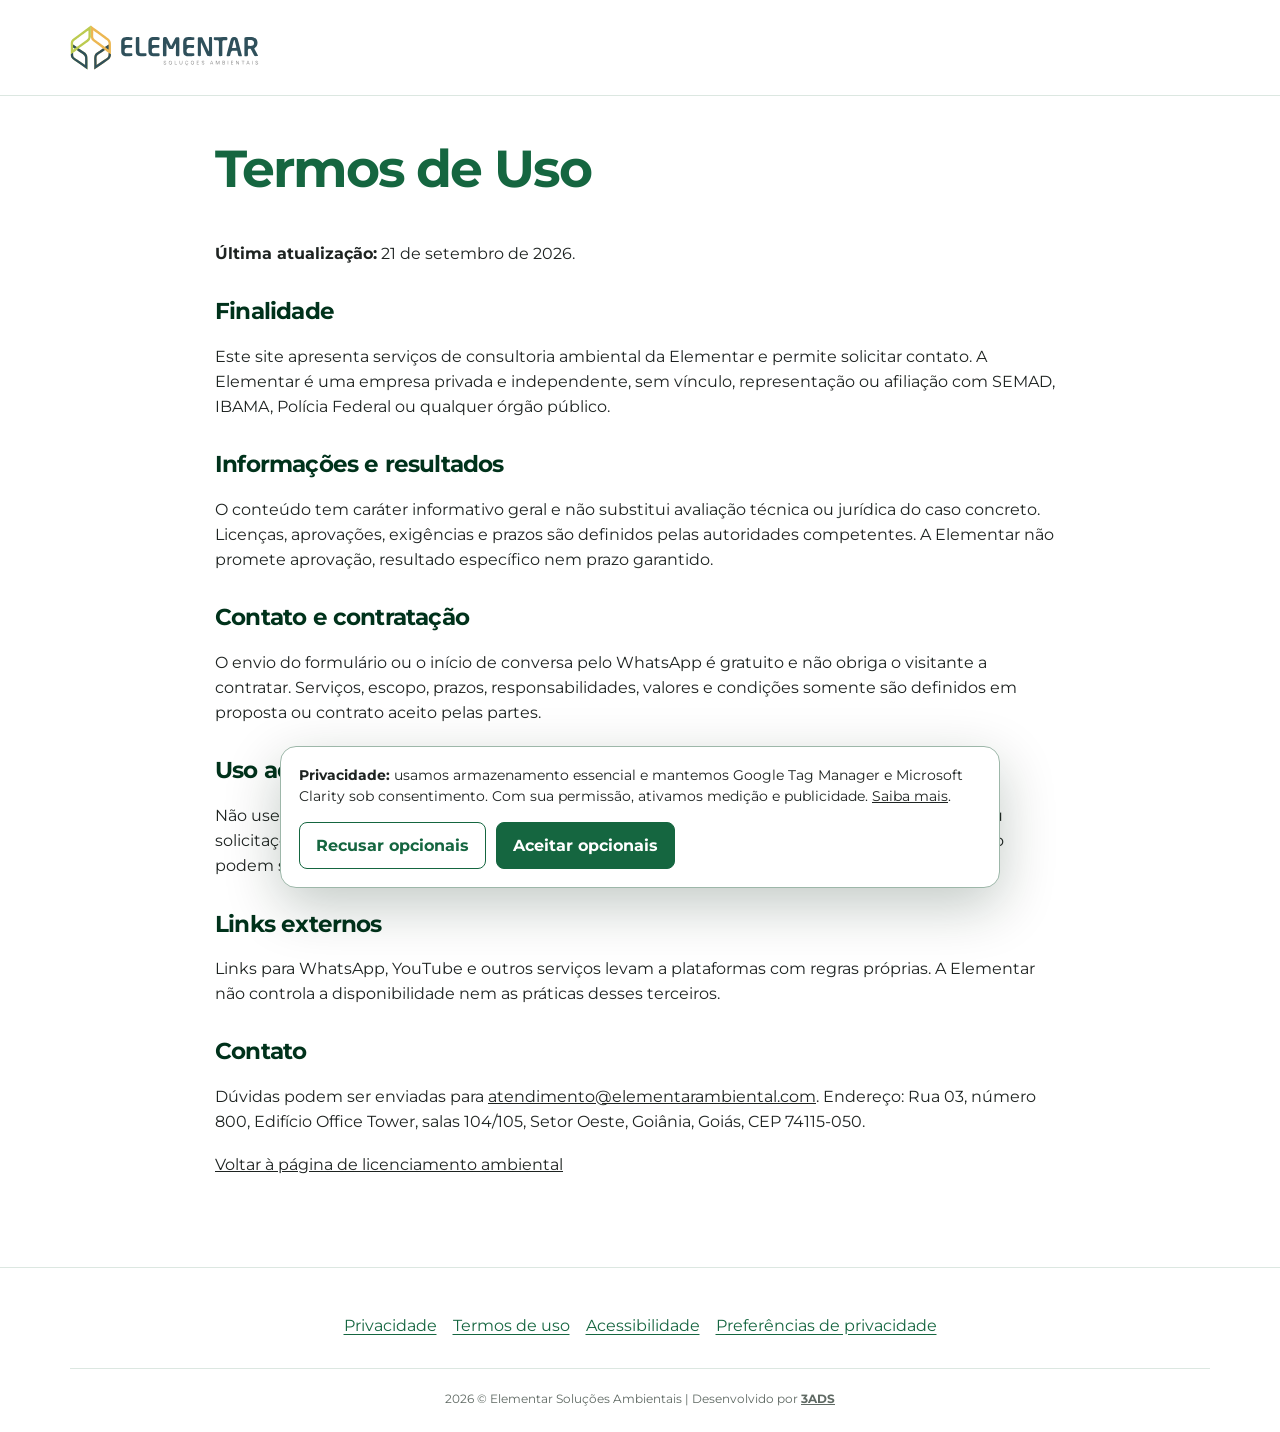
<file: termos-de-uso.html>
<!doctype html><html data-gtm="GTM-TFSKCFTX" lang="pt-BR"><head><meta charset="utf-8"><meta content="width=device-width,initial-scale=1" name="viewport"><script>window.dataLayer=window.dataLayer||[],window.gtag=window.gtag||function(){window.dataLayer.push(arguments)},window.gtag("consent","default",{ad_storage:"denied",analytics_storage:"denied",ad_user_data:"denied",ad_personalization:"denied",functionality_storage:"granted",security_storage:"granted",wait_for_update:500}),function(e,a,t,n){e[n]=e[n]||[],e[n].push({"gtm.start":(new Date).getTime(),event:"gtm.js"});var d=a.getElementsByTagName(t)[0],i=a.createElement(t);i.async=!0,i.src="https://www.googletagmanager.com/gtm.js?id=GTM-TFSKCFTX",d.parentNode.insertBefore(i,d)}(window,document,"script","dataLayer")</script><title>Termos de Uso | Elementar Soluções Ambientais</title><meta content="Condições de uso das páginas de consultoria ambiental da Elementar." name="description"><link href="https://elementarla.com.br/termos-de-uso.html" rel="canonical"><meta content="index,follow" name="robots"><link href="assets/images/favicon-elementar.svg" rel="icon" type="image/svg+xml"><link href="assets/css/style.css?v=20260928-2" rel="stylesheet"></head><body><noscript><iframe src="https://www.googletagmanager.com/ns.html?id=GTM-TFSKCFTX" height="0" width="0" class="gtm-noscript" title="Google Tag Manager"></iframe></noscript><a href="#conteudo" class="skip-link">Ir para o conteúdo</a><header class="legal-header"><div class="container"><a href="/licenciamento-ambiental/" aria-label="Voltar à página inicial"><img alt="Elementar Soluções Ambientais" height="512" src="assets/images/logo-elementar.svg" width="2081"></a></div></header><main class="legal-page" id="conteudo"><article class="container"><h1>Termos de Uso</h1><p><strong>Última atualização:</strong> 21 de setembro de 2026.</p><h2>Finalidade</h2><p>Este site apresenta serviços de consultoria ambiental da Elementar e permite solicitar contato. A Elementar é uma empresa privada e independente, sem vínculo, representação ou afiliação com SEMAD, IBAMA, Polícia Federal ou qualquer órgão público.</p><h2>Informações e resultados</h2><p>O conteúdo tem caráter informativo geral e não substitui avaliação técnica ou jurídica do caso concreto. Licenças, aprovações, exigências e prazos são definidos pelas autoridades competentes. A Elementar não promete aprovação, resultado específico nem prazo garantido.</p><h2>Contato e contratação</h2><p>O envio do formulário ou o início de conversa pelo WhatsApp é gratuito e não obriga o visitante a contratar. Serviços, escopo, prazos, responsabilidades, valores e condições somente são definidos em proposta ou contrato aceito pelas partes.</p><h2>Uso adequado</h2><p>Não use o site para enviar conteúdo ilegal, dados de terceiros sem autorização, código malicioso ou solicitações automatizadas. As marcas, textos e imagens pertencem aos respectivos titulares e não podem ser reutilizados sem autorização.</p><h2>Links externos</h2><p>Links para WhatsApp, YouTube e outros serviços levam a plataformas com regras próprias. A Elementar não controla a disponibilidade nem as práticas desses terceiros.</p><h2>Contato</h2><p>Dúvidas podem ser enviadas para <a href="mailto:atendimento@elementarambiental.com">atendimento@elementarambiental.com</a>. Endereço: Rua 03, número 800, Edifício Office Tower, salas 104/105, Setor Oeste, Goiânia, Goiás, CEP 74115-050.</p><p><a href="/licenciamento-ambiental/">Voltar à página de licenciamento ambiental</a></p></article></main><footer class="footer"><div class="container"><nav aria-label="Informações legais" class="footer__links"><a href="politica-de-privacidade.html">Privacidade</a><a href="termos-de-uso.html" aria-current="page">Termos de uso</a><a href="acessibilidade.html">Acessibilidade</a><button type="button" class="link-button" data-consent-manage>Preferências de privacidade</button></nav><div class="footer__bottom">2026 © Elementar Soluções Ambientais | Desenvolvido por <a href="https://3ads.com.br/" rel="noopener">3ADS</a></div></div></footer><div class="consent-banner" aria-label="Preferências de privacidade" data-consent-banner hidden role="dialog"><p><strong>Privacidade:</strong> usamos armazenamento essencial e mantemos Google Tag Manager e Microsoft Clarity sob consentimento. Com sua permissão, ativamos medição e publicidade. <a href="politica-de-privacidade.html">Saiba mais</a>.</p><div class="consent-actions"><button type="button" data-consent-reject>Recusar opcionais</button><button type="button" class="consent-accept" data-consent-accept>Aceitar opcionais</button></div></div><script defer="defer" src="assets/js/app.js?v=20261015-1"></script></body></html>
</file>
<file: assets/css/style.css>
@font-face{font-family:Montserrat;src:url("../fonts/montserrat-latin.woff2") format("woff2");font-style:normal;font-weight:400 700;font-display:swap}@font-face{font-family:"Barlow Semi Condensed";src:url("../fonts/barlow-semi-condensed-400.woff2") format("woff2");font-style:normal;font-weight:400;font-display:swap}@font-face{font-family:"Barlow Semi Condensed";src:url("../fonts/barlow-semi-condensed-600.woff2") format("woff2");font-style:normal;font-weight:600;font-display:swap}@font-face{font-family:"Barlow Semi Condensed";src:url("../fonts/barlow-semi-condensed-700.woff2") format("woff2");font-style:normal;font-weight:700;font-display:swap}:root{--green:#156640;--green-dark:#073c2b;--green-deep:#00321b;--green-soft:#eefcf5;--lime:#62da54;--ink:#1e2321;--muted:#5e6562;--line:#dce7e1;--white:#fff;--shadow:0 18px 50px rgba(0, 50, 27, 0.12);--radius:24px;--container:1140px}*{box-sizing:border-box}html{scroll-behavior:smooth;-webkit-text-size-adjust:100%}body{margin:0;color:var(--ink);font-family:Montserrat,Arial,sans-serif;font-size:16px;line-height:1.58;background:#fff}.gtm-noscript{display:none;visibility:hidden}iframe,img,svg,video{display:block;max-width:100%}img{height:auto}a{color:inherit}button,input{font:inherit}h1,h2,h3,p{margin-top:0}h1,h2,h3{line-height:1.12}h1{font-size:clamp(2rem, 9vw, 3.45rem);letter-spacing:-.04em}h2{font-size:clamp(1.8rem, 7vw, 2.65rem);letter-spacing:-.035em}h3{font-size:1.08rem}p{margin-bottom:1.1rem}.container{width:min(100% - 40px,var(--container));margin-inline:auto}.section{padding:62px 0;position:relative;overflow:hidden}.section--soft{background:var(--green-soft)}.section--green{color:#fff;background:linear-gradient(135deg,rgba(0,50,27,.91),rgba(21,102,64,.9)),url("../images/fundo-folhas.webp") center/cover}.section--deep{color:#fff;background:var(--green-dark)}.section--air-monitor{background-image:linear-gradient(90deg,rgba(0,50,27,.91),rgba(21,102,64,.86)),url("../images/fundo-monitoramento.webp")}.section-title{max-width:760px;margin:0 auto 40px;text-align:center}.section-title p{color:var(--muted);margin:14px auto 0;max-width:700px}.section--deep .section-title p,.section--green .section-title p{color:rgba(255,255,255,.82)}.eyebrow{display:block;margin-bottom:11px;color:var(--green);font-size:.78rem;font-weight:700;letter-spacing:.13em;text-transform:uppercase}.section--deep .eyebrow,.section--green .eyebrow{color:#8be981}.muted{color:var(--muted)}.center{text-align:center}.mt-34{margin-top:34px}.skip-link{position:fixed;left:12px;top:-70px;z-index:1000;background:#fff;color:#111;padding:10px 16px;border-radius:8px}.skip-link:focus{top:12px}.hero{position:relative;min-height:auto;display:grid;align-items:center;padding:46px 0 58px;overflow:hidden;text-align:center}.hero__grid{display:grid;gap:38px;align-items:center;position:relative;z-index:2}.hero__grid>*{min-width:0}.hero__copy{max-width:680px;min-width:0;margin-inline:auto}.hero__logo{width:206px;height:auto;margin:0 auto 28px}.hero h1{margin-bottom:20px;color:var(--green)}.hero__lead{max-width:650px;font-size:clamp(1rem, 3.7vw, 1.25rem);font-weight:600;color:#315b47;margin:0 auto 30px}.hero__image{width:min(100%,500px);margin-inline:auto}.hero--forest{min-height:700px;padding-top:45px;color:#fff;background:linear-gradient(90deg,rgba(0,0,0,.62),rgba(0,0,0,.3)),url("../images/hero-licenciamento.webp") center/cover}.hero--forest .hero__lead,.hero--forest h1{color:#fff}.hero--forest .hero__logo,.hero--video .hero__logo{width:210px}.hero--video{min-height:700px;color:#fff;background:url("../images/hero-video.webp") center/cover;font-family:"Barlow Semi Condensed",Montserrat,sans-serif}.hero--video .hero__lead,.hero--video h1{color:#fff}.hero--video h1{font-family:"Barlow Semi Condensed",Montserrat,sans-serif;font-size:clamp(2.45rem, 10vw, 4.4rem);font-weight:700}.hero--video .hero__lead{font-size:clamp(1.15rem, 4vw, 1.5rem);font-weight:400}.hero--air{min-height:630px}.hero--air h1{font-size:2rem;overflow-wrap:anywhere}.hero--air .hero__image,.hero--white .hero__image{width:84%;filter:drop-shadow(0 18px 36px rgba(0, 50, 27, .08))}.floating-cta{position:absolute;top:0;right:0;z-index:4;display:none;align-items:center;gap:20px;padding:15px 7vw 15px 30px;background:rgba(0,50,43,.82);color:#fff;border-radius:0 0 0 28px;font-family:Montserrat,Arial,sans-serif}.floating-cta p{margin:0;font-weight:700}.button{display:inline-flex;width:100%;max-width:480px;min-height:56px;align-items:center;justify-content:center;gap:11px;padding:14px;border:1px solid rgba(255,255,255,.78);border-radius:8px;color:#fff;background:linear-gradient(100deg,#55d94b,#064526 76%);box-shadow:0 5px 0 rgba(0,38,19,.22),0 10px 20px rgba(0,50,27,.18);font-size:.78rem;font-weight:700;line-height:1.2;text-align:center;text-decoration:none;text-transform:uppercase;white-space:normal;transition:transform .22s ease,box-shadow .22s ease,filter .22s ease}.button:hover{transform:translateY(-2px);filter:brightness(1.06);box-shadow:0 7px 0 rgba(0,38,19,.2),0 15px 25px rgba(0,50,27,.2)}.button:focus-visible{outline:3px solid #aaf59e;outline-offset:4px}.button--compact{min-height:42px;padding:9px 17px;background:#fff;color:var(--green-deep);box-shadow:none}.button__icon{width:25px;height:25px;flex:0 0 auto;fill:currentColor}.wa-icon{display:block;width:24px;height:24px;flex:0 0 24px;object-fit:contain}.button--compact .wa-icon{width:20px;height:20px;flex-basis:20px;filter:brightness(0) saturate(100%) invert(24%) sepia(23%) saturate(1496%) hue-rotate(105deg) brightness(92%) contrast(93%)}.lead-card{width:100%;max-width:500px;margin-inline:auto;padding:28px 22px;border-radius:18px;background:#fff;color:var(--ink);box-shadow:var(--shadow);text-align:left}.lead-card h2{font-size:1.35rem;color:var(--green);text-align:center;margin-bottom:7px}.lead-card__intro{text-align:center;color:var(--muted);font-size:.9rem;margin-bottom:20px}.lead-form{display:grid;gap:13px}.hp-field{position:absolute!important;width:1px!important;height:1px!important;overflow:hidden!important;clip:rect(0 0 0 0)!important;clip-path:inset(50%)!important;white-space:nowrap!important}.field label{display:block;margin-bottom:5px;font-size:.82rem;font-weight:600;color:#304d3f}.field input{width:100%;height:48px;border:1px solid #d9e2dd;border-radius:7px;background:#f7f9f8;padding:0 14px;color:#14271e;transition:border .2s,box-shadow .2s}.field input:focus{border-color:var(--green);box-shadow:0 0 0 3px rgba(21,102,64,.12);outline:0}.lead-form .button{width:100%;border:0;cursor:pointer}.form-status{min-height:1.4em;margin:0;font-size:.82rem;text-align:center}.form-status[aria-live]{color:#8b3f16}.split{display:grid;gap:36px;align-items:center}.split__copy{max-width:650px;margin-inline:auto;text-align:center}.split__copy h2{margin-bottom:18px}.split__media{margin-inline:auto}.split__media img{border-radius:var(--radius)}.check-list{display:grid;gap:12px;margin:22px 0 30px;padding:0;list-style:none;text-align:left}.check-list li{position:relative;padding-left:34px;font-weight:600}.check-list li::before{content:"✓";position:absolute;left:0;top:.05em;display:grid;place-items:center;width:23px;height:23px;border-radius:50%;background:var(--green);color:#fff;font-size:.78rem;font-weight:700}.section--deep .check-list li::before,.section--green .check-list li::before{background:#72e267;color:#073c2b}.benefit-grid{display:grid;gap:18px}.benefit-card{height:100%;padding:27px 22px;border:1px solid rgba(21,102,64,.14);border-radius:18px;background:#fff;box-shadow:0 10px 34px rgba(1,65,37,.07);text-align:center}.benefit-card img{width:64px;height:64px;object-fit:contain;margin:0 auto 17px}.benefit-card h3{color:var(--green);margin-bottom:10px}.benefit-card p{font-size:.92rem;color:var(--muted);margin:0}.section--green .benefit-card{background:rgba(255,255,255,.96)}.image-row{display:grid;grid-template-columns:repeat(3,1fr);gap:7px;margin-top:34px}.image-row img{width:100%;aspect-ratio:1/1;object-fit:cover;border-radius:14px}.feature-image{width:min(100%,530px);margin-inline:auto}.client-strip{overflow:hidden;mask-image:linear-gradient(90deg,transparent,#000 8%,#000 92%,transparent)}.client-track{display:flex;align-items:center;width:max-content}.client-track.has-duplicates{animation:marquee 42s linear infinite}.client-track img{width:104px;height:78px;object-fit:contain;margin:0 14px;filter:grayscale(1);opacity:.75;transition:.2s}.client-track img:hover{filter:none;opacity:1}@keyframes marquee{to{transform:translateX(-50%)}}.testimonial-grid{display:grid;gap:18px}.testimonial{height:100%;padding:26px;border:1px solid var(--line);border-radius:18px;background:#fff;box-shadow:0 10px 28px rgba(0,50,27,.06)}.testimonial::before{content:"“";display:block;height:38px;color:#72bf77;font-family:Georgia,serif;font-size:3.5rem;line-height:.8}.testimonial h3{color:var(--green);margin:13px 0 8px}.testimonial p{font-size:.9rem;color:var(--muted);margin:0}.process-grid{display:grid;gap:18px;counter-reset:steps}.process-card{position:relative;height:100%;overflow:hidden;border-radius:20px;background:#fff;color:var(--ink);box-shadow:var(--shadow)}.process-card img{width:100%;aspect-ratio:16/10;object-fit:cover}.process-card__body{padding:24px}.process-card__body::before{counter-increment:steps;content:"0" counter(steps);display:inline-block;margin-bottom:10px;color:#55b966;font-size:.8rem;font-weight:700;letter-spacing:.12em}.process-card h3{color:var(--green);margin-bottom:8px}.process-card p{margin:0;color:var(--muted);font-size:.9rem}.gallery{display:grid;grid-template-columns:repeat(2,1fr);gap:12px}.gallery img{width:100%;aspect-ratio:1/1;object-fit:cover;border-radius:16px}.gallery img:last-child{grid-column:1/-1;aspect-ratio:2/1}.video-frame{position:relative;width:min(100%,960px);margin-inline:auto;overflow:hidden;border-radius:22px;aspect-ratio:16/9;background:#062c24;box-shadow:var(--shadow)}.video-frame iframe{width:100%;height:100%;border:0}.video-poster{position:relative;width:100%;height:100%;border:0;padding:0;background:#062c24;cursor:pointer}.video-poster img{width:100%;height:100%;object-fit:cover;opacity:.88}.video-poster::after{content:"▶";position:absolute;inset:50% auto auto 50%;display:grid;place-items:center;width:76px;height:76px;transform:translate(-50%,-50%);border-radius:50%;background:#fff;color:var(--green);font-size:1.7rem;line-height:1;box-shadow:0 10px 30px rgba(0,0,0,.25)}.video-poster:focus-visible{outline:4px solid #aaf59e;outline-offset:-4px}.cta-band{padding:62px 0;color:#fff;text-align:center;background:linear-gradient(90deg,rgba(0,50,27,.82),rgba(7,60,43,.7)),url("../images/fundo-cta.webp") center/cover}.cta-band--air{background-image:linear-gradient(90deg,rgba(0,50,27,.88),rgba(7,60,43,.72)),url("../images/fundo-cta-monitoramento.webp")}.cta-band h2{margin-bottom:12px}.cta-band p{font-size:1.05rem;margin:0 auto 24px;max-width:720px}.risk-list{display:grid;gap:14px;margin:30px 0;padding:0;list-style:none}.risk-list li{padding:22px;border:1px solid rgba(21,102,64,.12);border-radius:16px;background:#fff;font-weight:600;box-shadow:0 8px 24px rgba(0,50,27,.05)}.stat-grid{display:grid;gap:18px}.stat-card{display:flex;align-items:center;min-height:150px;padding:25px;border:1px solid rgba(255,255,255,.25);border-radius:20px;background:rgba(255,255,255,.09);font-size:1rem;font-weight:650;text-align:center;justify-content:center}.deliverable-list{display:grid;gap:13px;margin:25px 0 30px;padding:0;list-style:none}.deliverable-list li{display:flex;gap:12px;align-items:flex-start;padding:16px 18px;border-left:4px solid #65cf61;background:#f5faf7;border-radius:0 12px 12px 0}.deliverable-list li::before{content:"✓";color:var(--green);font-weight:700}.footer{padding:45px 0 24px;background:#fff;border-top:1px solid var(--line)}.footer__grid{display:grid;gap:25px}.footer__logo{width:190px}.footer address{font-style:normal;color:var(--muted);font-size:.88rem}.footer__bottom{margin-top:30px;padding-top:20px;border-top:1px solid var(--line);color:#5f6963;font-size:.78rem;text-align:center}.footer__bottom a{font-weight:700}.footer__links{display:flex;flex-wrap:wrap;justify-content:center;gap:8px 16px;margin:0 0 14px}.footer__links a,.link-button{color:var(--green);text-decoration:underline;text-underline-offset:3px}.link-button{border:0;padding:0;background:0 0;font:inherit;cursor:pointer}.disclosure{padding:24px;border:1px solid var(--line);border-radius:16px;background:#f8fbf9;color:#34483e;font-size:.9rem}.disclosure strong{color:var(--green-deep)}.consent-field{display:flex;gap:10px;align-items:flex-start;font-size:.78rem;color:#3e5148}.consent-field input{width:18px;height:18px;flex:0 0 auto;margin-top:2px;accent-color:var(--green)}.consent-banner{position:fixed;right:12px;bottom:12px;left:12px;z-index:9999;max-width:720px;margin-inline:auto;padding:18px;border:1px solid #9db7a9;border-radius:16px;background:#fff;color:var(--ink);box-shadow:0 18px 55px rgba(0,34,18,.24)}.consent-banner[hidden]{display:none}.consent-banner p{margin:0 0 14px;font-size:.85rem}.consent-actions{display:flex;flex-wrap:wrap;gap:10px}.consent-actions button{min-height:44px;padding:10px 16px;border:1px solid var(--green);border-radius:8px;background:#fff;color:var(--green);font-weight:700;cursor:pointer}.consent-actions .consent-accept{background:var(--green);color:#fff}.legal-page{padding:44px 0 72px}.legal-page article{max-width:850px;margin-inline:auto}.legal-page h1{color:var(--green);font-size:clamp(2rem, 8vw, 3.25rem)}.legal-page h2{margin-top:32px;font-size:1.45rem;color:var(--green-deep)}.legal-page li{margin-bottom:8px}.legal-header{padding:24px 0;border-bottom:1px solid var(--line)}.legal-header img{width:190px}.reveal{opacity:1;transform:none}.js .reveal{opacity:0;transform:translateY(24px);transition:opacity .72s ease,transform .72s ease}.js .reveal.is-visible{opacity:1;transform:none}@media (min-width:600px){.container{width:min(100% - 64px,var(--container))}.section{padding:72px 0}.button{width:auto;padding-inline:22px;font-size:.9rem}.hero--air h1{font-size:clamp(2rem, 8vw, 3.1rem);overflow-wrap:normal}.hero--air .hero__image,.hero--white .hero__image{width:auto}.image-row{gap:10px}.client-track img{width:126px;margin-inline:19px}.benefit-grid,.process-grid,.stat-grid,.testimonial-grid{grid-template-columns:repeat(2,1fr)}.risk-list{grid-template-columns:repeat(2,1fr)}.gallery{grid-template-columns:repeat(3,1fr)}.gallery img:last-child{grid-column:auto;aspect-ratio:1/1}.footer__grid{grid-template-columns:0.75fr 1.25fr;align-items:center}}@media (min-width:900px){.section{padding:95px 0}.hero{min-height:670px;padding:54px 0;text-align:left}.hero__copy{margin-inline:0}.hero__logo{margin-inline:0}.hero__lead{margin-inline:0}.hero--forest{min-height:670px;padding-top:54px}.hero--video{min-height:720px}.hero__grid,.split{grid-template-columns:1.18fr 0.82fr;gap:70px}.hero--forest .hero__grid{grid-template-columns:1.35fr 0.65fr}.hero--air .hero__grid{grid-template-columns:1.05fr 0.95fr}.hero--air .hero__image,.hero--white .hero__image{order:2}.floating-cta{display:flex}.benefit-grid{grid-template-columns:repeat(5,1fr)}.benefit-card{padding:29px 18px}.process-grid,.testimonial-grid{grid-template-columns:repeat(4,1fr)}.stat-grid{grid-template-columns:repeat(5,1fr)}.risk-list{grid-template-columns:repeat(4,1fr)}.split--reverse .split__media{order:2}.split__copy{text-align:left;margin-inline:0}.footer__grid{grid-template-columns:260px 1fr}}@media (min-width:1500px){:root{--container:1240px}.hero{min-height:760px}.hero__grid{gap:90px}}@media (prefers-reduced-motion:reduce){html{scroll-behavior:auto}*,::after,::before{animation-duration:NaNs!important;animation-iteration-count:1!important;transition-duration:NaNs!important;scroll-behavior:auto!important}.js .reveal{opacity:1;transform:none}}.gtm-noscript{display:none;visibility:hidden}
</file>
<file: assets/css/tintim-button.css>
.tintim-whatsapp-float{position:fixed;z-index:9999;right:max(20px,env(safe-area-inset-right));bottom:max(20px,env(safe-area-inset-bottom));width:64px;height:64px;display:flex;align-items:center;justify-content:center;background:#00ad57;border-radius:50%;box-shadow:0 8px 24px rgba(0,0,0,.22);transition:transform .2s ease,box-shadow .2s ease}.tintim-whatsapp-float:hover{transform:translateY(-2px);box-shadow:0 10px 28px rgba(0,0,0,.28)}.tintim-whatsapp-float:focus-visible{outline:3px solid #fff;outline-offset:3px}.tintim-whatsapp-float svg{display:block;width:32px;height:32px}@media (prefers-reduced-motion:reduce){.tintim-whatsapp-float{transition:none}}
</file>
<file: assets/css/playbook-comercial.css>
@font-face{font-family:Montserrat;src:url('../fonts/montserrat-latin.woff2') format('woff2');font-style:normal;font-weight:100 900;font-display:swap}
:root{
  --petrol:#22515C;
  --petrol-deep:#16333B;
  --petrol-ink:#0E2229;
  --lime:#B9CC31;
  --lime-soft:#EEF3D2;
  --amber:#F7B538;
  --amber-soft:#FDF0D6;
  --gray:#989898;
  --bg:#F4F6F3;
  --card:#FFFFFF;
  --line:#E1E8E4;
  --text:#1B2B30;
  --text-soft:#5C6E73;
  --radius:14px;
  --shadow:0 1px 2px rgba(22,51,59,.04), 0 8px 24px rgba(22,51,59,.06);
}
*{box-sizing:border-box}
html{scroll-behavior:smooth}
body{
  margin:0;background:var(--bg);color:var(--text);
  font-family:Montserrat,system-ui,sans-serif;font-size:15px;line-height:1.6;
  -webkit-font-smoothing:antialiased;
}
h1,h2,h3,h4,.display{font-family:Montserrat,sans-serif;color:var(--petrol);letter-spacing:-.02em;margin:0}
button{font-family:inherit}
a{color:var(--petrol)}
.gtm-noscript{display:none!important;visibility:hidden!important}
.skip-link{position:fixed;left:12px;top:-80px;z-index:10000;background:#fff;color:var(--petrol-deep);padding:10px 14px;border-radius:8px;font-weight:700}
.skip-link:focus{top:12px}

/* ---------- LAYOUT ---------- */
.shell{display:flex;min-height:100vh}
.sidebar{
  width:264px;flex:0 0 264px;background:var(--petrol-deep);
  position:sticky;top:0;height:100vh;display:flex;flex-direction:column;
  padding:26px 18px;overflow-y:auto;
}
.sidebar::-webkit-scrollbar{width:6px}
.sidebar::-webkit-scrollbar-thumb{background:rgba(255,255,255,.15);border-radius:3px}
.brand{padding:0 6px 22px;border-bottom:1px solid rgba(255,255,255,.1);margin-bottom:18px}
.brand img{width:100%;max-width:190px;display:block}
.brand .kicker{
  margin-top:14px;font-family:Montserrat,sans-serif;font-size:10px;letter-spacing:.18em;
  text-transform:uppercase;color:var(--lime);font-weight:600;
}
.brand .kicker span{display:block;color:rgba(255,255,255,.55);letter-spacing:.06em;font-size:11px;margin-top:3px;text-transform:none;font-weight:400}
.nav{display:flex;flex-direction:column;gap:2px;flex:1}
.nav button{
  display:flex;align-items:center;gap:11px;width:100%;text-align:left;
  background:none;border:0;color:rgba(255,255,255,.7);padding:11px 12px;border-radius:10px;
  font-size:14px;font-weight:500;cursor:pointer;transition:.18s;position:relative;
}
.nav button:hover{background:rgba(255,255,255,.06);color:#fff}
.nav button.active{background:rgba(185,204,49,.14);color:#fff}
.nav button.active .hex{background:var(--lime)}
.hex{
  width:10px;height:11px;background:rgba(255,255,255,.3);flex:0 0 10px;transition:.18s;
  clip-path:polygon(50% 0,100% 25%,100% 75%,50% 100%,0 75%,0 25%);
}
.nav button:hover .hex{background:rgba(255,255,255,.55)}
.side-foot{
  margin-top:20px;padding:14px;border-radius:12px;background:rgba(255,255,255,.05);
  font-size:12px;color:rgba(255,255,255,.6);line-height:1.5;
}
.side-foot strong{color:#fff;display:block;font-weight:600;margin-bottom:4px;font-size:12px}
.side-foot a{color:var(--lime)}

.main{flex:1;min-width:0;padding:40px 46px 90px;max-width:1180px}
.section{display:none;animation:fade .35s ease}
.section.active{display:block}
@keyframes fade{from{opacity:0;transform:translateY(10px)}to{opacity:1;transform:none}}

.eyebrow{
  display:inline-flex;align-items:center;gap:8px;font-family:Montserrat,sans-serif;font-size:11px;
  letter-spacing:.16em;text-transform:uppercase;color:var(--text-soft);font-weight:600;margin-bottom:12px;
}
.eyebrow i{width:9px;height:10px;background:var(--lime);display:block;clip-path:polygon(50% 0,100% 25%,100% 75%,50% 100%,0 75%,0 25%)}
.section > h1{font-size:38px;font-weight:600;line-height:1.1}
.lead{color:var(--text-soft);font-size:16px;max-width:760px;margin:12px 0 34px}
h2.blk{font-size:22px;font-weight:600;margin:38px 0 16px}
h3.sub{font-size:16px;font-weight:600;margin:0 0 10px}

.card{background:var(--card);border:1px solid var(--line);border-radius:var(--radius);padding:22px;box-shadow:var(--shadow)}
.card--highlight{border-left:3px solid var(--lime)}
.positioning-quote{font-family:Montserrat,sans-serif;font-size:19px;color:var(--petrol);margin:0;line-height:1.45}
.title-positive{color:#3E7C86}.title-negative{color:#B23F3B}
.grid{display:grid;gap:16px}
.g2{grid-template-columns:repeat(2,1fr)}
.g3{grid-template-columns:repeat(3,1fr)}
.g4{grid-template-columns:repeat(4,1fr)}

/* ---------- POSICIONAMENTO ---------- */
.hero{
  background:linear-gradient(135deg,var(--petrol-deep) 0%,var(--petrol) 100%);
  border-radius:20px;padding:40px;color:#fff;position:relative;overflow:hidden;
}
.hero:after{
  content:"";position:absolute;right:-70px;top:-70px;width:320px;height:355px;opacity:.09;
  background:var(--lime);clip-path:polygon(50% 0,100% 25%,100% 75%,50% 100%,0 75%,0 25%);
}
.hero h2{color:#fff;font-size:30px;font-weight:600;max-width:640px;line-height:1.2;position:relative}
.hero p{color:rgba(255,255,255,.8);max-width:640px;margin:16px 0 0;position:relative}
.stats{display:flex;gap:38px;margin-top:32px;position:relative;flex-wrap:wrap}
.stats div span{display:block;font-family:Montserrat,sans-serif;font-size:32px;font-weight:600;color:var(--lime);line-height:1}
.stats div small{color:rgba(255,255,255,.7);font-size:12.5px}

.pill{
  display:inline-block;background:var(--lime-soft);color:#5D6B14;font-size:11.5px;font-weight:600;
  padding:4px 10px;border-radius:20px;margin:0 6px 6px 0;
}
.pill.amber{background:var(--amber-soft);color:#8A5B06}
.pill.petrol{background:#E4EDEF;color:var(--petrol)}

.sol-card{border-top:3px solid var(--lime)}
.sol-card:nth-child(2){border-top-color:var(--amber)}
.sol-card:nth-child(3){border-top-color:var(--petrol)}
.sol-card h3{font-size:17px;margin-bottom:8px}
.sol-card p{color:var(--text-soft);font-size:14px;margin:0 0 12px}

.vs-table{width:100%;border-collapse:collapse;background:var(--card);border-radius:var(--radius);overflow:hidden;border:1px solid var(--line)}
.vs-table th,.vs-table td{padding:13px 16px;text-align:left;font-size:14px;border-bottom:1px solid var(--line)}
.vs-table th{background:#EDF2EF;font-family:Montserrat,sans-serif;font-weight:600;color:var(--petrol);font-size:13px}
.vs-table tr:last-child td{border-bottom:0}
.vs-table td:first-child{font-weight:600;color:var(--petrol);width:30%}

/* ---------- PERSONAS ---------- */
.persona-picker{display:grid;grid-template-columns:repeat(3,1fr);gap:14px;margin-bottom:26px}
.persona-btn{
  background:var(--card);border:1.5px solid var(--line);border-radius:var(--radius);padding:18px;
  text-align:left;cursor:pointer;transition:.2s;box-shadow:var(--shadow);
}
.persona-btn:hover{border-color:var(--lime);transform:translateY(-2px)}
.persona-btn.active{border-color:var(--petrol);background:var(--petrol);color:#fff}
.persona-btn .num{font-family:Montserrat,sans-serif;font-size:11px;letter-spacing:.14em;color:var(--text-soft);font-weight:600}
.persona-btn.active .num{color:var(--lime)}
.persona-btn h3{font-size:16.5px;margin:6px 0 5px}
.persona-btn.active h3{color:#fff}
.persona-btn p{margin:0;font-size:13px;color:var(--text-soft)}
.persona-btn.active p{color:rgba(255,255,255,.75)}

.tabs{display:flex;gap:6px;flex-wrap:wrap;border-bottom:1px solid var(--line);margin-bottom:20px}
.tabs button{
  background:none;border:0;border-bottom:2px solid transparent;padding:10px 14px;cursor:pointer;
  font-size:14px;font-weight:500;color:var(--text-soft);transition:.15s;margin-bottom:-1px;
}
.tabs button:hover{color:var(--petrol)}
.tabs button.active{color:var(--petrol);border-bottom-color:var(--lime);font-weight:600}
.tabpane{display:none}
.tabpane.active{display:block;animation:fade .25s ease}

ul.check{list-style:none;padding:0;margin:0;display:grid;gap:9px}
ul.check li{display:flex;gap:10px;align-items:flex-start;font-size:14.5px}
ul.check li:before{
  content:"";width:8px;height:9px;background:var(--lime);flex:0 0 8px;margin-top:7px;
  clip-path:polygon(50% 0,100% 25%,100% 75%,50% 100%,0 75%,0 25%);
}
ul.check.amber li:before{background:var(--amber)}
ul.check.petrol li:before{background:var(--petrol)}

.obj{border:1px solid var(--line);border-radius:12px;overflow:hidden;margin-bottom:10px;background:var(--card)}
.obj-q{
  padding:14px 18px;cursor:pointer;font-weight:600;font-size:14.5px;color:var(--petrol);
  display:flex;justify-content:space-between;gap:14px;align-items:center;
}
.obj-q:hover{background:#F7FAF8}
.obj-q .plus{color:var(--lime);font-size:19px;font-family:Montserrat;line-height:1;transition:.2s}
.obj.open .plus{transform:rotate(45deg)}
.obj-a{display:none;padding:0 18px 18px;font-size:14.5px;color:var(--text-soft);border-top:1px solid var(--line);padding-top:14px}
.obj.open .obj-a{display:block}

/* ---------- JORNADA ---------- */
.jstage{border:1px solid var(--line);background:var(--card);border-radius:var(--radius);margin-bottom:12px;overflow:hidden}
.jstage-h{display:flex;gap:16px;align-items:center;padding:18px 20px;cursor:pointer}
.jstage-h:hover{background:#F7FAF8}
.jlevel{
  width:38px;height:42px;flex:0 0 38px;background:var(--petrol);color:#fff;display:flex;
  align-items:center;justify-content:center;font-family:Montserrat;font-weight:600;font-size:15px;
  clip-path:polygon(50% 0,100% 25%,100% 75%,50% 100%,0 75%,0 25%);
}
.jstage:nth-child(2) .jlevel{background:#2F6773}
.jstage:nth-child(3) .jlevel{background:#3E7C86}
.jstage:nth-child(4) .jlevel{background:var(--amber)}
.jstage:nth-child(5) .jlevel{background:var(--lime);color:#3E4A08}
.jstage-h h3{font-size:16px;margin:0}
.jstage-h p{margin:2px 0 0;font-size:13.5px;color:var(--text-soft)}
.jstage-b{display:none;padding:4px 20px 22px 74px;border-top:1px solid var(--line);margin-top:0}
.jstage.open .jstage-b{display:block;padding-top:18px}

/* ---------- PROCESSO ---------- */
.pipe{display:grid;grid-template-columns:repeat(5,1fr);gap:10px;margin-bottom:22px}
.pipe button{
  background:var(--card);border:1px solid var(--line);border-radius:14px;padding:13px 14px;cursor:pointer;
  text-align:left;transition:.18s;box-shadow:var(--shadow);display:flex;gap:11px;align-items:center;
}
.pipe button:hover{border-color:var(--lime)}
.pipe button.active{background:var(--petrol-deep);border-color:var(--petrol-deep)}
.pipe .badge{
  width:29px;height:29px;flex:0 0 29px;border-radius:50%;background:#EDF2EF;color:var(--text-soft);
  display:flex;align-items:center;justify-content:center;font-family:Montserrat;font-size:12px;font-weight:600;
}
.pipe button.active .badge{background:var(--lime);color:#3E4A08}
.pipe .badge svg{width:15px;height:15px;stroke:currentColor;fill:none;stroke-width:2.4}
.pipe .st{font-family:Montserrat;font-size:12.5px;color:var(--text-soft);font-weight:500;line-height:1.1}
.pipe button.active .st{color:rgba(255,255,255,.6)}
.pipe .nm{font-family:Montserrat;font-size:14.5px;font-weight:600;color:var(--petrol);margin-top:3px;line-height:1.2}
.pipe button.active .nm{color:#fff}

.svc{display:flex;gap:8px;flex-wrap:wrap;margin-bottom:24px}
.svc button{
  display:flex;align-items:center;gap:8px;background:var(--card);border:1px solid var(--line);
  border-radius:11px;padding:9px 15px;font-size:13.5px;font-weight:500;color:var(--text-soft);cursor:pointer;transition:.18s;
}
.svc button svg{width:16px;height:16px;stroke:currentColor;fill:none;stroke-width:1.7}
.svc button:hover{border-color:var(--lime);color:var(--petrol)}
.svc button.active{background:var(--petrol-deep);border-color:var(--petrol-deep);color:#fff}

.proc-grid{display:grid;grid-template-columns:1fr 300px;gap:20px;align-items:start}
.svc-sel{display:flex;align-items:center;gap:11px;margin:0 0 16px;flex-wrap:wrap;font-size:14.5px}
.svc-sel .ic{
  width:32px;height:32px;flex:0 0 32px;border-radius:9px;background:#EAF1F0;color:var(--petrol);
  display:flex;align-items:center;justify-content:center;
}
.svc-sel .ic svg{width:16px;height:16px;stroke:currentColor;fill:none;stroke-width:1.7}
.svc-sel b{color:var(--petrol);font-family:Montserrat;font-weight:600}
.micro{
  margin-left:auto;background:#E8F0FB;color:#2E5C93;font-size:11.5px;font-weight:600;
  padding:5px 11px;border-radius:8px;white-space:nowrap;
}

.progress-wrap{background:#E9EFEB;border-radius:20px;height:8px;overflow:hidden;margin:6px 0 18px}
.progress-bar{display:block;width:100%;height:8px;border:0;background:#E9EFEB;appearance:none}
.progress-bar::-webkit-progress-bar{background:#E9EFEB}.progress-bar::-webkit-progress-value{background:var(--petrol-deep);transition:.3s}.progress-bar::-moz-progress-bar{background:var(--petrol-deep)}
.chk{display:flex;gap:11px;align-items:flex-start;padding:9px 0;border-bottom:1px dashed var(--line);cursor:pointer;font-size:14px}
.chk:last-child{border-bottom:0}
.chk input{margin-top:3px;width:16px;height:16px;accent-color:var(--lime);cursor:pointer;flex:0 0 16px}
.chk.done span{text-decoration:line-through;color:var(--gray)}

.bloco{border:1px solid var(--line);background:var(--card);border-radius:13px;margin-bottom:10px;overflow:hidden;box-shadow:var(--shadow)}
.bloco-h{display:flex;align-items:center;gap:14px;padding:13px 16px;cursor:pointer}
.bloco-h:hover{background:#F7FAF8}
.bloco-ic{
  width:34px;height:34px;flex:0 0 34px;border-radius:9px;background:#EAF1F0;color:var(--petrol);
  display:flex;align-items:center;justify-content:center;
}
.bloco-ic svg{width:17px;height:17px;stroke:currentColor;fill:none;stroke-width:1.7}
.bloco-t{font-family:Montserrat;font-weight:600;font-size:14px;color:var(--petrol);width:180px;flex:0 0 180px;line-height:1.25}
.bloco-prev{flex:1;min-width:0;font-size:12.5px;color:var(--text-soft);display:flex;flex-wrap:wrap;gap:3px 15px}
.bloco-prev i{font-style:normal;display:inline-flex;gap:6px}
.bloco-prev i:before{content:"•";color:var(--lime)}
.bloco-count{display:none;flex:1;font-size:12.5px;color:var(--text-soft)}
.bloco.open .bloco-count{display:block}
.bloco.open .bloco-prev{display:none}
.bloco-chev{flex:0 0 auto;color:var(--text-soft);transition:.2s;display:flex}
.bloco-chev svg{width:16px;height:16px;stroke:currentColor;fill:none;stroke-width:2}
.bloco.open .bloco-chev{transform:rotate(180deg)}
.bloco-b{display:none;border-top:1px solid var(--line);padding:2px 18px 14px 64px}
.bloco.open .bloco-b{display:block;padding-top:8px}
.bloco.risk .bloco-ic{background:var(--amber-soft);color:#8A5B06}
.bloco.risk .bloco-prev i:before{color:var(--amber)}
.bloco.risk .chk input{accent-color:var(--amber)}
.bloco-done .bloco-ic{background:var(--lime-soft);color:#5D6B14}

.panel{background:var(--card);border:1px solid var(--line);border-radius:16px;padding:2px 18px;box-shadow:var(--shadow);position:sticky;top:20px}
.panel-row{display:flex;gap:13px;align-items:flex-start;padding:16px 0;border-bottom:1px solid var(--line)}
.panel-row:last-child{border-bottom:0}
.panel-ic{
  width:34px;height:34px;flex:0 0 34px;border-radius:9px;background:#EAF1F0;color:var(--petrol);
  display:flex;align-items:center;justify-content:center;
}
.panel-ic svg{width:17px;height:17px;stroke:currentColor;fill:none;stroke-width:1.7}
.panel small{display:block;font-size:12px;color:var(--text-soft);line-height:1.35}
.panel strong{display:block;font-family:Montserrat;font-size:14px;color:var(--petrol);font-weight:600;margin-top:3px;line-height:1.3}
.panel .warn strong{color:#8A5B06}
.panel .warn .panel-ic{background:var(--amber-soft);color:#8A5B06}
.panel .ok strong{color:#5D6B14}
.panel .ok .panel-ic{background:var(--lime-soft);color:#5D6B14}

.do-dont{display:grid;grid-template-columns:1fr 1fr;gap:16px}
.do{border-left:3px solid var(--lime)}
.dont{border-left:3px solid #D9534F}
.do h4,.dont h4{font-size:14px;margin-bottom:12px;letter-spacing:.02em}
.dont h4{color:#B23F3B}

/* ---------- SCRIPTS ---------- */
.script{background:var(--card);border:1px solid var(--line);border-radius:var(--radius);padding:20px;margin-bottom:14px;box-shadow:var(--shadow)}
.script-h{display:flex;justify-content:space-between;align-items:flex-start;gap:16px;margin-bottom:12px}
.script-h h3{font-size:15.5px}
.script-h small{color:var(--text-soft);font-size:12.5px;display:block;margin-top:3px}
.script-body{
  background:#F7FAF8;border:1px dashed var(--line);border-radius:10px;padding:16px;
  font-size:14.5px;white-space:pre-wrap;line-height:1.65;color:#26383D;
}
.copy{
  background:var(--petrol);color:#fff;border:0;border-radius:9px;padding:8px 15px;font-size:12.5px;
  font-weight:600;cursor:pointer;transition:.18s;white-space:nowrap;
}
.copy:hover{background:var(--petrol-deep)}
.copy.ok{background:var(--lime);color:#3E4A08}

/* ---------- KPIs ---------- */
.kpi{border-top:3px solid var(--petrol)}
.kpi h3{font-size:15px;margin-bottom:6px}
.kpi .formula{font-family:ui-monospace,Menlo,monospace;font-size:12.5px;background:#F1F5F2;border-radius:8px;padding:9px 11px;color:var(--petrol);margin:10px 0}
.kpi p{font-size:13.5px;color:var(--text-soft);margin:0}
.kpi .meta{font-size:12px;font-weight:600;color:#5D6B14;background:var(--lime-soft);border-radius:6px;padding:4px 9px;display:inline-block;margin-top:10px}

.dash{background:var(--petrol-deep);border-radius:20px;padding:30px;color:#fff}
.dash h3{color:#fff;font-size:19px;margin-bottom:4px}
.dash > p{color:rgba(255,255,255,.65);font-size:14px;margin:0 0 22px}
.dash-in{display:grid;grid-template-columns:repeat(3,1fr);gap:14px;margin-bottom:24px}
.dash-in label{display:block;font-size:12px;color:rgba(255,255,255,.7);margin-bottom:6px;font-weight:500}
.dash-in input{
  width:100%;background:rgba(255,255,255,.08);border:1px solid rgba(255,255,255,.16);border-radius:9px;
  padding:10px 12px;color:#fff;font-size:15px;font-family:Montserrat;font-weight:500;
}
.dash-in input:focus{outline:2px solid var(--lime);outline-offset:1px}
.dash-out{display:grid;grid-template-columns:repeat(4,1fr);gap:14px}
.dash-out div{background:rgba(255,255,255,.07);border-radius:12px;padding:15px}
.dash-out strong{display:block;font-family:Montserrat;font-size:25px;font-weight:600;color:var(--lime);line-height:1.1}
.dash-out small{color:rgba(255,255,255,.65);font-size:11.5px}
.dash-out div.warn strong{color:var(--amber)}

/* ---------- ARQUIVOS ---------- */
.drive-hub{
  display:flex;align-items:center;gap:15px;background:var(--petrol-deep);border-radius:16px;padding:18px 22px;
  margin:0 0 20px;text-decoration:none;transition:.18s;box-shadow:var(--shadow);
}
.drive-hub:hover{background:var(--petrol)}
.drive-ic{width:40px;height:40px;flex:0 0 40px;border-radius:11px;background:rgba(185,204,49,.18);color:var(--lime);display:flex;align-items:center;justify-content:center}
.drive-ic svg{width:21px;height:21px}
.drive-hub strong{display:block;font-family:Montserrat;font-size:15px;color:#fff;font-weight:600}
.drive-hub small{display:block;font-size:12.5px;color:rgba(255,255,255,.65);margin-top:2px}
.drive-go{margin-left:auto;color:var(--lime);font-size:13px;font-weight:600;white-space:nowrap}
@media (max-width:860px){.drive-hub{flex-wrap:wrap}.drive-go{margin-left:0}}

.file{display:flex;gap:14px;align-items:flex-start}
.file .ic{
  width:34px;height:38px;flex:0 0 34px;background:var(--lime-soft);
  clip-path:polygon(50% 0,100% 25%,100% 75%,50% 100%,0 75%,0 25%);
  display:flex;align-items:center;justify-content:center;font-size:15px;
}
.file h3{font-size:15px;margin-bottom:4px}
.file p{margin:0 0 10px;font-size:13.5px;color:var(--text-soft)}
.fill{
  display:inline-block;background:var(--amber-soft);color:#8A5B06;font-family:ui-monospace,monospace;
  font-size:11.5px;font-weight:600;padding:3px 9px;border-radius:6px;
}
.note{background:var(--amber-soft);border-left:3px solid var(--amber);border-radius:0 12px 12px 0;padding:15px 18px;font-size:14px;color:#7A5206;margin:22px 0}
.text-soft{color:var(--text-soft)}.text-soft-spaced{color:var(--text-soft);margin:0 0 18px}.text-small-soft{font-size:13px;color:var(--text-soft);margin:0 0 6px}.text-small-soft strong{color:var(--petrol)}.heading-stage{font-size:23px;margin-bottom:6px}.mb-16{margin-bottom:16px}.mb-top-12{margin-top:12px}.stage-card{margin-bottom:16px;padding:24px}.checklist-caption{font-size:14px;color:var(--text-soft)}.checklist-caption b{color:var(--petrol);font-family:Montserrat}.script-line{display:flex;gap:12px;align-items:flex-start;margin-top:12px}.script-line .script-body{flex:1}.persona-script{box-shadow:none;padding:0;border:0}.funnel-diagnosis{margin:20px 0 0;font-size:14px;color:var(--amber)}.clipboard-helper{position:fixed;opacity:0;pointer-events:none}
.consent-banner{position:fixed;z-index:10001;left:16px;right:16px;bottom:16px;max-width:640px;margin:auto;padding:16px;background:#fff;color:#24383d;border:1px solid var(--line);border-radius:14px;box-shadow:0 14px 40px rgba(0,0,0,.2)}.consent-banner[hidden]{display:none}.consent-banner p{margin:0 0 12px;font-size:13px}.consent-actions{display:flex;gap:8px;flex-wrap:wrap}.consent-actions button{border:1px solid var(--petrol);background:#fff;color:var(--petrol);padding:9px 12px;border-radius:8px;font-weight:700;cursor:pointer}.consent-actions .consent-accept{background:var(--petrol);color:#fff}

@media (max-width:1080px){
  .g4{grid-template-columns:repeat(2,1fr)}
  .dash-out{grid-template-columns:repeat(2,1fr)}
  .pipe{grid-template-columns:repeat(2,1fr)}
}
@media (max-width:860px){
  .shell{flex-direction:column}
  .sidebar{width:100%;flex:none;height:auto;position:relative;padding:18px}
  .nav{flex-direction:row;overflow-x:auto;gap:6px;padding-bottom:4px}
  .nav button{white-space:nowrap;padding:9px 13px}
  .side-foot{display:none}
  .main{padding:26px 18px 70px}
  .g2,.g3,.g4,.persona-picker,.do-dont,.dash-in,.dash-out,.proc-grid{grid-template-columns:1fr}
  .bloco-prev{display:none}
  .bloco-t{width:auto;flex:1}
  .bloco-b{padding-left:20px}
  .panel{position:relative;top:0}
  .svc{overflow-x:auto;flex-wrap:nowrap}
  .svc button{white-space:nowrap}
  .section > h1{font-size:29px}
  .hero{padding:26px}
  .jstage-b{padding-left:20px}
}
@media (prefers-reduced-motion:reduce){html{scroll-behavior:auto}.section{animation:none}.persona-btn,.nav button,.copy,.progress-bar::-webkit-progress-value{transition:none}}
</file>
